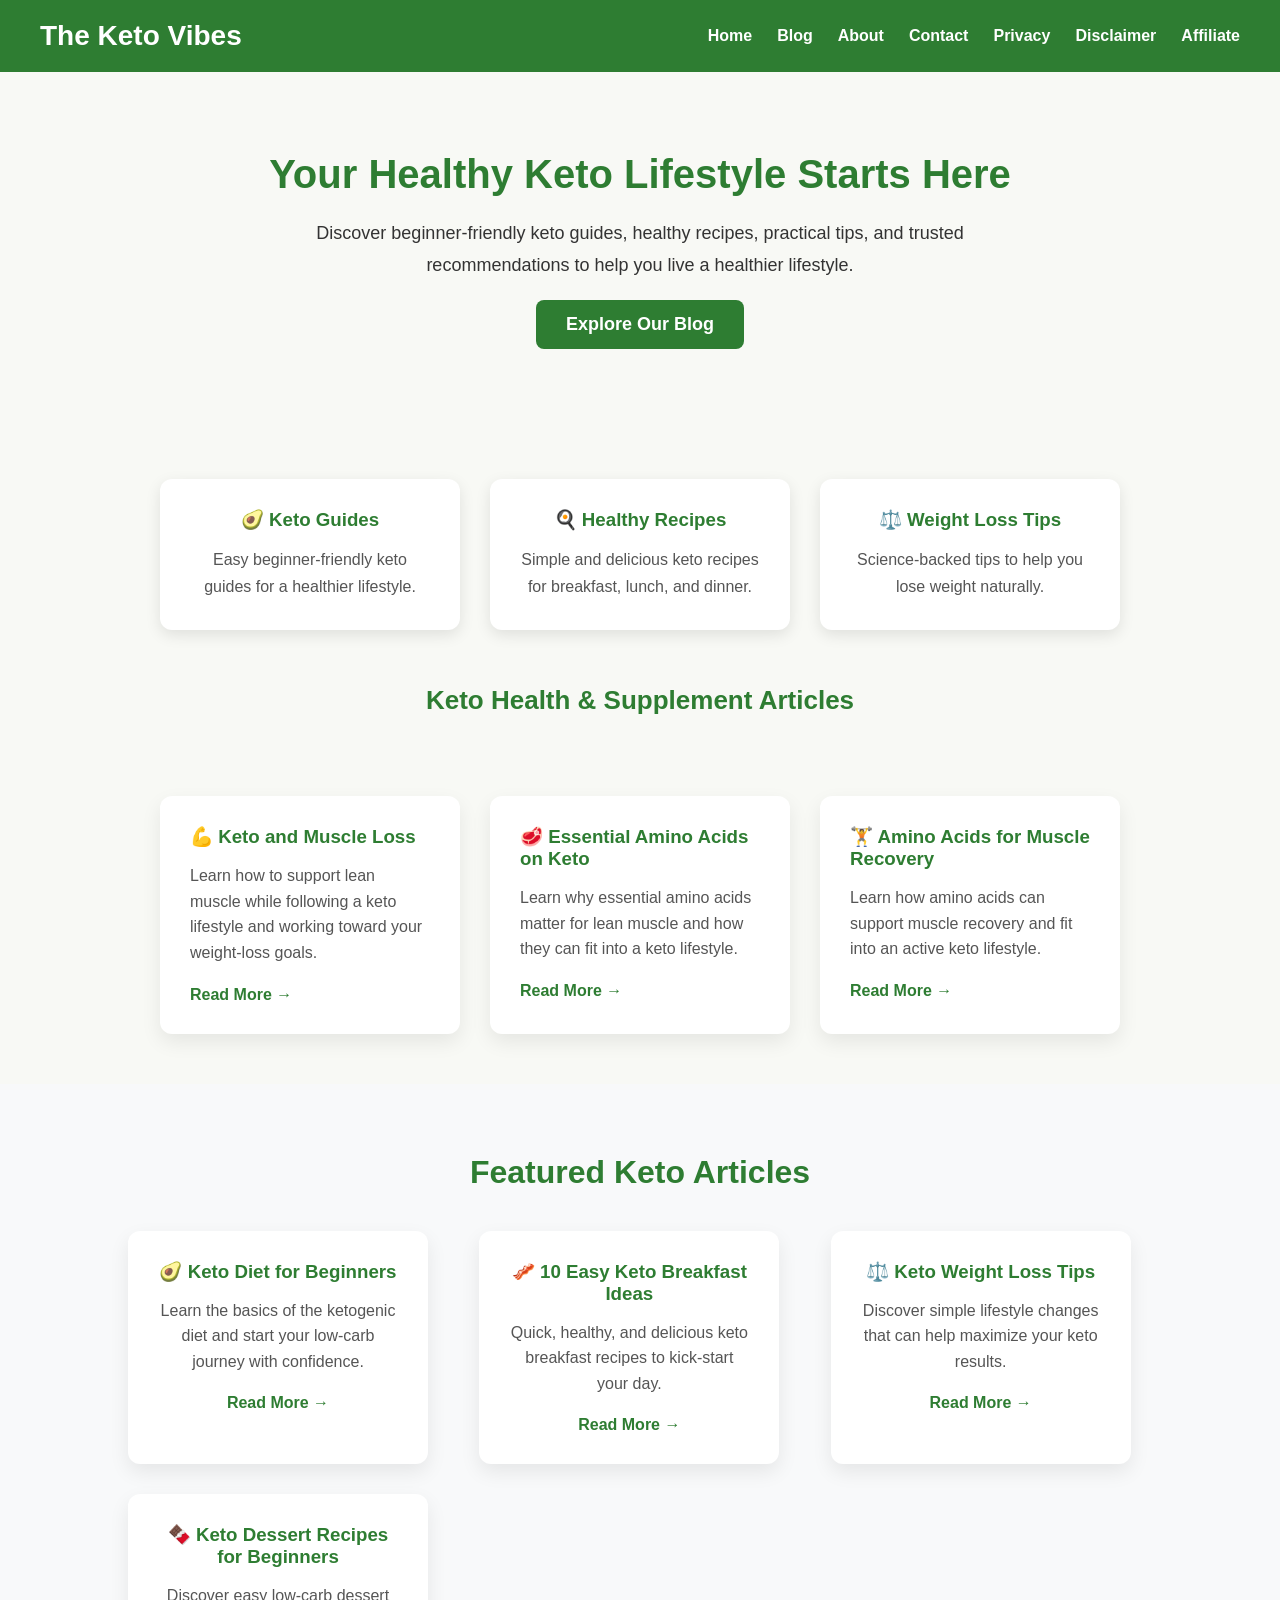
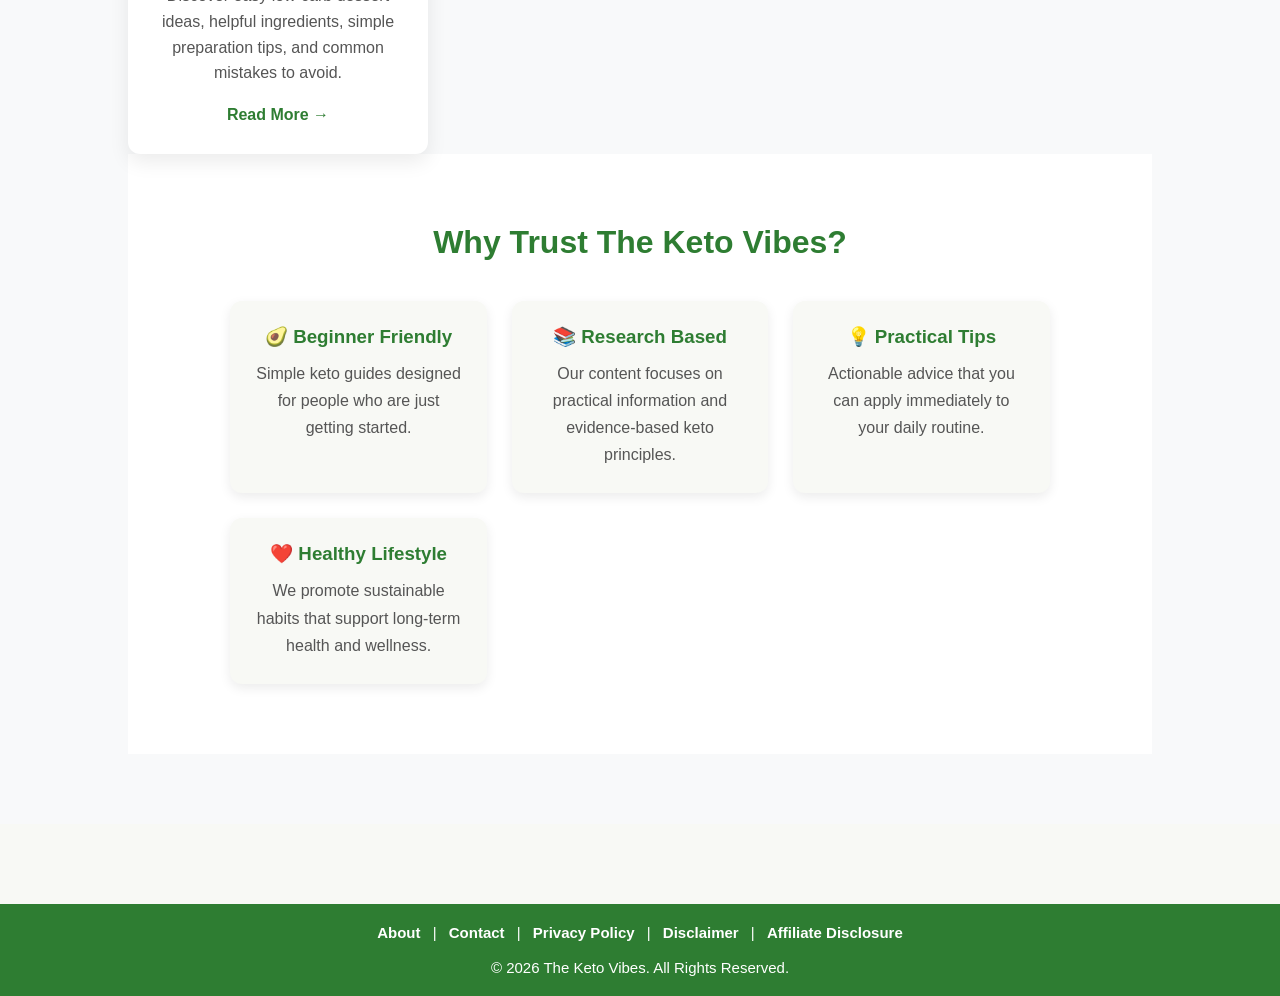
<file: index.html>
<!DOCTYPE html>
<html lang="en">

<head>
    <meta charset="UTF-8">
    <meta name="viewport" content="width=device-width, initial-scale=1.0">
    <title>The Keto Vibes</title>

    <!-- Pinterest Verification Code -->
    <meta name="p:domain_verify" content="71bf4c301d4aaff3ac8f7d37839d0670"/>

    <link rel="stylesheet" href="style.css">
</head>

<body>

    <header>
        <div class="logo">
            <h1>The Keto Vibes</h1>
        </div>

        <nav>
            <ul>
                <li><a href="index.html">Home</a></li>
            <li><a href="blog.html">Blog</a></li>
                <li><a href="about.html">About</a></li>
                <li><a href="contact.html">Contact</a></li>
                <li><a href="privacy-policy.html">Privacy</a></li>
                <li><a href="disclaimer.html">Disclaimer</a></li>
                <li><a href="affiliate-disclosure.html">Affiliate</a></li>
            </ul>
        </nav>
    </header>

    <main>

        <section class="hero">

    <h2>Your Healthy Keto Lifestyle Starts Here</h2>

    <p>
        Discover beginner-friendly keto guides, healthy recipes, practical tips, and trusted recommendations to help you live a healthier lifestyle.
    </p>

    <br>

    <a href="blog.html" class="btn">
        Explore Our Blog
    </a>

</section>
<section class="features">

    <div class="feature-card">
    <h3>🥑 Keto Guides</h3>
    <p>Easy beginner-friendly keto guides for a healthier lifestyle.</p>
</div>

<div class="feature-card">
    <h3>🍳 Healthy Recipes</h3>
    <p>Simple and delicious keto recipes for breakfast, lunch, and dinner.</p>
</div>

<div class="feature-card">
    <h3>⚖️ Weight Loss Tips</h3>
    <p>Science-backed tips to help you lose weight naturally.</p>
</div>

</section>
<h2 class="section-title">Keto Health & Supplement Articles</h2>
<section class="posts">

    <div class="post-card">
        <h3>💪 Keto and Muscle Loss</h3>
        <p>Learn how to support lean muscle while following a keto lifestyle and working toward your weight-loss goals.</p>
        <a href="keto-and-muscle-loss.html">Read More →</a>
    </div>

    <div class="post-card">
        <h3>🥩 Essential Amino Acids on Keto</h3>
        <p>Learn why essential amino acids matter for lean muscle and how they can fit into a keto lifestyle.</p>
        <a href="essential-amino-acids-on-keto.html">Read More →</a>
    </div>

    <div class="post-card">
        <h3>🏋️ Amino Acids for Muscle Recovery</h3>
        <p>Learn how amino acids can support muscle recovery and fit into an active keto lifestyle.</p>
        <a href="amino-acids-for-muscle-recovery.html">Read More →</a>
    </div>

</section>

    </main>
<section class="featured-posts">
    <h2>Featured Keto Articles</h2>

    <div class="posts-grid">

        <div class="post-card">
            <h3>🥑 Keto Diet for Beginners</h3>
            <p>Learn the basics of the ketogenic diet and start your low-carb journey with confidence.</p>
<a href="keto-diet-for-beginners.html">Read More →</a>        </div>

        <div class="post-card">
            <h3>🥓 10 Easy Keto Breakfast Ideas</h3>
            <p>Quick, healthy, and delicious keto breakfast recipes to kick-start your day.</p>
<a href="10-easy-keto-breakfast-ideas.html">Read More →</a>        </div>

        <div class="post-card">
            <h3>⚖️ Keto Weight Loss Tips</h3>
            <p>Discover simple lifestyle changes that can help maximize your keto results.</p>
<a href="keto-weight-loss-tips.html">Read More →</a>        </div>
<div class="post-card">
    <h3>🍫 Keto Dessert Recipes for Beginners</h3>
    <p>Discover easy low-carb dessert ideas, helpful ingredients, simple preparation tips, and common mistakes to avoid.</p>
    <a href="keto-dessert-recipes.html">Read More →</a>
</div>
    </div>
    <section class="trust-section">

<h2>Why Trust The Keto Vibes?</h2>

<div class="trust-grid">

<div class="trust-card">
<h3>🥑 Beginner Friendly</h3>
<p>Simple keto guides designed for people who are just getting started.</p>
</div>

<div class="trust-card">
<h3>📚 Research Based</h3>
<p>Our content focuses on practical information and evidence-based keto principles.</p>
</div>

<div class="trust-card">
<h3>💡 Practical Tips</h3>
<p>Actionable advice that you can apply immediately to your daily routine.</p>
</div>

<div class="trust-card">
<h3>❤️ Healthy Lifestyle</h3>
<p>We promote sustainable habits that support long-term health and wellness.</p>
</div>

</div>

</section>
</section>
    <footer>

    <p>
        <a href="about.html">About</a> |
        <a href="contact.html">Contact</a> |
        <a href="privacy-policy.html">Privacy Policy</a> |
        <a href="disclaimer.html">Disclaimer</a> |
        <a href="affiliate-disclosure.html">Affiliate Disclosure</a>
    </p>

    <br>

    <p>&copy; 2026 The Keto Vibes. All Rights Reserved.</p>

</footer>

</body>

</html>
</file>
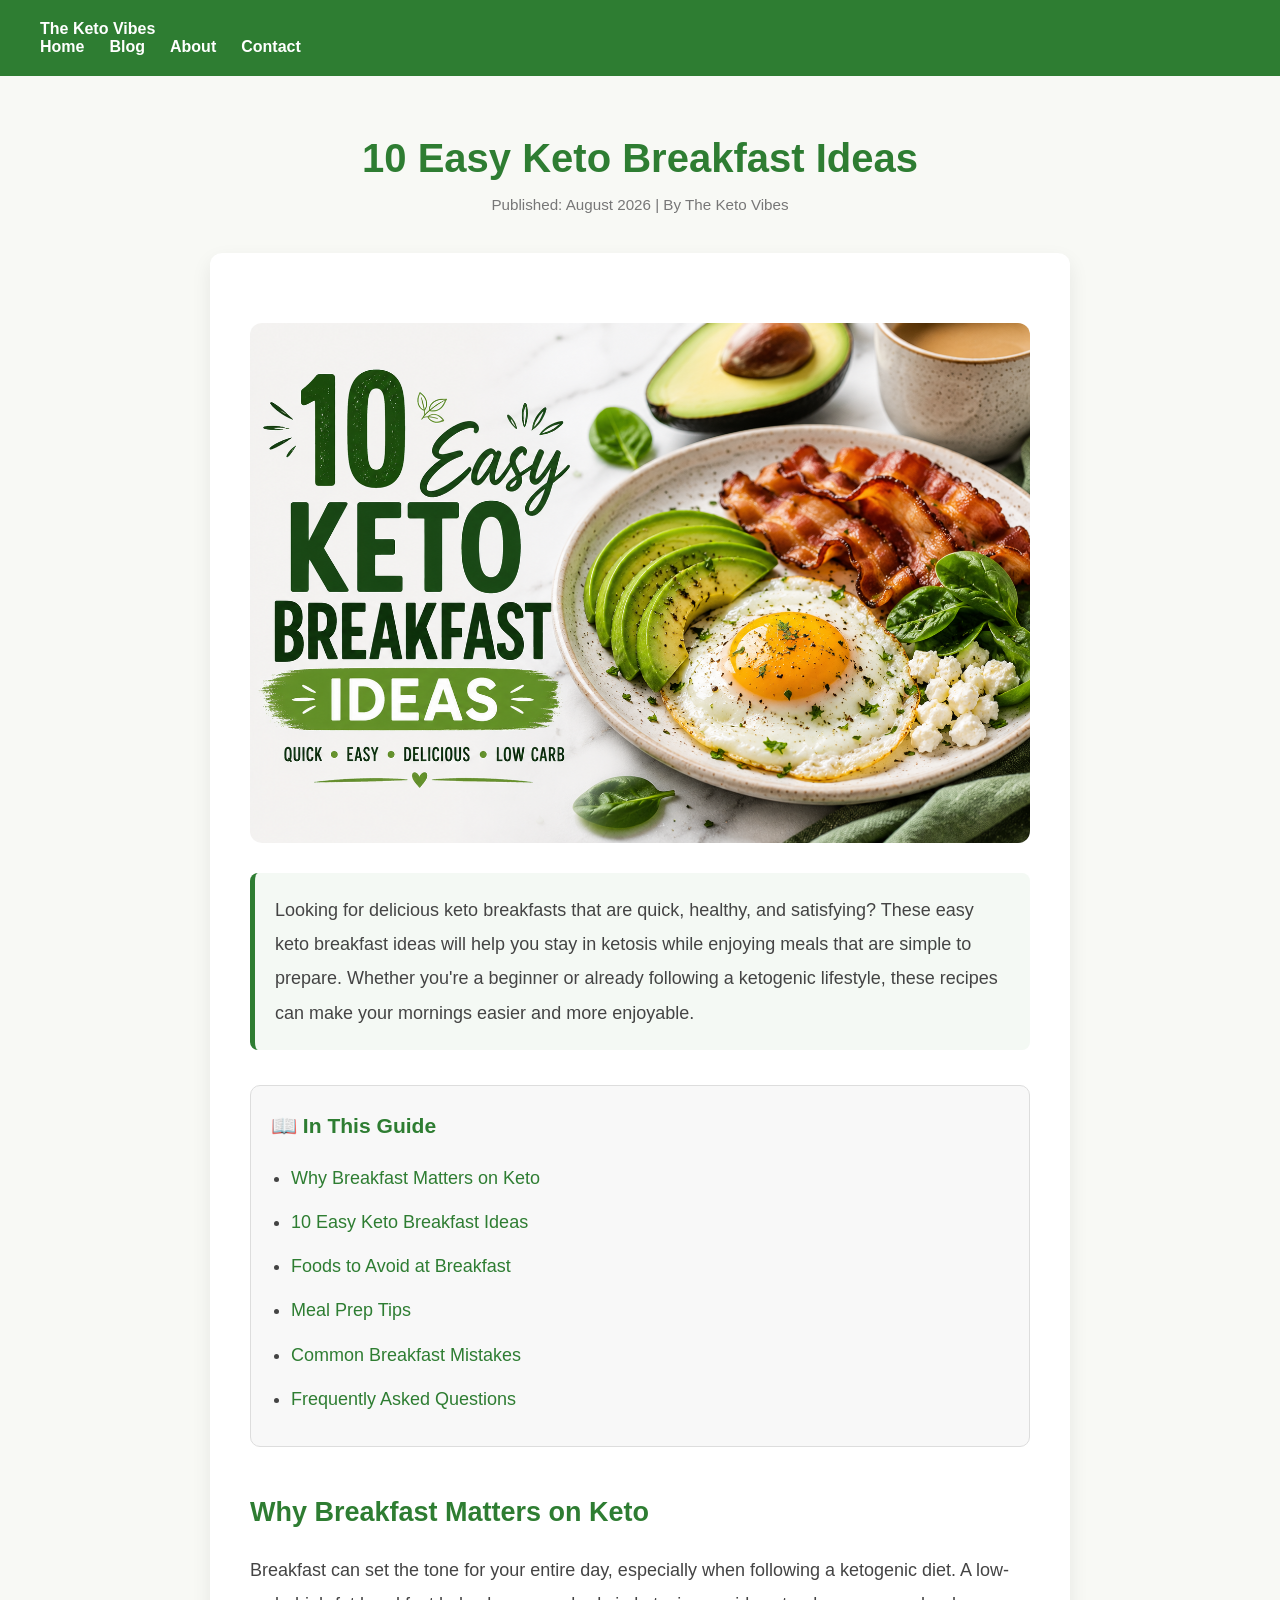
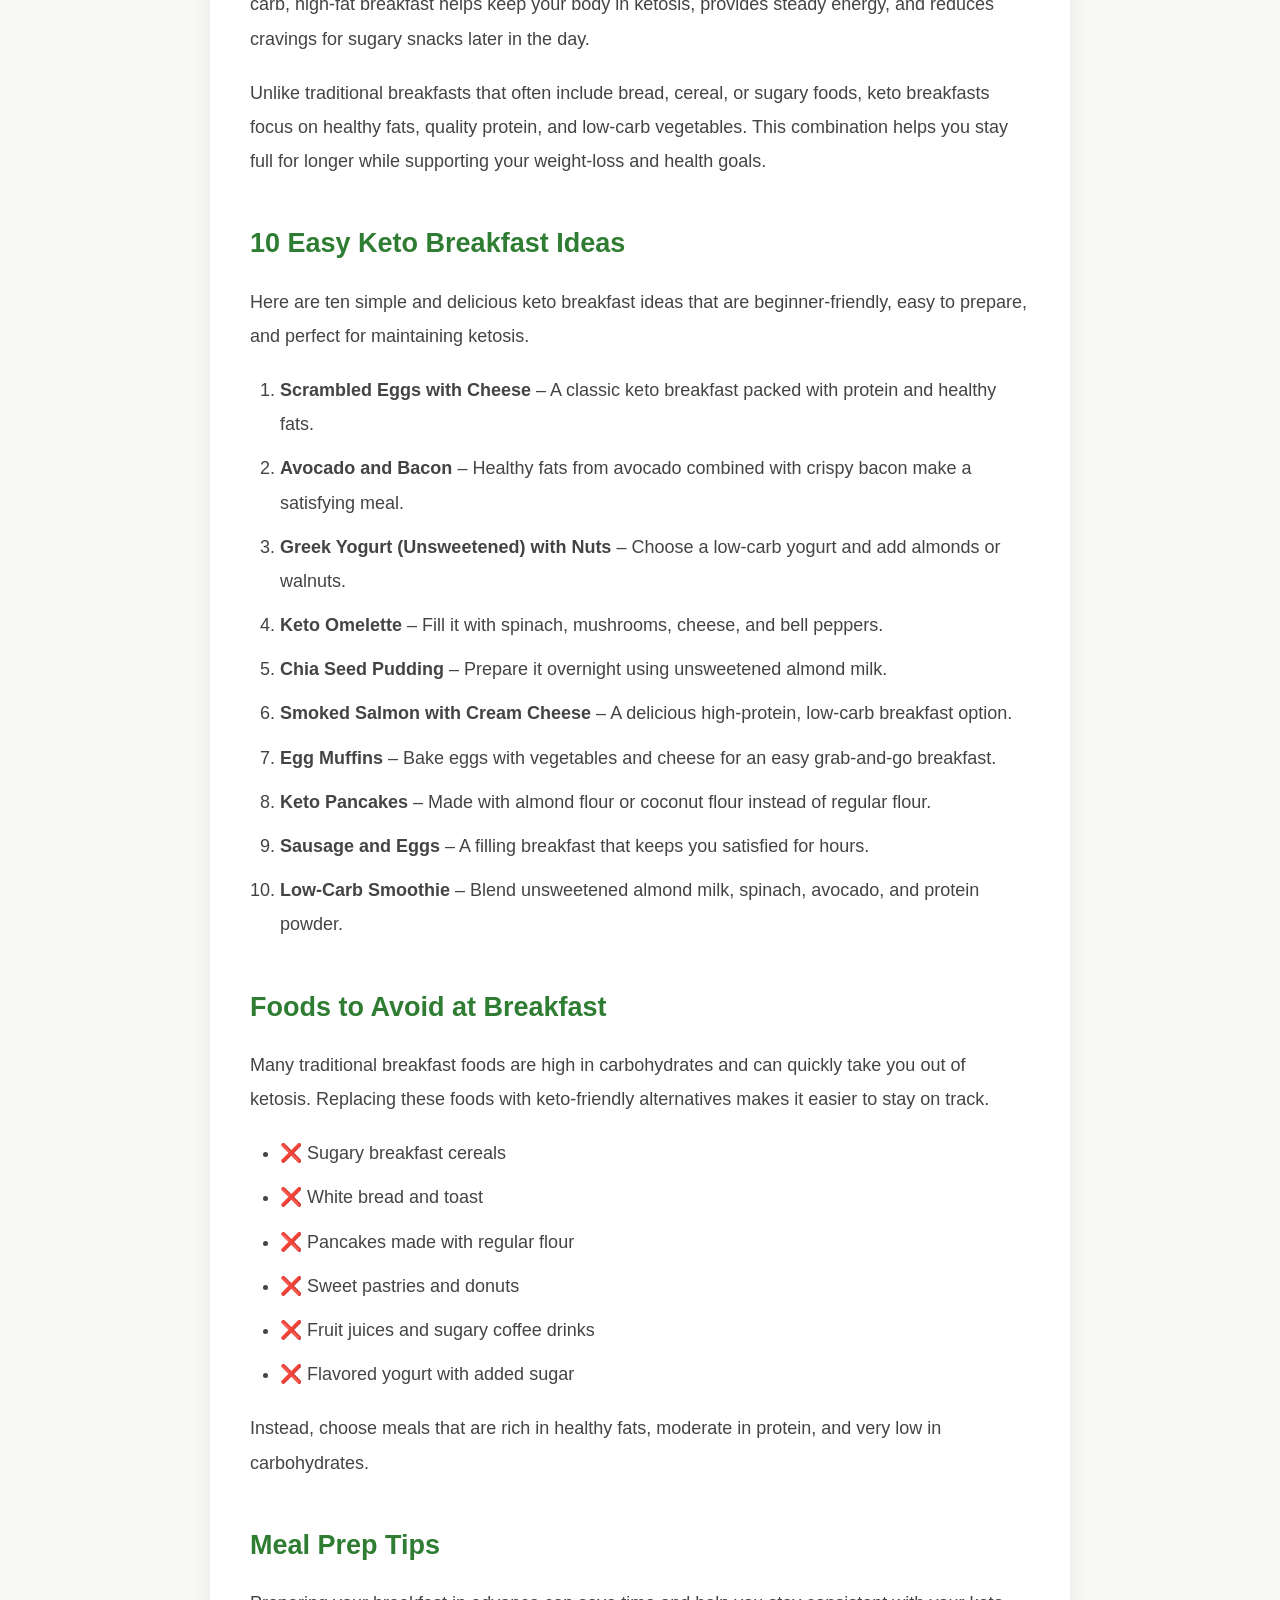
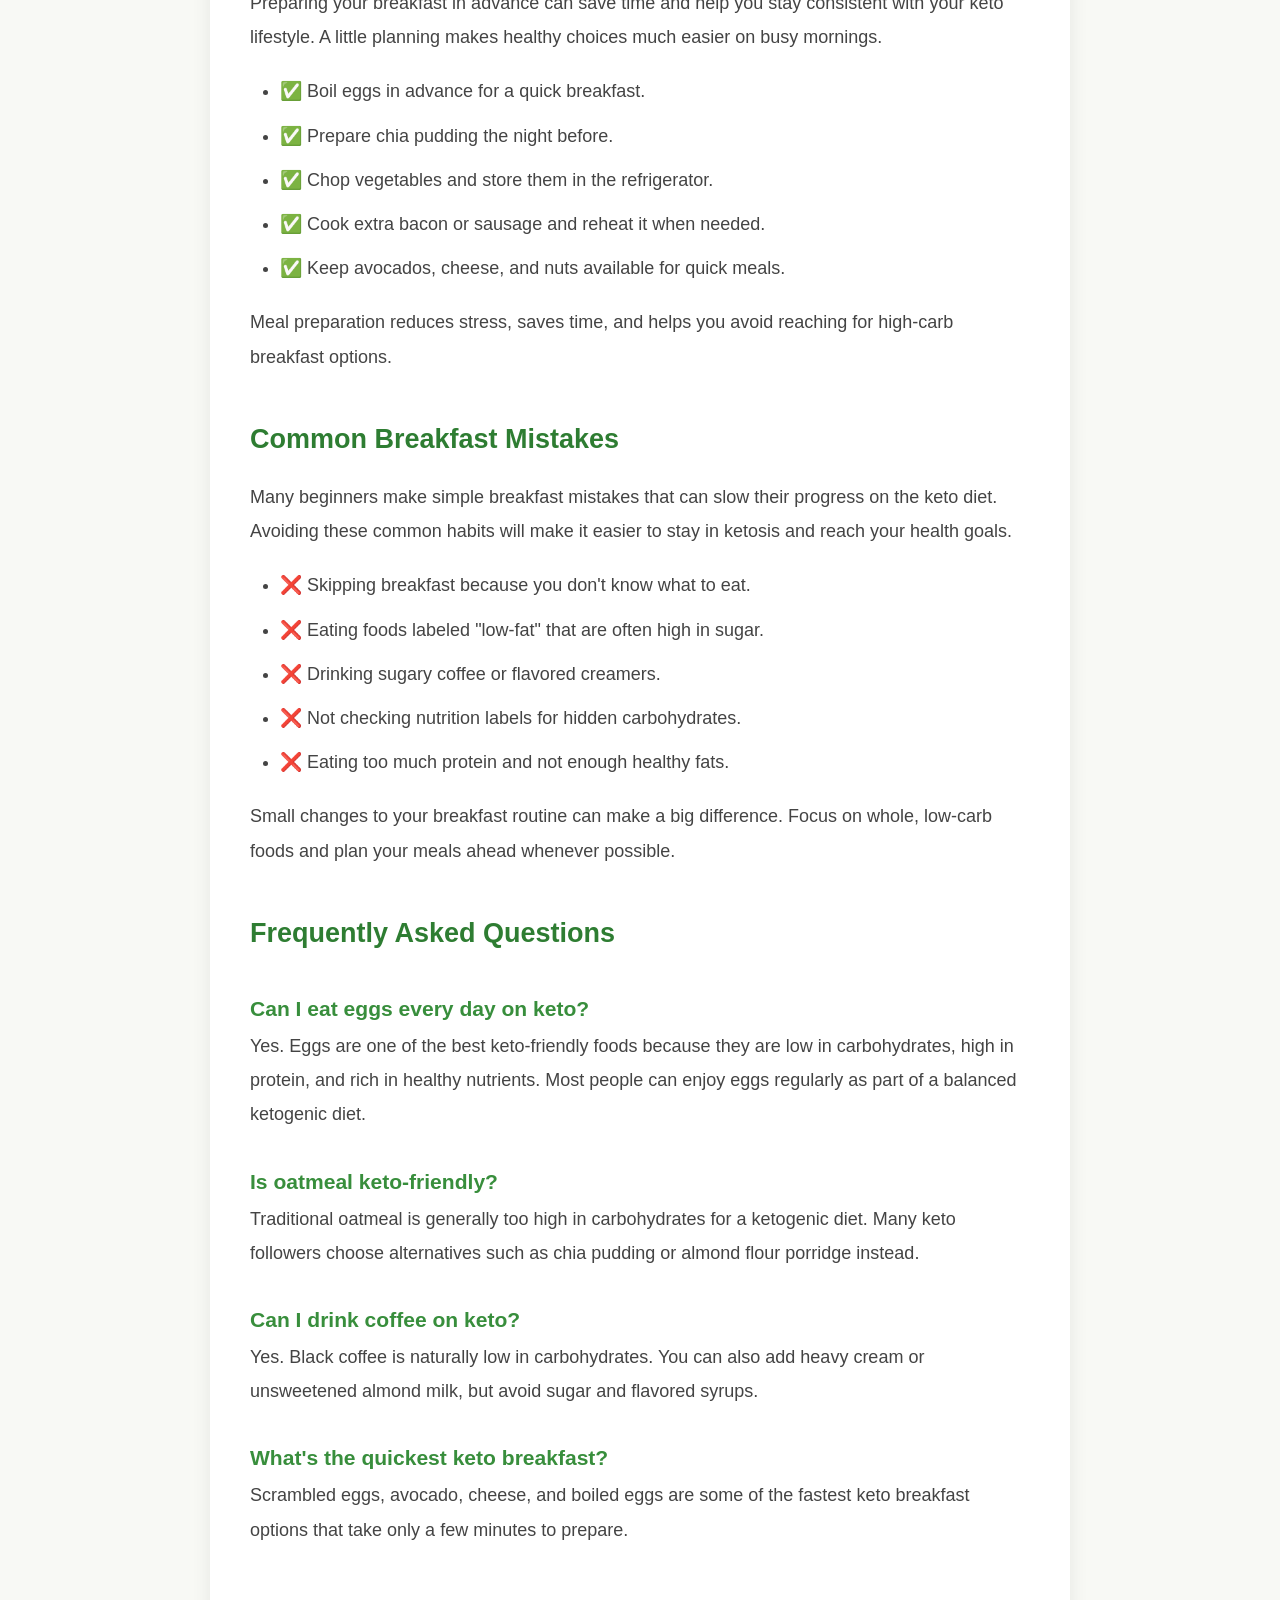
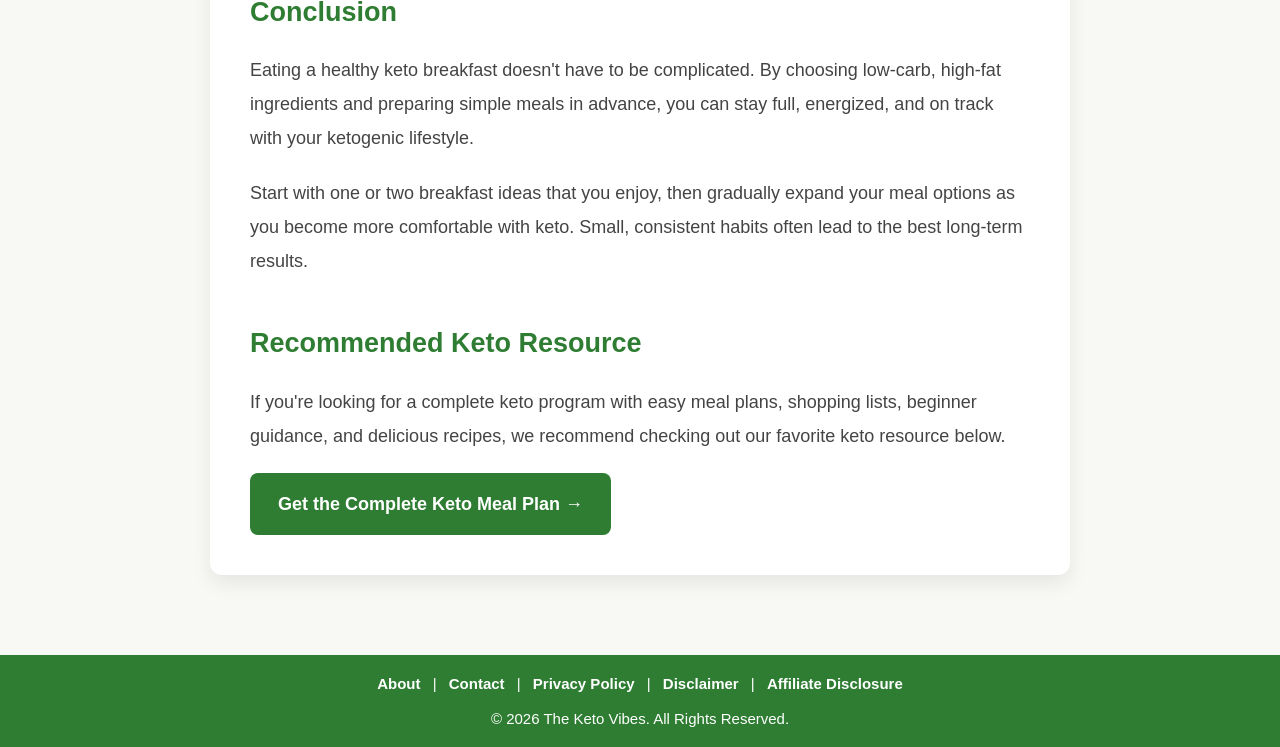
<file: 10-easy-keto-breakfast-ideas.html>
<!DOCTYPE html>
<html lang="en">

<head>

<meta charset="UTF-8">
<meta name="viewport" content="width=device-width, initial-scale=1.0">

<title>10 Easy Keto Breakfast Ideas | The Keto Vibes</title>

<link rel="stylesheet" href="style.css">

</head>

<body>

</body>

</html>
<header>

<nav>

<div class="logo">
<a href="index.html">The Keto Vibes</a>
</div>

<ul class="nav-links">

<li><a href="index.html">Home</a></li>

<li><a href="blog.html">Blog</a></li>

<li><a href="about.html">About</a></li>

<li><a href="contact.html">Contact</a></li>

</ul>

</nav>

</header>
<main class="article-page">

<section class="article-header">

<h1>10 Easy Keto Breakfast Ideas</h1>

<p class="article-meta">
Published: August 2026 | By The Keto Vibes
</p>

</section>

<section class="article-content">
<img src="images/blog/keto-breakfast-ideas.png"
     alt="10 Easy Keto Breakfast Ideas"
     class="featured-image">

<div class="article-intro">

<p>
Looking for delicious keto breakfasts that are quick, healthy, and satisfying? These easy keto breakfast ideas will help you stay in ketosis while enjoying meals that are simple to prepare. Whether you're a beginner or already following a ketogenic lifestyle, these recipes can make your mornings easier and more enjoyable.
</p>

</div>
<div class="table-of-contents">

<h3>📖 In This Guide</h3>

<ul>

<li><a href="#why-breakfast-matters">Why Breakfast Matters on Keto</a></li>

<li><a href="#breakfast-ideas">10 Easy Keto Breakfast Ideas</a></li>

<li><a href="#foods-to-avoid">Foods to Avoid at Breakfast</a></li>

<li><a href="#meal-prep-tips">Meal Prep Tips</a></li>

<li><a href="#common-mistakes">Common Breakfast Mistakes</a></li>

<li><a href="#faq">Frequently Asked Questions</a></li>

</ul>

</div>
<h2 id="why-breakfast-matters">Why Breakfast Matters on Keto</h2>

<p>
Breakfast can set the tone for your entire day, especially when following a ketogenic diet. A low-carb, high-fat breakfast helps keep your body in ketosis, provides steady energy, and reduces cravings for sugary snacks later in the day.
</p>

<p>
Unlike traditional breakfasts that often include bread, cereal, or sugary foods, keto breakfasts focus on healthy fats, quality protein, and low-carb vegetables. This combination helps you stay full for longer while supporting your weight-loss and health goals.
</p>
<h2 id="breakfast-ideas">10 Easy Keto Breakfast Ideas</h2>

<p>
Here are ten simple and delicious keto breakfast ideas that are beginner-friendly, easy to prepare, and perfect for maintaining ketosis.
</p>

<ol>

<li><strong>Scrambled Eggs with Cheese</strong> – A classic keto breakfast packed with protein and healthy fats.</li>

<li><strong>Avocado and Bacon</strong> – Healthy fats from avocado combined with crispy bacon make a satisfying meal.</li>

<li><strong>Greek Yogurt (Unsweetened) with Nuts</strong> – Choose a low-carb yogurt and add almonds or walnuts.</li>

<li><strong>Keto Omelette</strong> – Fill it with spinach, mushrooms, cheese, and bell peppers.</li>

<li><strong>Chia Seed Pudding</strong> – Prepare it overnight using unsweetened almond milk.</li>

<li><strong>Smoked Salmon with Cream Cheese</strong> – A delicious high-protein, low-carb breakfast option.</li>

<li><strong>Egg Muffins</strong> – Bake eggs with vegetables and cheese for an easy grab-and-go breakfast.</li>

<li><strong>Keto Pancakes</strong> – Made with almond flour or coconut flour instead of regular flour.</li>

<li><strong>Sausage and Eggs</strong> – A filling breakfast that keeps you satisfied for hours.</li>

<li><strong>Low-Carb Smoothie</strong> – Blend unsweetened almond milk, spinach, avocado, and protein powder.</li>

</ol>
<h2 id="foods-to-avoid">Foods to Avoid at Breakfast</h2>

<p>
Many traditional breakfast foods are high in carbohydrates and can quickly take you out of ketosis. Replacing these foods with keto-friendly alternatives makes it easier to stay on track.
</p>

<ul>

<li>❌ Sugary breakfast cereals</li>

<li>❌ White bread and toast</li>

<li>❌ Pancakes made with regular flour</li>

<li>❌ Sweet pastries and donuts</li>

<li>❌ Fruit juices and sugary coffee drinks</li>

<li>❌ Flavored yogurt with added sugar</li>

</ul>

<p>
Instead, choose meals that are rich in healthy fats, moderate in protein, and very low in carbohydrates.
</p>
<h2 id="meal-prep-tips">Meal Prep Tips</h2>

<p>
Preparing your breakfast in advance can save time and help you stay consistent with your keto lifestyle. A little planning makes healthy choices much easier on busy mornings.
</p>

<ul>

<li>✅ Boil eggs in advance for a quick breakfast.</li>

<li>✅ Prepare chia pudding the night before.</li>

<li>✅ Chop vegetables and store them in the refrigerator.</li>

<li>✅ Cook extra bacon or sausage and reheat it when needed.</li>

<li>✅ Keep avocados, cheese, and nuts available for quick meals.</li>

</ul>

<p>
Meal preparation reduces stress, saves time, and helps you avoid reaching for high-carb breakfast options.
</p>
<h2 id="common-mistakes">Common Breakfast Mistakes</h2>

<p>
Many beginners make simple breakfast mistakes that can slow their progress on the keto diet. Avoiding these common habits will make it easier to stay in ketosis and reach your health goals.
</p>

<ul>

<li>❌ Skipping breakfast because you don't know what to eat.</li>

<li>❌ Eating foods labeled "low-fat" that are often high in sugar.</li>

<li>❌ Drinking sugary coffee or flavored creamers.</li>

<li>❌ Not checking nutrition labels for hidden carbohydrates.</li>

<li>❌ Eating too much protein and not enough healthy fats.</li>

</ul>

<p>
Small changes to your breakfast routine can make a big difference. Focus on whole, low-carb foods and plan your meals ahead whenever possible.
</p>
<h2 id="faq">Frequently Asked Questions</h2>

<h3>Can I eat eggs every day on keto?</h3>

<p>
Yes. Eggs are one of the best keto-friendly foods because they are low in carbohydrates, high in protein, and rich in healthy nutrients. Most people can enjoy eggs regularly as part of a balanced ketogenic diet.
</p>

<h3>Is oatmeal keto-friendly?</h3>

<p>
Traditional oatmeal is generally too high in carbohydrates for a ketogenic diet. Many keto followers choose alternatives such as chia pudding or almond flour porridge instead.
</p>

<h3>Can I drink coffee on keto?</h3>

<p>
Yes. Black coffee is naturally low in carbohydrates. You can also add heavy cream or unsweetened almond milk, but avoid sugar and flavored syrups.
</p>

<h3>What's the quickest keto breakfast?</h3>

<p>
Scrambled eggs, avocado, cheese, and boiled eggs are some of the fastest keto breakfast options that take only a few minutes to prepare.
</p>
<h2>Conclusion</h2>

<p>
Eating a healthy keto breakfast doesn't have to be complicated. By choosing low-carb, high-fat ingredients and preparing simple meals in advance, you can stay full, energized, and on track with your ketogenic lifestyle.
</p>

<p>
Start with one or two breakfast ideas that you enjoy, then gradually expand your meal options as you become more comfortable with keto. Small, consistent habits often lead to the best long-term results.
</p>
<div class="article-recommendation">

<h2>Recommended Keto Resource</h2>

<p>
If you're looking for a complete keto program with easy meal plans, shopping lists, beginner guidance, and delicious recipes, we recommend checking out our favorite keto resource below.
</p>

<a href="https://www.claudiacaldwell.com/oto-uf61a?el=splittest-1214-bradflow-control&aff=ketovibesonli53b1"
target="_blank"
class="recommend-btn">

Get the Complete Keto Meal Plan →

</a>

</div>
</section>

</main>
<footer>

<p>

<a href="about.html">About</a> |

<a href="contact.html">Contact</a> |

<a href="privacy-policy.html">Privacy Policy</a> |

<a href="disclaimer.html">Disclaimer</a> |

<a href="affiliate-disclosure.html">Affiliate Disclosure</a>

</p>

<br>

<p>

© 2026 The Keto Vibes. All Rights Reserved.

</p>

</footer>
</file>
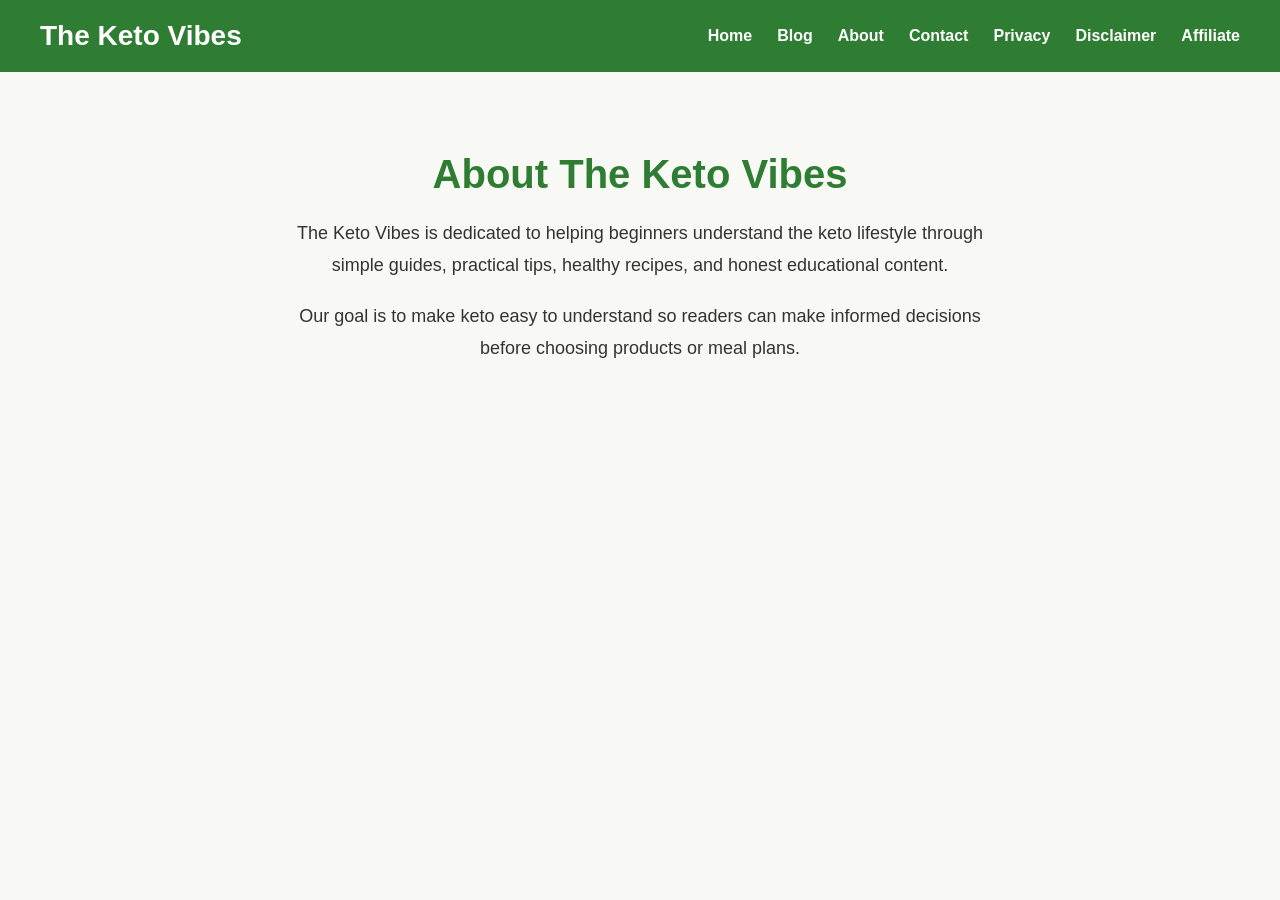
<file: about.html>
<!DOCTYPE html>
<html lang="en">

<head>
    <meta charset="UTF-8">
    <meta name="viewport" content="width=device-width, initial-scale=1.0">
    <title>About - The Keto Vibes</title>

    <link rel="stylesheet" href="style.css">
</head>

<body>

    <header>
        <div class="logo">
            <h1>The Keto Vibes</h1>
        </div>

        <nav>
            <ul>
                <li><a href="index.html">Home</a></li>
                <li><a href="#">Blog</a></li>
                <li><a href="about.html">About</a></li>
                <li><a href="contact.html">Contact</a></li>
                <li><a href="privacy-policy.html">Privacy</a></li>
                <li><a href="disclaimer.html">Disclaimer</a></li>
                <li><a href="affiliate-disclosure.html">Affiliate</a></li>
            </ul>
        </nav>
    </header>

    <main>

        <section class="hero">

            <h2>About The Keto Vibes</h2>

            <p>
                The Keto Vibes is dedicated to helping beginners understand
                the keto lifestyle through simple guides, practical tips,
                healthy recipes, and honest educational content.
            </p>

            <br>

            <p>
                Our goal is to make keto easy to understand so readers can
                make informed decisions before choosing products or meal plans.
            </p>

        </section>

    </main>

</body>

</html>
</file>
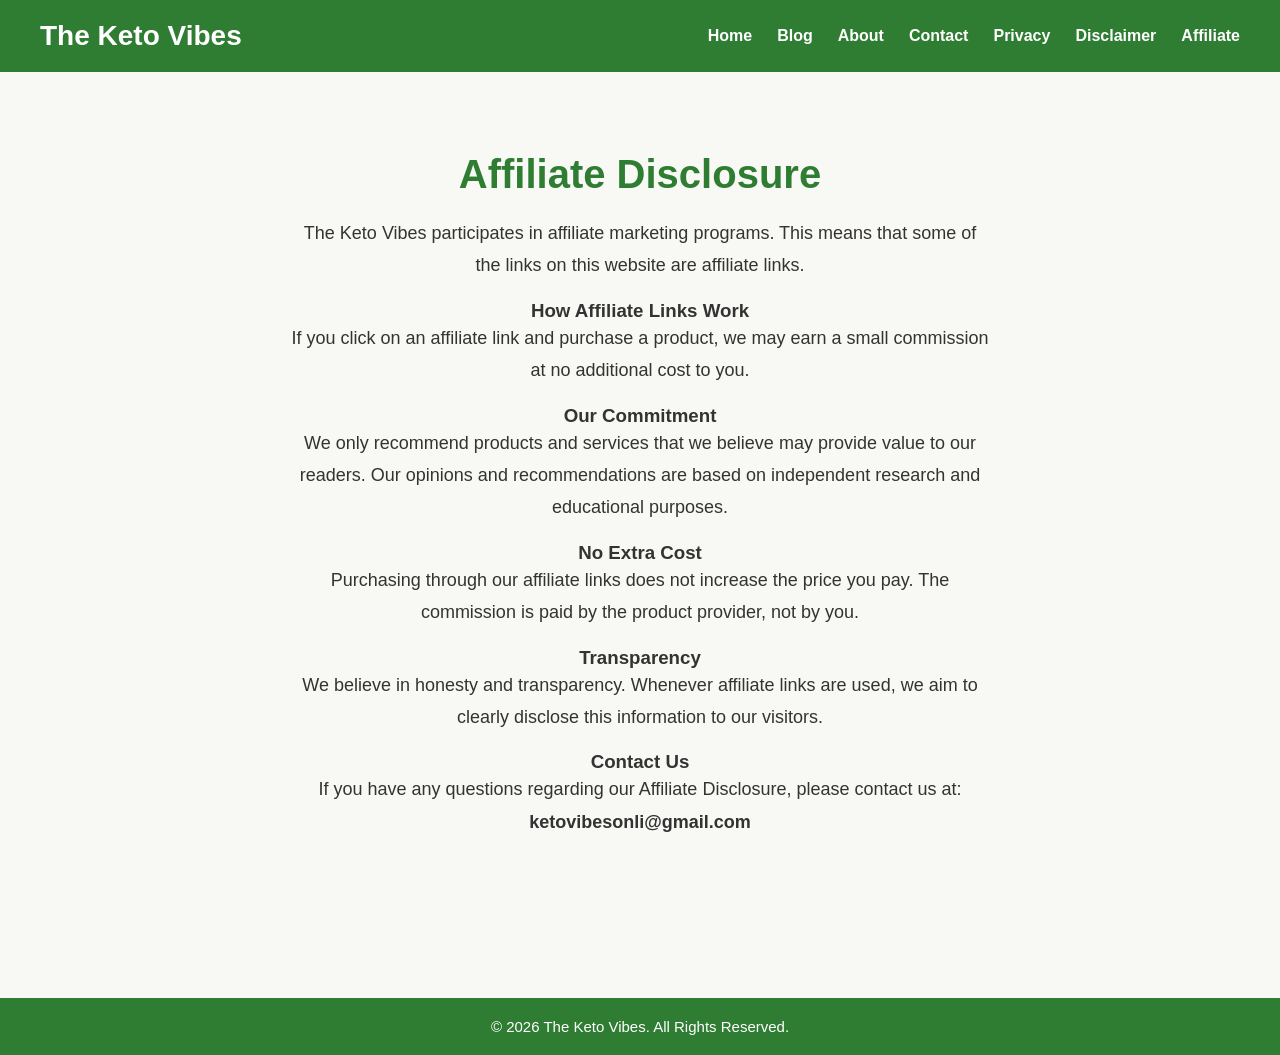
<file: affiliate-disclosure.html>
<!DOCTYPE html>
<html lang="en">

<head>
    <meta charset="UTF-8">
    <meta name="viewport" content="width=device-width, initial-scale=1.0">
    <title>Affiliate Disclosure - The Keto Vibes</title>

    <link rel="stylesheet" href="style.css">
</head>

<body>

    <header>
        <div class="logo">
            <h1>The Keto Vibes</h1>
        </div>

        <nav>
            <ul>
                <li><a href="index.html">Home</a></li>
                <li><a href="blog.html">Blog</a></li>
                <li><a href="about.html">About</a></li>
                <li><a href="contact.html">Contact</a></li>
                <li><a href="privacy-policy.html">Privacy</a></li>
                <li><a href="disclaimer.html">Disclaimer</a></li>
                <li><a href="affiliate-disclosure.html">Affiliate</a></li>
            </ul>
        </nav>
    </header>

    <main>

        <section class="hero">

            <h2>Affiliate Disclosure</h2>

            <p>
                The Keto Vibes participates in affiliate marketing programs.
                This means that some of the links on this website are affiliate
                links.
            </p>

            <br>

            <h3>How Affiliate Links Work</h3>

            <p>
                If you click on an affiliate link and purchase a product,
                we may earn a small commission at no additional cost to you.
            </p>

            <br>

            <h3>Our Commitment</h3>

            <p>
                We only recommend products and services that we believe may
                provide value to our readers. Our opinions and recommendations
                are based on independent research and educational purposes.
            </p>

            <br>

            <h3>No Extra Cost</h3>

            <p>
                Purchasing through our affiliate links does not increase the
                price you pay. The commission is paid by the product provider,
                not by you.
            </p>

            <br>

            <h3>Transparency</h3>

            <p>
                We believe in honesty and transparency. Whenever affiliate
                links are used, we aim to clearly disclose this information
                to our visitors.
            </p>

            <br>

            <h3>Contact Us</h3>

            <p>
                If you have any questions regarding our Affiliate Disclosure,
                please contact us at:
            </p>

            <p><strong>ketovibesonli@gmail.com</strong></p>

        </section>

    </main>

    <footer>
        <p>&copy; 2026 The Keto Vibes. All Rights Reserved.</p>
    </footer>

</body>

</html>
</file>
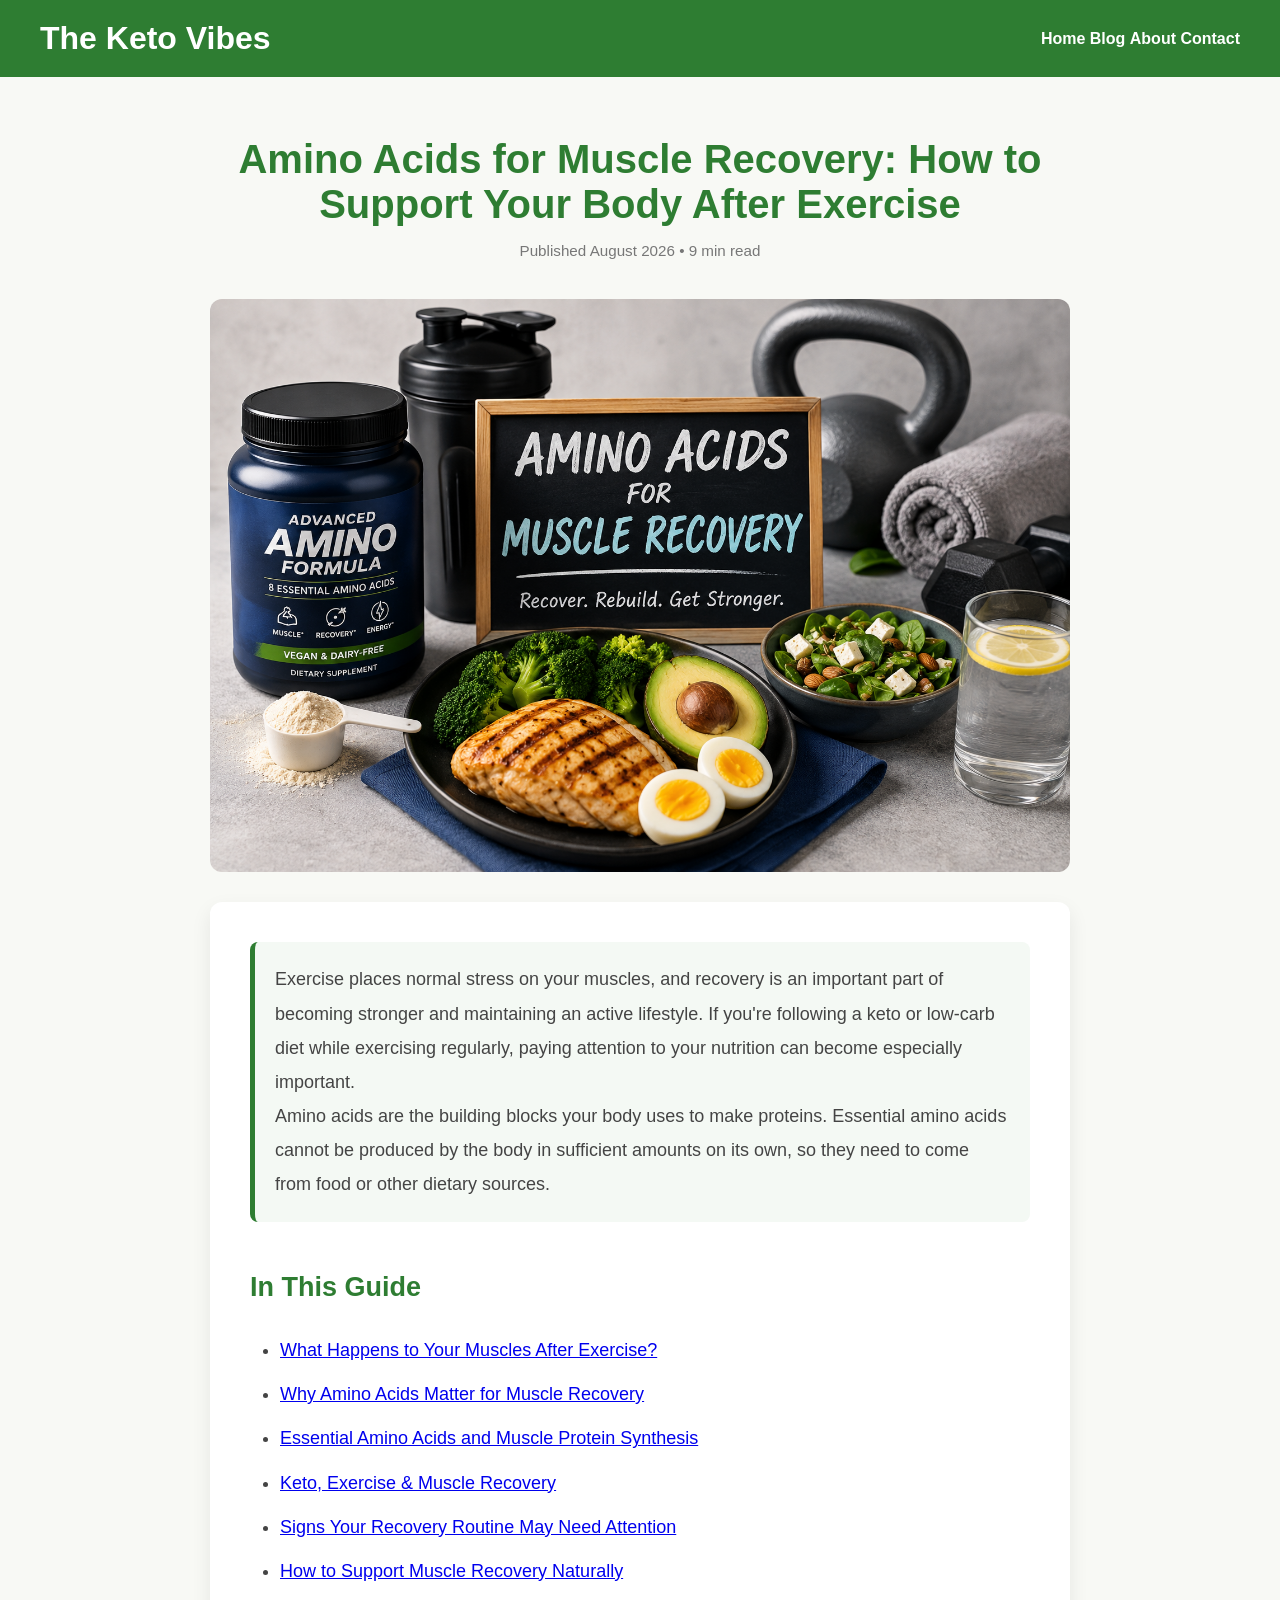
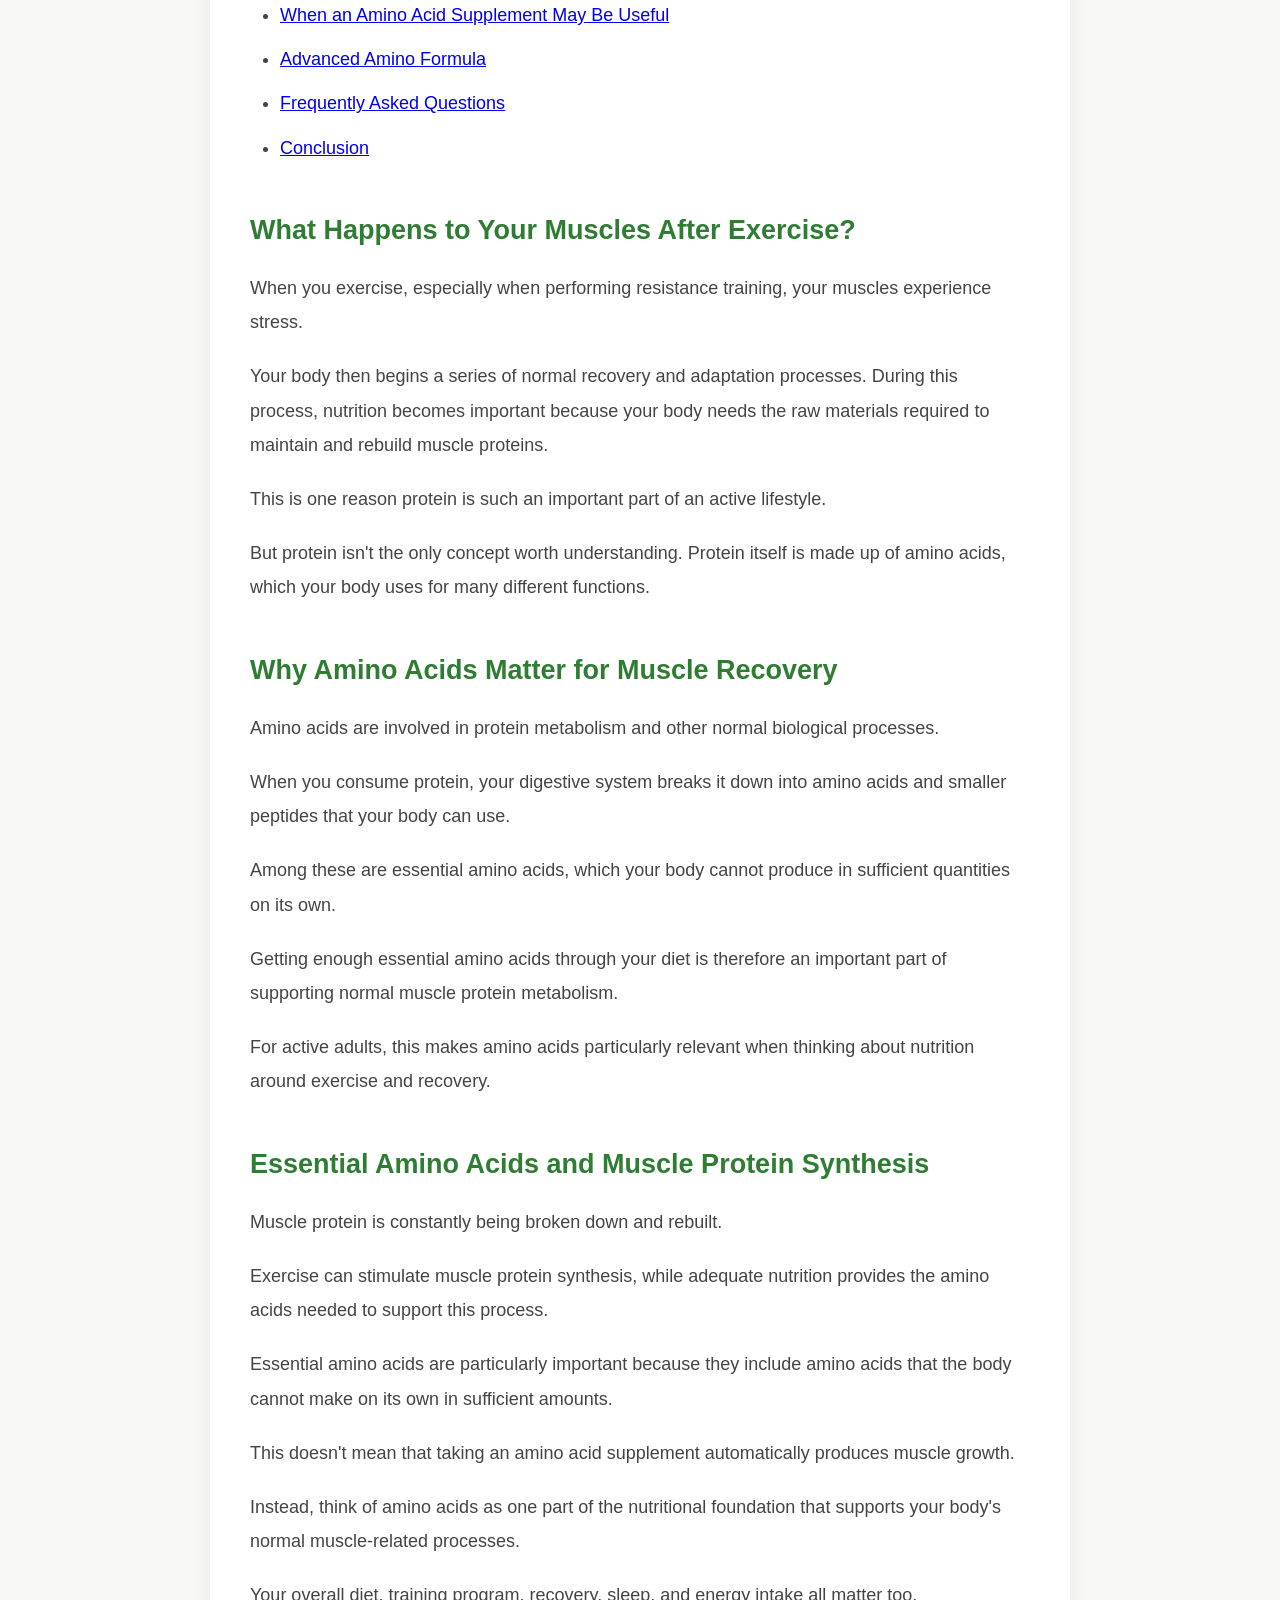
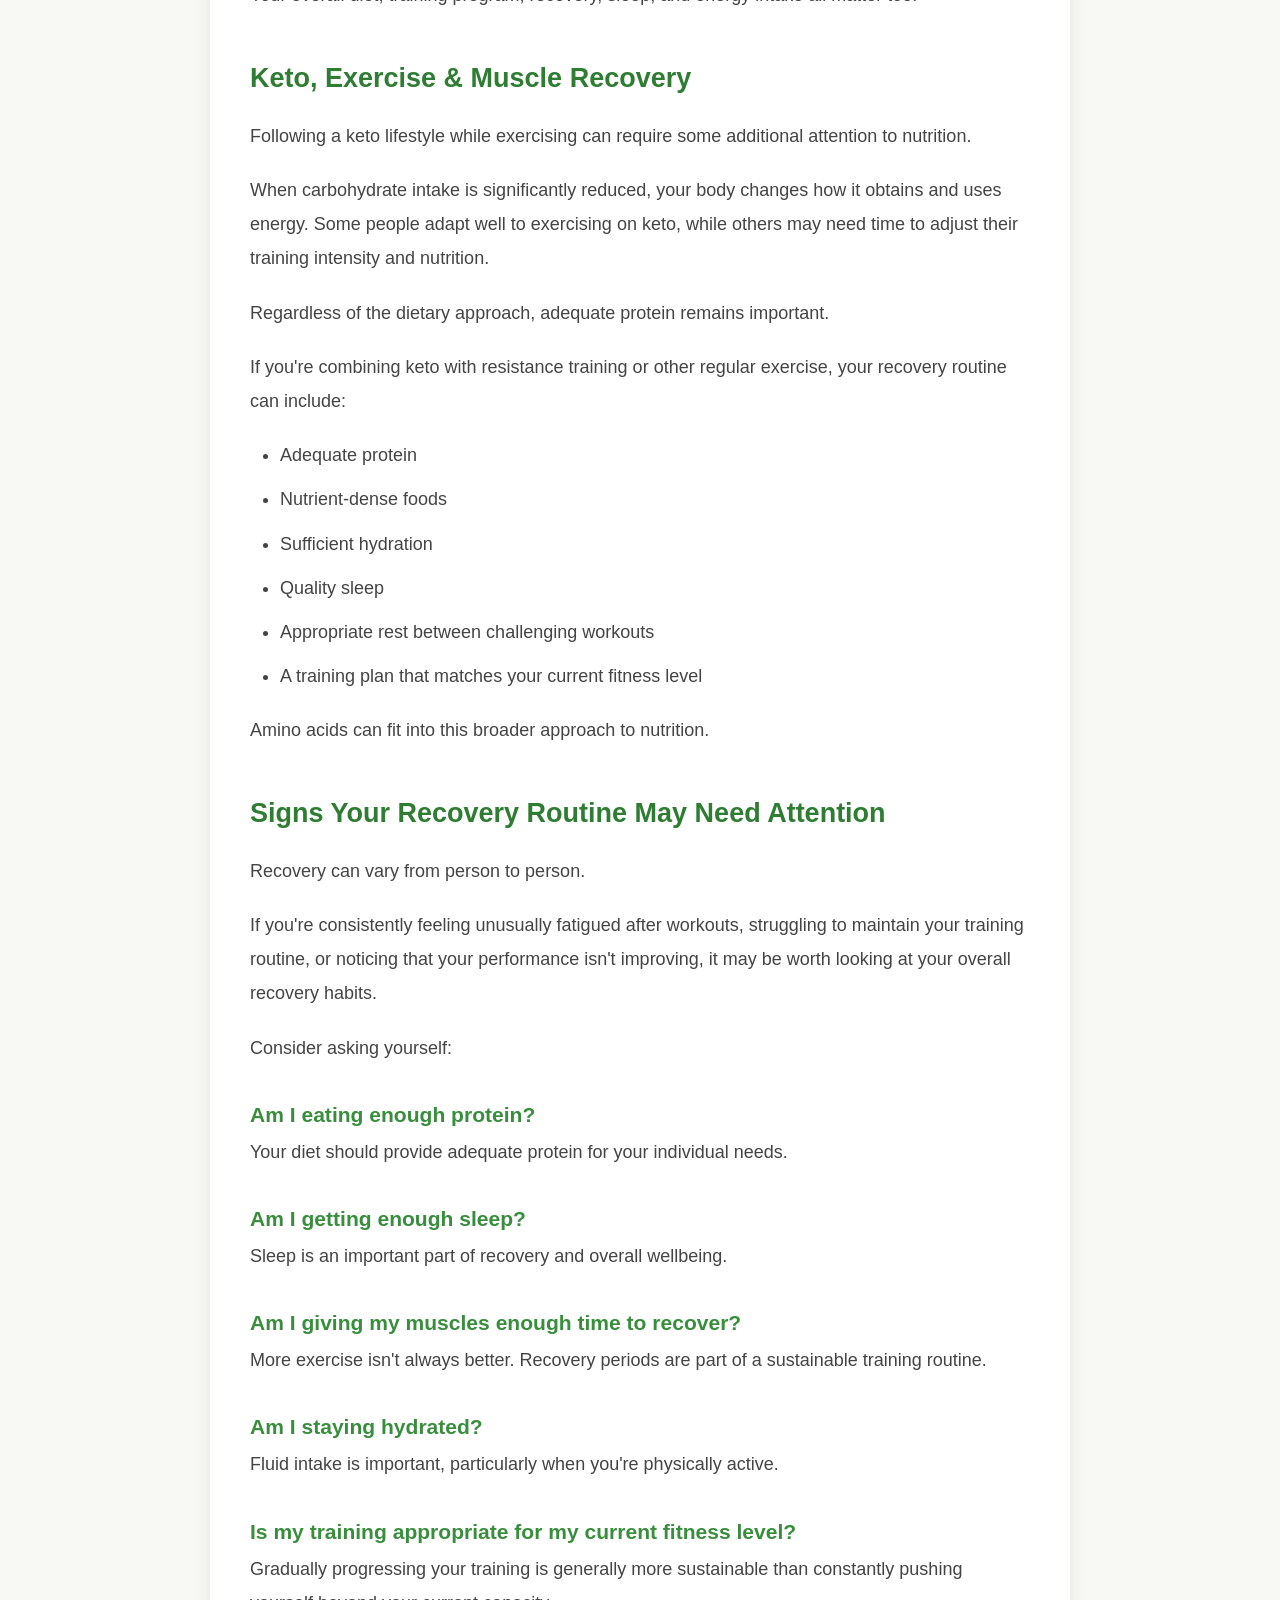
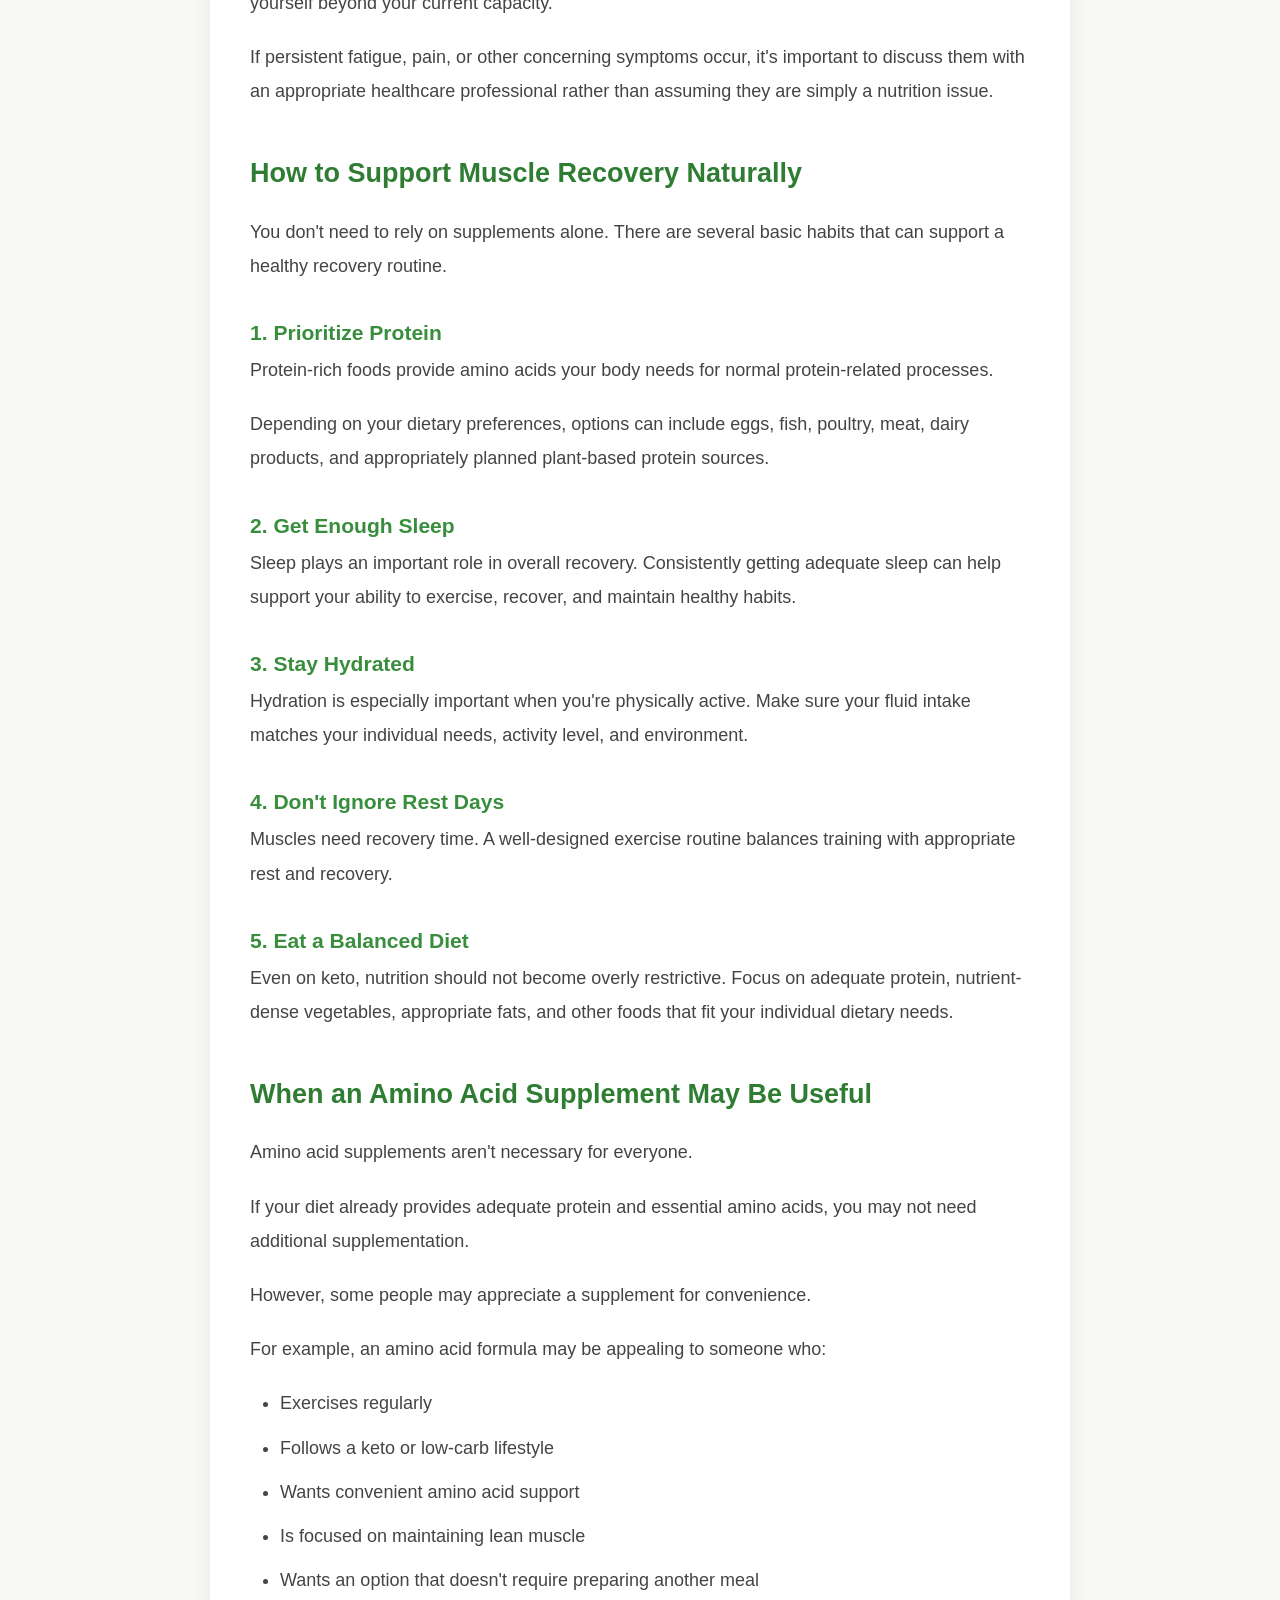
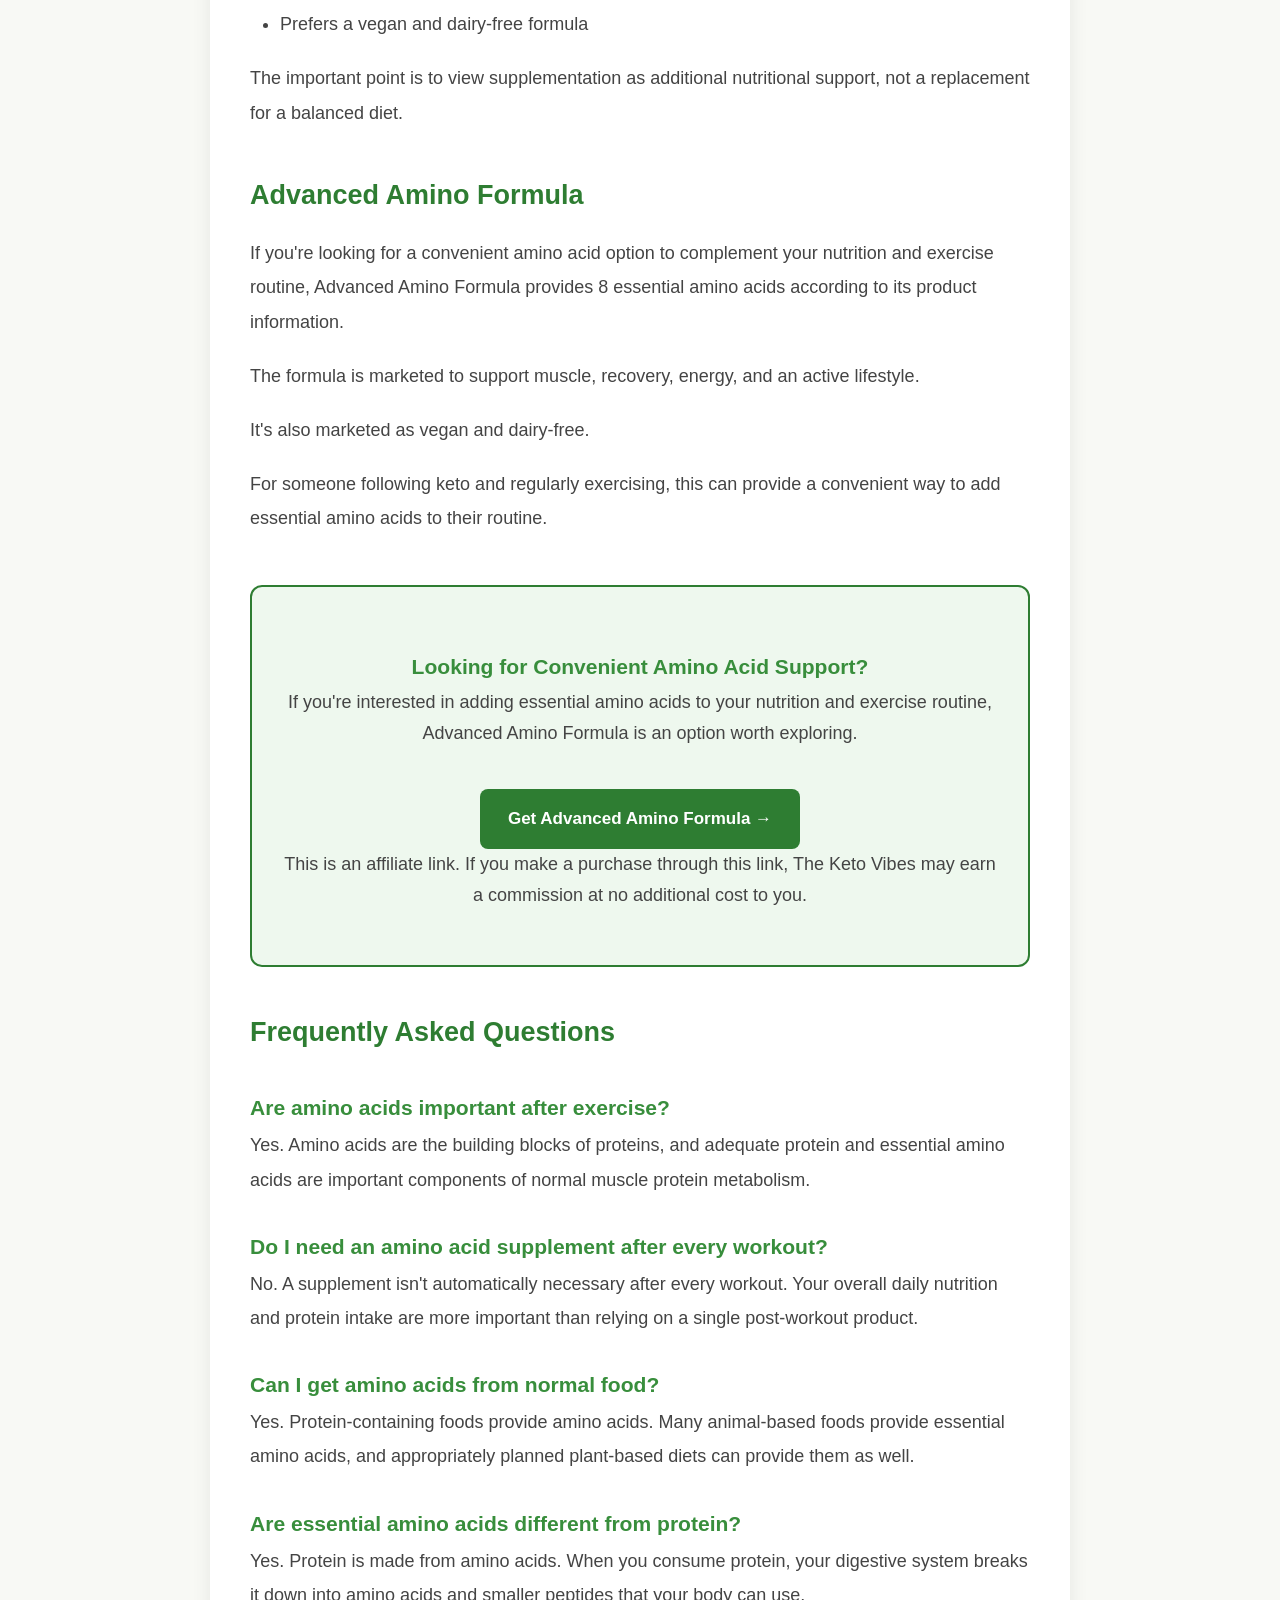
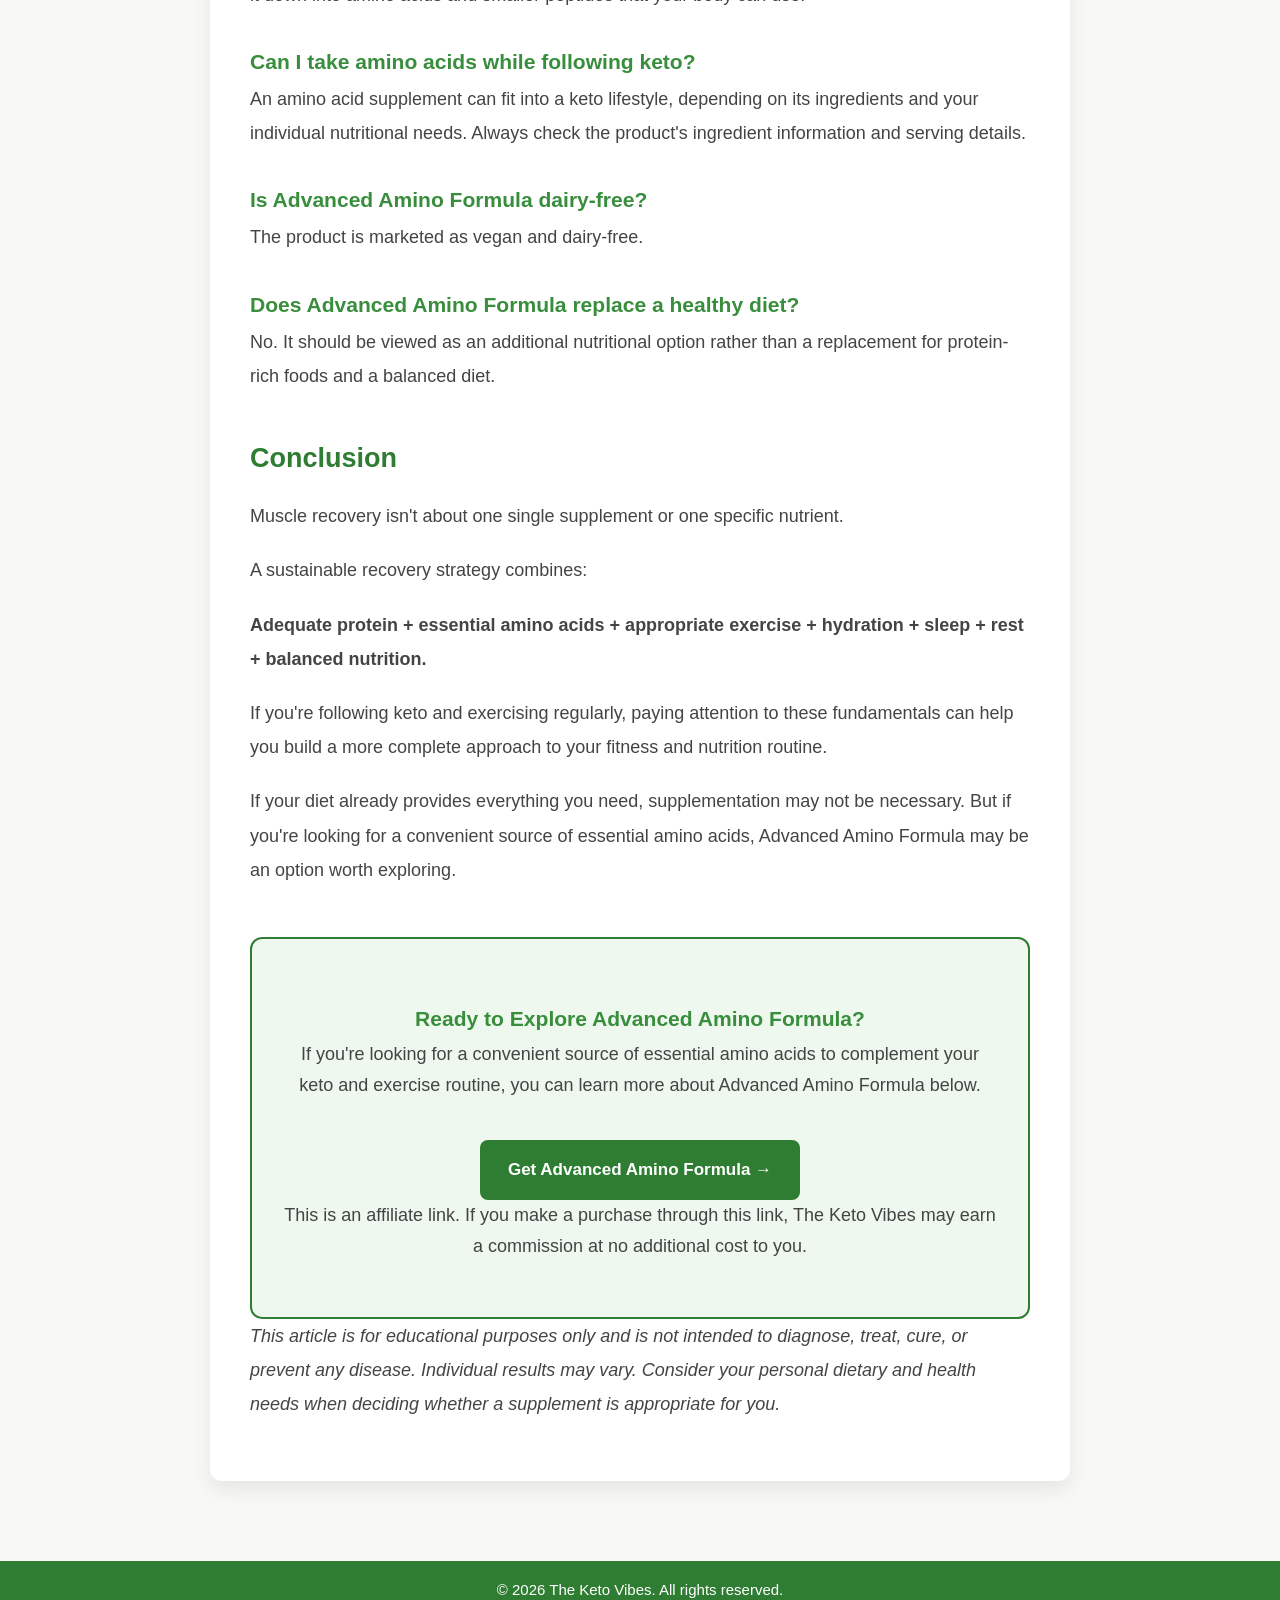
<file: amino-acids-for-muscle-recovery.html>
<!DOCTYPE html>
<html lang="en">

<head>
    <meta charset="UTF-8">
    <meta name="viewport" content="width=device-width, initial-scale=1.0">

    <title>Amino Acids for Muscle Recovery: How to Support Your Body After Exercise | The Keto Vibes</title>

    <meta name="description"
        content="Learn how amino acids support normal muscle protein metabolism and discover practical ways to support muscle recovery while following a keto lifestyle.">

    <link rel="stylesheet" href="style.css">
</head>

<body>

<header>
    <h1>The Keto Vibes</h1>

    <nav>
        <a href="index.html">Home</a>
        <a href="blog.html">Blog</a>
        <a href="about.html">About</a>
        <a href="contact.html">Contact</a>
    </nav>
</header>


<main class="article-page">

    <article>

        <div class="article-header">

            <h1>Amino Acids for Muscle Recovery: How to Support Your Body After Exercise</h1>

            <p class="article-meta">
                Published August 2026 • 9 min read
            </p>

        </div>


        <img
    src="images/blog/amino-acids-for-muscle-recovery.png"
    alt="Amino acids for muscle recovery"
    class="featured-image"
>


        <div class="article-content">

            <div class="article-intro">

                <p>
                    Exercise places normal stress on your muscles, and recovery is an
                    important part of becoming stronger and maintaining an active lifestyle.
                    If you're following a keto or low-carb diet while exercising regularly,
                    paying attention to your nutrition can become especially important.
                </p>

                <p>
                    Amino acids are the building blocks your body uses to make proteins.
                    Essential amino acids cannot be produced by the body in sufficient
                    amounts on its own, so they need to come from food or other dietary
                    sources.
                </p>

            </div>


            <div class="article-box">

                <h2>In This Guide</h2>

                <ul>
                    <li><a href="#muscles">What Happens to Your Muscles After Exercise?</a></li>
                    <li><a href="#amino-recovery">Why Amino Acids Matter for Muscle Recovery</a></li>
                    <li><a href="#protein-synthesis">Essential Amino Acids and Muscle Protein Synthesis</a></li>
                    <li><a href="#keto-exercise">Keto, Exercise &amp; Muscle Recovery</a></li>
                    <li><a href="#recovery-signs">Signs Your Recovery Routine May Need Attention</a></li>
                    <li><a href="#natural-recovery">How to Support Muscle Recovery Naturally</a></li>
                    <li><a href="#supplement">When an Amino Acid Supplement May Be Useful</a></li>
                    <li><a href="#advanced-amino">Advanced Amino Formula</a></li>
                    <li><a href="#faq">Frequently Asked Questions</a></li>
                    <li><a href="#conclusion">Conclusion</a></li>
                </ul>

            </div>


            <h2 id="muscles">
                What Happens to Your Muscles After Exercise?
            </h2>

            <p>
                When you exercise, especially when performing resistance training,
                your muscles experience stress.
            </p>

            <p>
                Your body then begins a series of normal recovery and adaptation
                processes. During this process, nutrition becomes important because
                your body needs the raw materials required to maintain and rebuild
                muscle proteins.
            </p>

            <p>
                This is one reason protein is such an important part of an active
                lifestyle.
            </p>

            <p>
                But protein isn't the only concept worth understanding. Protein itself
                is made up of amino acids, which your body uses for many different
                functions.
            </p>


            <h2 id="amino-recovery">
                Why Amino Acids Matter for Muscle Recovery
            </h2>

            <p>
                Amino acids are involved in protein metabolism and other normal
                biological processes.
            </p>

            <p>
                When you consume protein, your digestive system breaks it down into
                amino acids and smaller peptides that your body can use.
            </p>

            <p>
                Among these are essential amino acids, which your body cannot produce
                in sufficient quantities on its own.
            </p>

            <p>
                Getting enough essential amino acids through your diet is therefore
                an important part of supporting normal muscle protein metabolism.
            </p>

            <p>
                For active adults, this makes amino acids particularly relevant when
                thinking about nutrition around exercise and recovery.
            </p>


            <h2 id="protein-synthesis">
                Essential Amino Acids and Muscle Protein Synthesis
            </h2>

            <p>
                Muscle protein is constantly being broken down and rebuilt.
            </p>

            <p>
                Exercise can stimulate muscle protein synthesis, while adequate
                nutrition provides the amino acids needed to support this process.
            </p>

            <p>
                Essential amino acids are particularly important because they include
                amino acids that the body cannot make on its own in sufficient amounts.
            </p>

            <p>
                This doesn't mean that taking an amino acid supplement automatically
                produces muscle growth.
            </p>

            <p>
                Instead, think of amino acids as one part of the nutritional foundation
                that supports your body's normal muscle-related processes.
            </p>

            <p>
                Your overall diet, training program, recovery, sleep, and energy intake
                all matter too.
            </p>


            <h2 id="keto-exercise">
                Keto, Exercise &amp; Muscle Recovery
            </h2>

            <p>
                Following a keto lifestyle while exercising can require some additional
                attention to nutrition.
            </p>

            <p>
                When carbohydrate intake is significantly reduced, your body changes
                how it obtains and uses energy. Some people adapt well to exercising
                on keto, while others may need time to adjust their training intensity
                and nutrition.
            </p>

            <p>
                Regardless of the dietary approach, adequate protein remains important.
            </p>

            <p>
                If you're combining keto with resistance training or other regular
                exercise, your recovery routine can include:
            </p>

            <ul>
                <li>Adequate protein</li>
                <li>Nutrient-dense foods</li>
                <li>Sufficient hydration</li>
                <li>Quality sleep</li>
                <li>Appropriate rest between challenging workouts</li>
                <li>A training plan that matches your current fitness level</li>
            </ul>

            <p>
                Amino acids can fit into this broader approach to nutrition.
            </p>


            <h2 id="recovery-signs">
                Signs Your Recovery Routine May Need Attention
            </h2>

            <p>
                Recovery can vary from person to person.
            </p>

            <p>
                If you're consistently feeling unusually fatigued after workouts,
                struggling to maintain your training routine, or noticing that your
                performance isn't improving, it may be worth looking at your overall
                recovery habits.
            </p>

            <p>Consider asking yourself:</p>

            <h3>Am I eating enough protein?</h3>

            <p>
                Your diet should provide adequate protein for your individual needs.
            </p>

            <h3>Am I getting enough sleep?</h3>

            <p>
                Sleep is an important part of recovery and overall wellbeing.
            </p>

            <h3>Am I giving my muscles enough time to recover?</h3>

            <p>
                More exercise isn't always better. Recovery periods are part of a
                sustainable training routine.
            </p>

            <h3>Am I staying hydrated?</h3>

            <p>
                Fluid intake is important, particularly when you're physically active.
            </p>

            <h3>Is my training appropriate for my current fitness level?</h3>

            <p>
                Gradually progressing your training is generally more sustainable
                than constantly pushing yourself beyond your current capacity.
            </p>

            <p>
                If persistent fatigue, pain, or other concerning symptoms occur,
                it's important to discuss them with an appropriate healthcare
                professional rather than assuming they are simply a nutrition issue.
            </p>


            <h2 id="natural-recovery">
                How to Support Muscle Recovery Naturally
            </h2>

            <p>
                You don't need to rely on supplements alone. There are several basic
                habits that can support a healthy recovery routine.
            </p>

            <h3>1. Prioritize Protein</h3>

            <p>
                Protein-rich foods provide amino acids your body needs for normal
                protein-related processes.
            </p>

            <p>
                Depending on your dietary preferences, options can include eggs,
                fish, poultry, meat, dairy products, and appropriately planned
                plant-based protein sources.
            </p>

            <h3>2. Get Enough Sleep</h3>

            <p>
                Sleep plays an important role in overall recovery. Consistently
                getting adequate sleep can help support your ability to exercise,
                recover, and maintain healthy habits.
            </p>

            <h3>3. Stay Hydrated</h3>

            <p>
                Hydration is especially important when you're physically active.
                Make sure your fluid intake matches your individual needs,
                activity level, and environment.
            </p>

            <h3>4. Don't Ignore Rest Days</h3>

            <p>
                Muscles need recovery time. A well-designed exercise routine balances
                training with appropriate rest and recovery.
            </p>

            <h3>5. Eat a Balanced Diet</h3>

            <p>
                Even on keto, nutrition should not become overly restrictive.
                Focus on adequate protein, nutrient-dense vegetables, appropriate
                fats, and other foods that fit your individual dietary needs.
            </p>


            <h2 id="supplement">
                When an Amino Acid Supplement May Be Useful
            </h2>

            <p>
                Amino acid supplements aren't necessary for everyone.
            </p>

            <p>
                If your diet already provides adequate protein and essential amino
                acids, you may not need additional supplementation.
            </p>

            <p>
                However, some people may appreciate a supplement for convenience.
            </p>

            <p>
                For example, an amino acid formula may be appealing to someone who:
            </p>

            <ul>
                <li>Exercises regularly</li>
                <li>Follows a keto or low-carb lifestyle</li>
                <li>Wants convenient amino acid support</li>
                <li>Is focused on maintaining lean muscle</li>
                <li>Wants an option that doesn't require preparing another meal</li>
                <li>Prefers a vegan and dairy-free formula</li>
            </ul>

            <p>
                The important point is to view supplementation as additional
                nutritional support, not a replacement for a balanced diet.
            </p>


            <h2 id="advanced-amino">
                Advanced Amino Formula
            </h2>

            <p>
                If you're looking for a convenient amino acid option to complement
                your nutrition and exercise routine, Advanced Amino Formula provides
                8 essential amino acids according to its product information.
            </p>

            <p>
                The formula is marketed to support muscle, recovery, energy, and
                an active lifestyle.
            </p>

            <p>
                It's also marketed as vegan and dairy-free.
            </p>

            <p>
                For someone following keto and regularly exercising, this can provide
                a convenient way to add essential amino acids to their routine.
            </p>


            <div class="recommended-box">

                <h3>Looking for Convenient Amino Acid Support?</h3>

                <p>
                    If you're interested in adding essential amino acids to your
                    nutrition and exercise routine, Advanced Amino Formula is an
                    option worth exploring.
                </p>

                <a
                    href="https://www.advancedbionutritionals.com/DS24/Advanced-Amino/Muscle-Mass-Loss/HD.htm#aff=ketovibesonli53b1"
                    target="_blank"
                    rel="nofollow sponsored noopener"
                    class="cta-button"
                >
                    Get Advanced Amino Formula →
                </a>

                <p class="affiliate-note">
                    This is an affiliate link. If you make a purchase through this link,
                    The Keto Vibes may earn a commission at no additional cost to you.
                </p>

            </div>


            <h2 id="faq">
                Frequently Asked Questions
            </h2>

            <h3>
                Are amino acids important after exercise?
            </h3>

            <p>
                Yes. Amino acids are the building blocks of proteins, and adequate
                protein and essential amino acids are important components of normal
                muscle protein metabolism.
            </p>


            <h3>
                Do I need an amino acid supplement after every workout?
            </h3>

            <p>
                No. A supplement isn't automatically necessary after every workout.
                Your overall daily nutrition and protein intake are more important
                than relying on a single post-workout product.
            </p>


            <h3>
                Can I get amino acids from normal food?
            </h3>

            <p>
                Yes. Protein-containing foods provide amino acids. Many animal-based
                foods provide essential amino acids, and appropriately planned
                plant-based diets can provide them as well.
            </p>


            <h3>
                Are essential amino acids different from protein?
            </h3>

            <p>
                Yes. Protein is made from amino acids. When you consume protein,
                your digestive system breaks it down into amino acids and smaller
                peptides that your body can use.
            </p>


            <h3>
                Can I take amino acids while following keto?
            </h3>

            <p>
                An amino acid supplement can fit into a keto lifestyle, depending
                on its ingredients and your individual nutritional needs.
                Always check the product's ingredient information and serving details.
            </p>


            <h3>
                Is Advanced Amino Formula dairy-free?
            </h3>

            <p>
                The product is marketed as vegan and dairy-free.
            </p>


            <h3>
                Does Advanced Amino Formula replace a healthy diet?
            </h3>

            <p>
                No. It should be viewed as an additional nutritional option rather
                than a replacement for protein-rich foods and a balanced diet.
            </p>


            <h2 id="conclusion">
                Conclusion
            </h2>

            <p>
                Muscle recovery isn't about one single supplement or one specific
                nutrient.
            </p>

            <p>
                A sustainable recovery strategy combines:
            </p>

            <p>
                <strong>
                    Adequate protein + essential amino acids + appropriate exercise
                    + hydration + sleep + rest + balanced nutrition.
                </strong>
            </p>

            <p>
                If you're following keto and exercising regularly, paying attention
                to these fundamentals can help you build a more complete approach
                to your fitness and nutrition routine.
            </p>

            <p>
                If your diet already provides everything you need, supplementation
                may not be necessary. But if you're looking for a convenient source
                of essential amino acids, Advanced Amino Formula may be an option
                worth exploring.
            </p>


            <div class="recommended-box">

                <h3>Ready to Explore Advanced Amino Formula?</h3>

                <p>
                    If you're looking for a convenient source of essential amino acids
                    to complement your keto and exercise routine, you can learn more
                    about Advanced Amino Formula below.
                </p>

                <a
                    href="https://www.advancedbionutritionals.com/DS24/Advanced-Amino/Muscle-Mass-Loss/HD.htm#aff=ketovibesonli53b1"
                    class="cta-button"
                    target="_blank"
                    rel="nofollow sponsored noopener"
                >
                    Get Advanced Amino Formula →
                </a>

                <p class="affiliate-note">
                    This is an affiliate link. If you make a purchase through this link,
                    The Keto Vibes may earn a commission at no additional cost to you.
                </p>

            </div>


            <p>
                <em>
                    This article is for educational purposes only and is not intended
                    to diagnose, treat, cure, or prevent any disease. Individual results
                    may vary. Consider your personal dietary and health needs when
                    deciding whether a supplement is appropriate for you.
                </em>
            </p>


        </div>

    </article>

</main>


<footer>
    <p>
        © 2026 The Keto Vibes. All rights reserved.
    </p>
</footer>


</body>

</html>
</file>
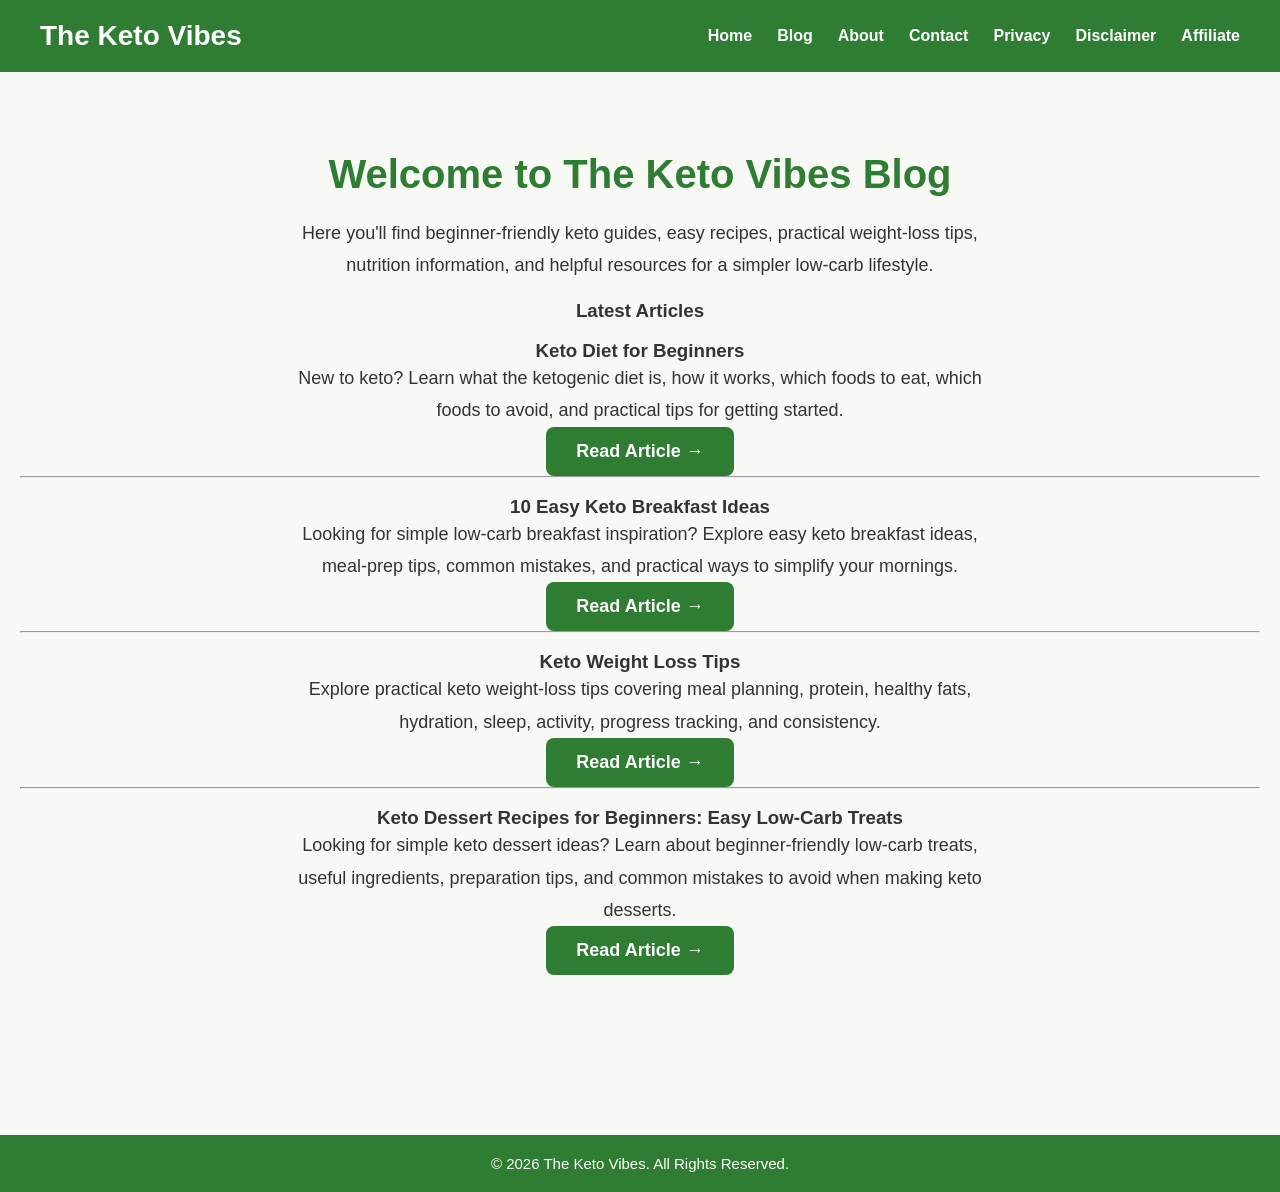
<file: blog.html>
<!DOCTYPE html>
<html lang="en">

<head>
    <meta charset="UTF-8">
    <meta name="viewport" content="width=device-width, initial-scale=1.0">

    <title>Blog - The Keto Vibes</title>

    <link rel="stylesheet" href="style.css">
</head>

<body>

    <header>
        <div class="logo">
            <h1>The Keto Vibes</h1>
        </div>

        <nav>
            <ul>
                <li><a href="index.html">Home</a></li>
                <li><a href="blog.html">Blog</a></li>
                <li><a href="about.html">About</a></li>
                <li><a href="contact.html">Contact</a></li>
                <li><a href="privacy-policy.html">Privacy</a></li>
                <li><a href="disclaimer.html">Disclaimer</a></li>
                <li><a href="affiliate-disclosure.html">Affiliate</a></li>
            </ul>
        </nav>
    </header>

    <main>

        <section class="hero">

            <h2>Welcome to The Keto Vibes Blog</h2>

            <p>
                Here you'll find beginner-friendly keto guides,
                easy recipes, practical weight-loss tips,
                nutrition information, and helpful resources
                for a simpler low-carb lifestyle.
            </p>

            <br>

            <h3>Latest Articles</h3>

            <br>

            <h3>Keto Diet for Beginners</h3>

            <p>
                New to keto? Learn what the ketogenic diet is,
                how it works, which foods to eat, which foods to avoid,
                and practical tips for getting started.
            </p>

            <a href="keto-diet-for-beginners.html" class="btn">
                Read Article →
            </a>

            <hr>
            <br>

            <h3>10 Easy Keto Breakfast Ideas</h3>

            <p>
                Looking for simple low-carb breakfast inspiration?
                Explore easy keto breakfast ideas, meal-prep tips,
                common mistakes, and practical ways to simplify your mornings.
            </p>

            <a href="10-easy-keto-breakfast-ideas.html" class="btn">
                Read Article →
            </a>

            <hr>
            <br>

            <h3>Keto Weight Loss Tips</h3>

            <p>
                Explore practical keto weight-loss tips covering
                meal planning, protein, healthy fats, hydration,
                sleep, activity, progress tracking, and consistency.
            </p>

            <a href="keto-weight-loss-tips.html" class="btn">
                Read Article →
            </a>

            <hr>
            <br>

            <h3>Keto Dessert Recipes for Beginners: Easy Low-Carb Treats</h3>

            <p>
                Looking for simple keto dessert ideas?
                Learn about beginner-friendly low-carb treats,
                useful ingredients, preparation tips, and common
                mistakes to avoid when making keto desserts.
            </p>

            <a href="keto-dessert-recipes.html" class="btn">
                Read Article →
            </a>

        </section>

    </main>

    <footer>
        <p>&copy; 2026 The Keto Vibes. All Rights Reserved.</p>
    </footer>

</body>

</html>
</file>
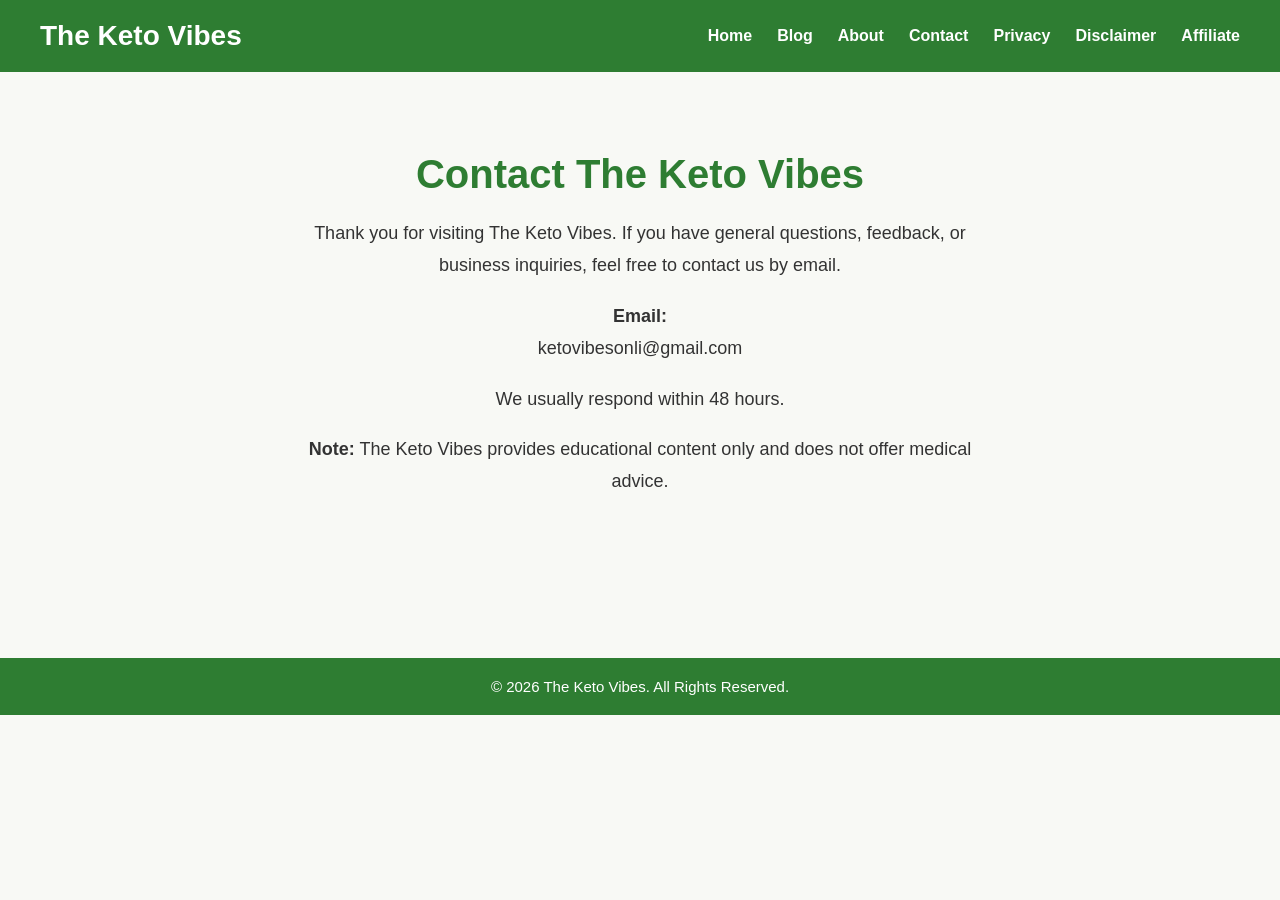
<file: contact.html>
<!DOCTYPE html>
<html lang="en">

<head>
    <meta charset="UTF-8">
    <meta name="viewport" content="width=device-width, initial-scale=1.0">
    <title>Contact - The Keto Vibes</title>

    <link rel="stylesheet" href="style.css">
</head>

<body>

    <header>
        <div class="logo">
            <h1>The Keto Vibes</h1>
        </div>

        <nav>
            <ul>
                <li><a href="index.html">Home</a></li>
                <li><a href="blog.html">Blog</a></li>
                <li><a href="about.html">About</a></li>
                <li><a href="contact.html">Contact</a></li>
                <li><a href="privacy-policy.html">Privacy</a></li>
                <li><a href="disclaimer.html">Disclaimer</a></li>
                <li><a href="affiliate-disclosure.html">Affiliate</a></li>
            </ul>
        </nav>
    </header>

    <main>

        <section class="hero">

            <h2>Contact The Keto Vibes</h2>

            <p>
                Thank you for visiting The Keto Vibes.
                If you have general questions, feedback, or business inquiries,
                feel free to contact us by email.
            </p>

            <br>

            <p>
                <strong>Email:</strong><br>
                ketovibesonli@gmail.com
            </p>

            <br>

            <p>
                We usually respond within 48 hours.
            </p>

            <br>

            <p>
                <strong>Note:</strong> The Keto Vibes provides educational content only and does not offer medical advice.
            </p>

        </section>

    </main>

    <footer>
        <p>&copy; 2026 The Keto Vibes. All Rights Reserved.</p>
    </footer>

</body>

</html>
</file>
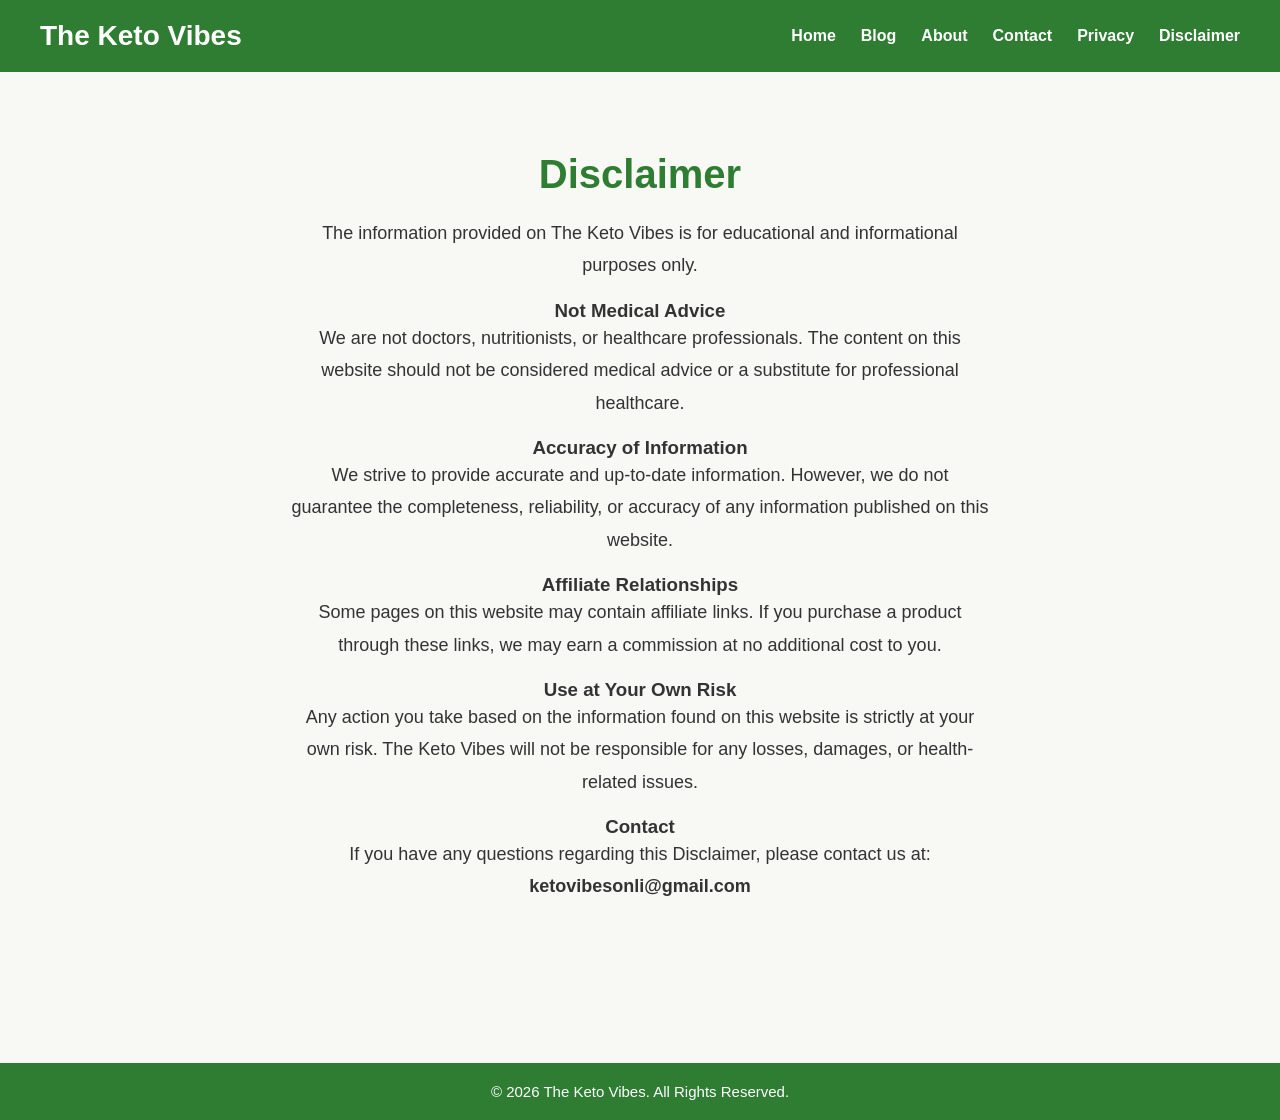
<file: disclaimer.html>
<!DOCTYPE html>
<html lang="en">

<head>
    <meta charset="UTF-8">
    <meta name="viewport" content="width=device-width, initial-scale=1.0">
    <title>Disclaimer - The Keto Vibes</title>

    <link rel="stylesheet" href="style.css">
</head>

<body>

    <header>
        <div class="logo">
            <h1>The Keto Vibes</h1>
        </div>

        <nav>
            <ul>
                <li><a href="index.html">Home</a></li>
                <li><a href="blog.html">Blog</a></li>
                <li><a href="about.html">About</a></li>
                <li><a href="contact.html">Contact</a></li>
                <li><a href="privacy-policy.html">Privacy</a></li>
                <li><a href="disclaimer.html">Disclaimer</a></li>
            </ul>
        </nav>
    </header>

    <main>

        <section class="hero">

            <h2>Disclaimer</h2>

            <p>
                The information provided on The Keto Vibes is for educational
                and informational purposes only.
            </p>

            <br>

            <h3>Not Medical Advice</h3>

            <p>
                We are not doctors, nutritionists, or healthcare professionals.
                The content on this website should not be considered medical
                advice or a substitute for professional healthcare.
            </p>

            <br>

            <h3>Accuracy of Information</h3>

            <p>
                We strive to provide accurate and up-to-date information.
                However, we do not guarantee the completeness, reliability,
                or accuracy of any information published on this website.
            </p>

            <br>

            <h3>Affiliate Relationships</h3>

            <p>
                Some pages on this website may contain affiliate links.
                If you purchase a product through these links, we may earn
                a commission at no additional cost to you.
            </p>

            <br>

            <h3>Use at Your Own Risk</h3>

            <p>
                Any action you take based on the information found on this
                website is strictly at your own risk. The Keto Vibes will not
                be responsible for any losses, damages, or health-related issues.
            </p>

            <br>

            <h3>Contact</h3>

            <p>
                If you have any questions regarding this Disclaimer,
                please contact us at:
            </p>

            <p><strong>ketovibesonli@gmail.com</strong></p>

        </section>

    </main>

    <footer>
        <p>&copy; 2026 The Keto Vibes. All Rights Reserved.</p>
    </footer>

</body>

</html>
</file>
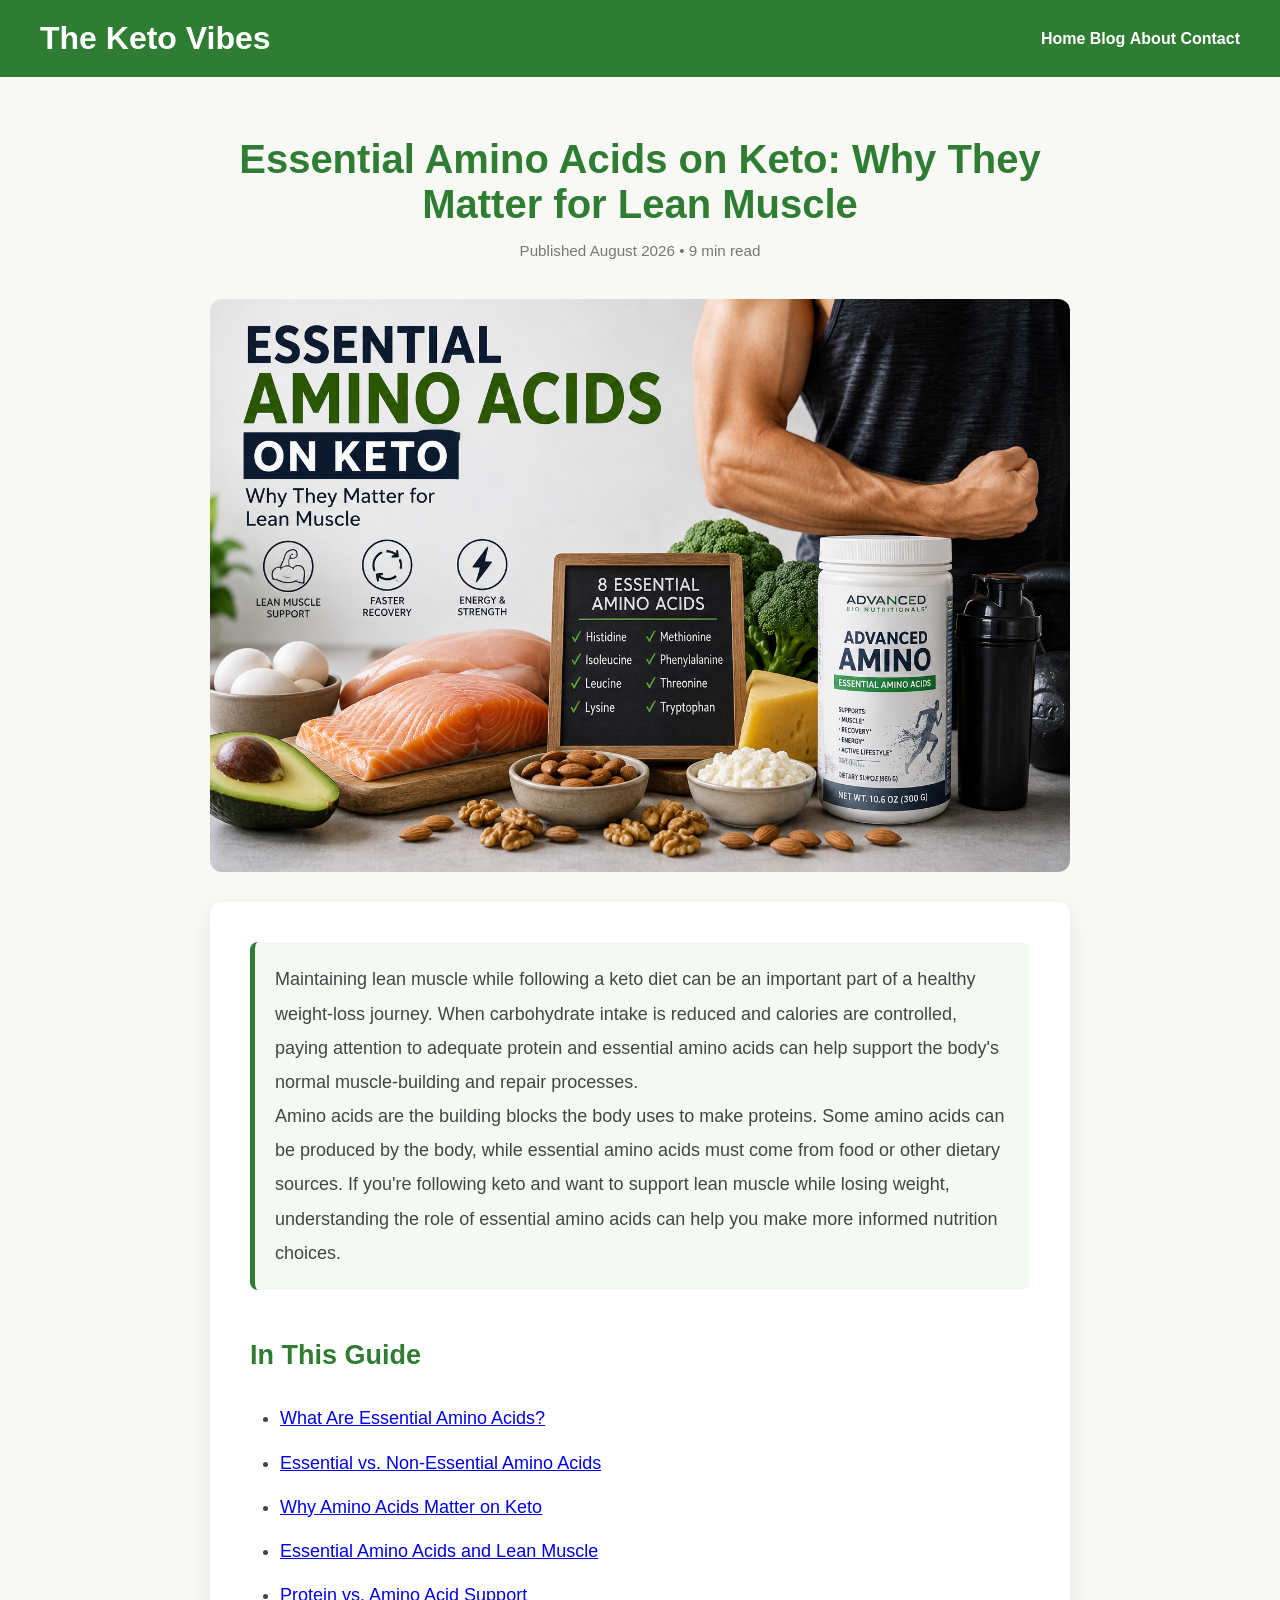
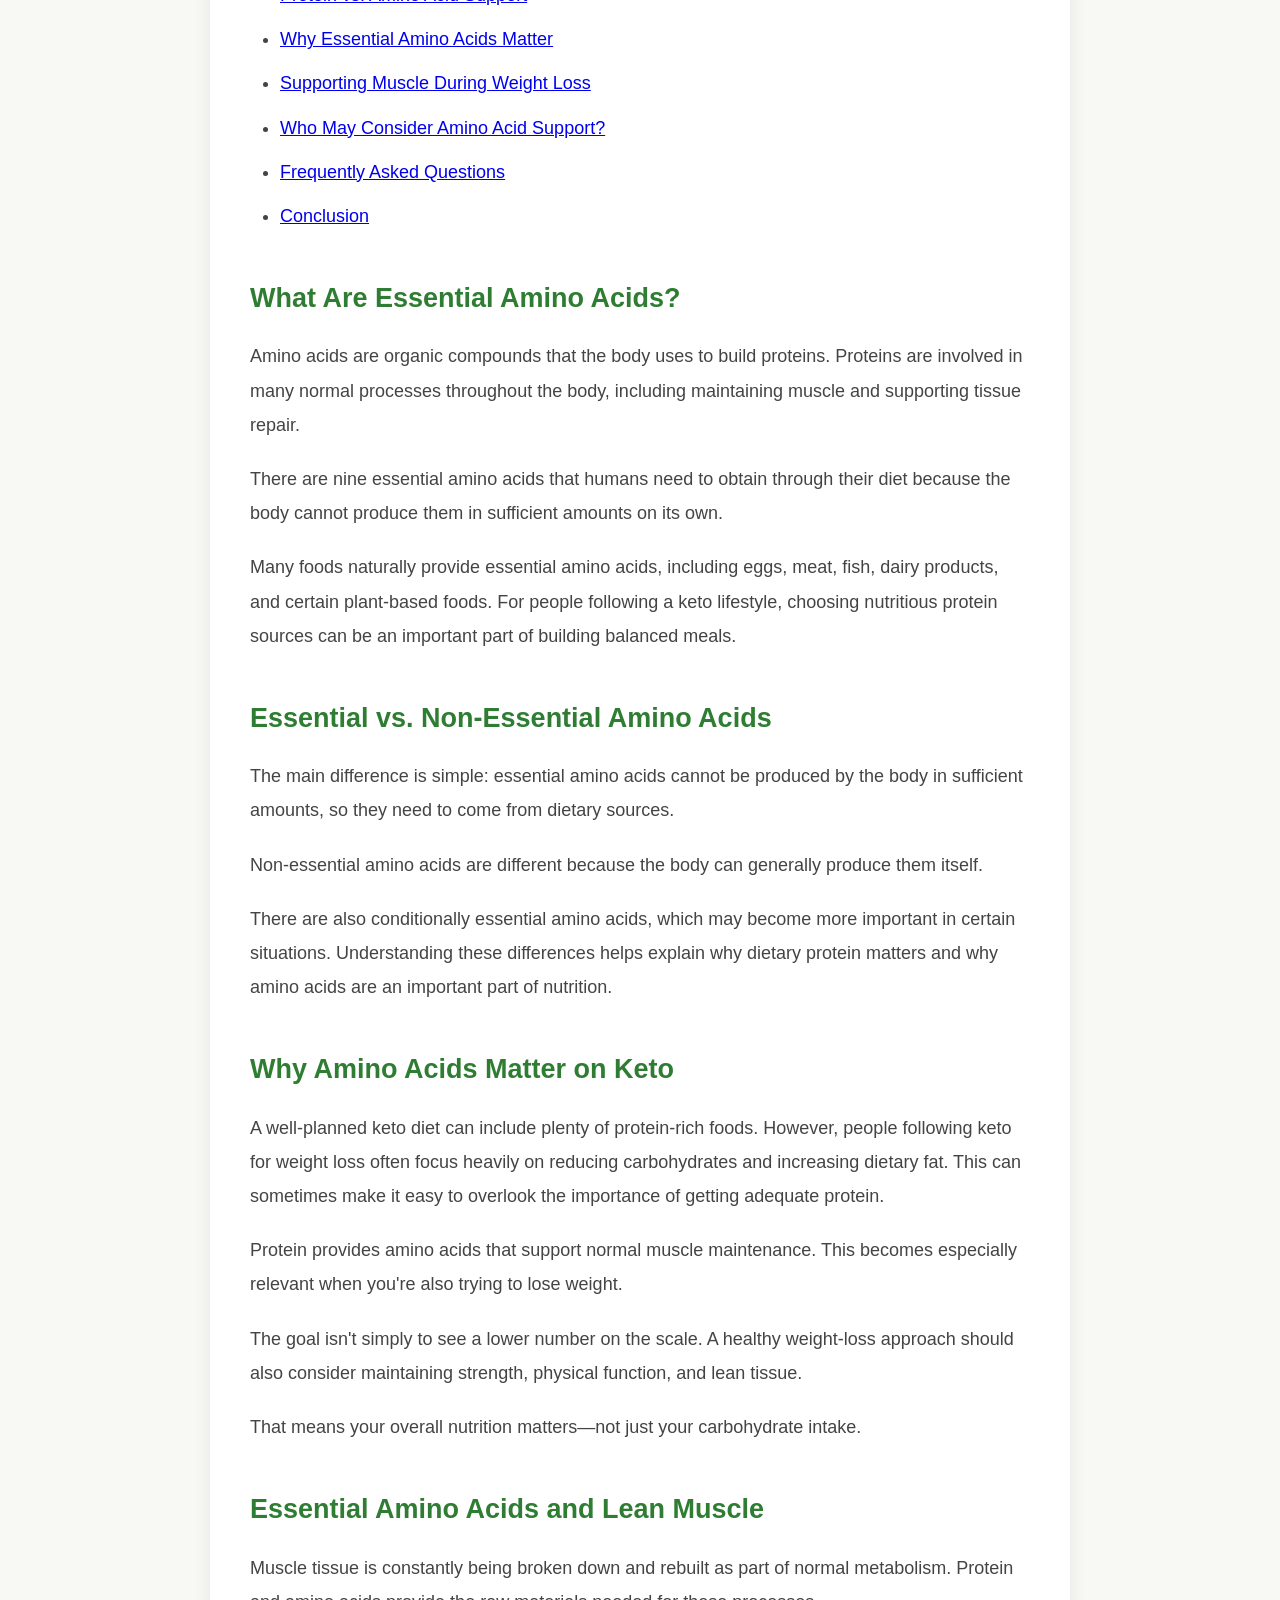
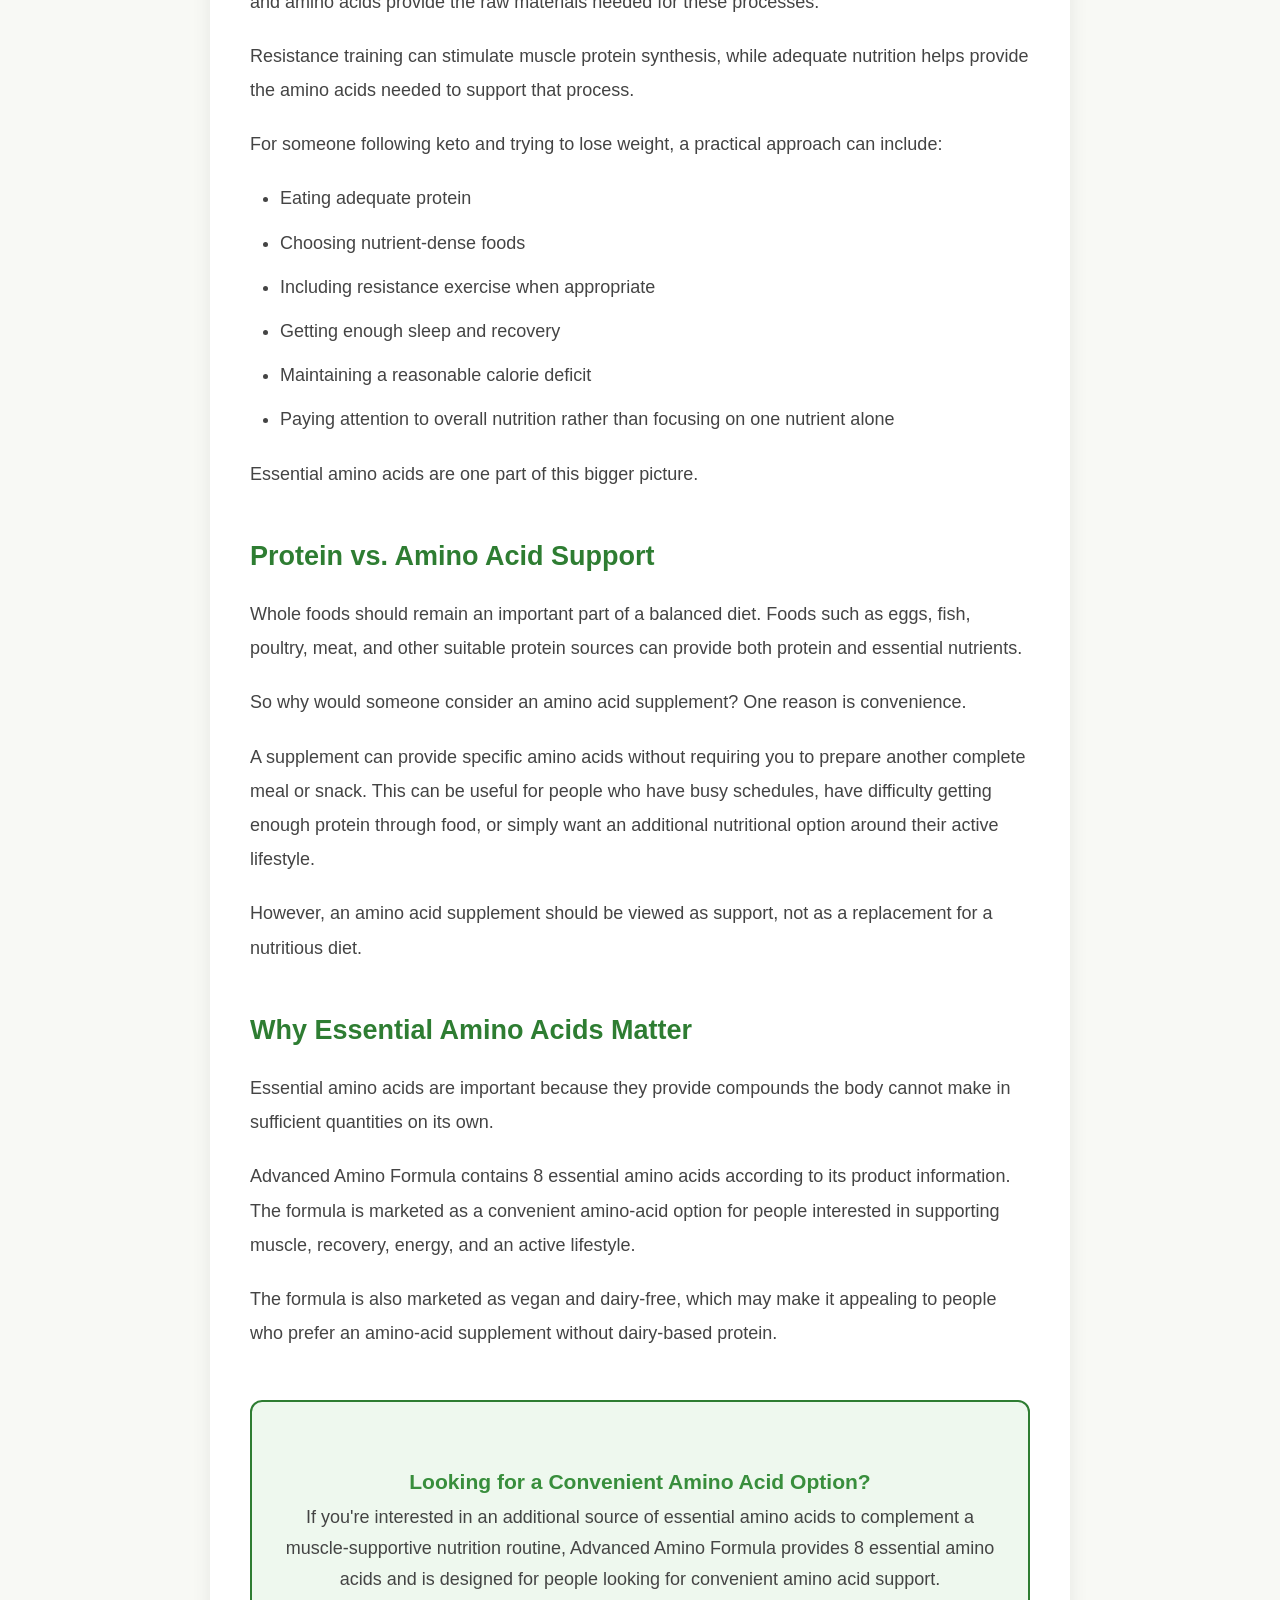
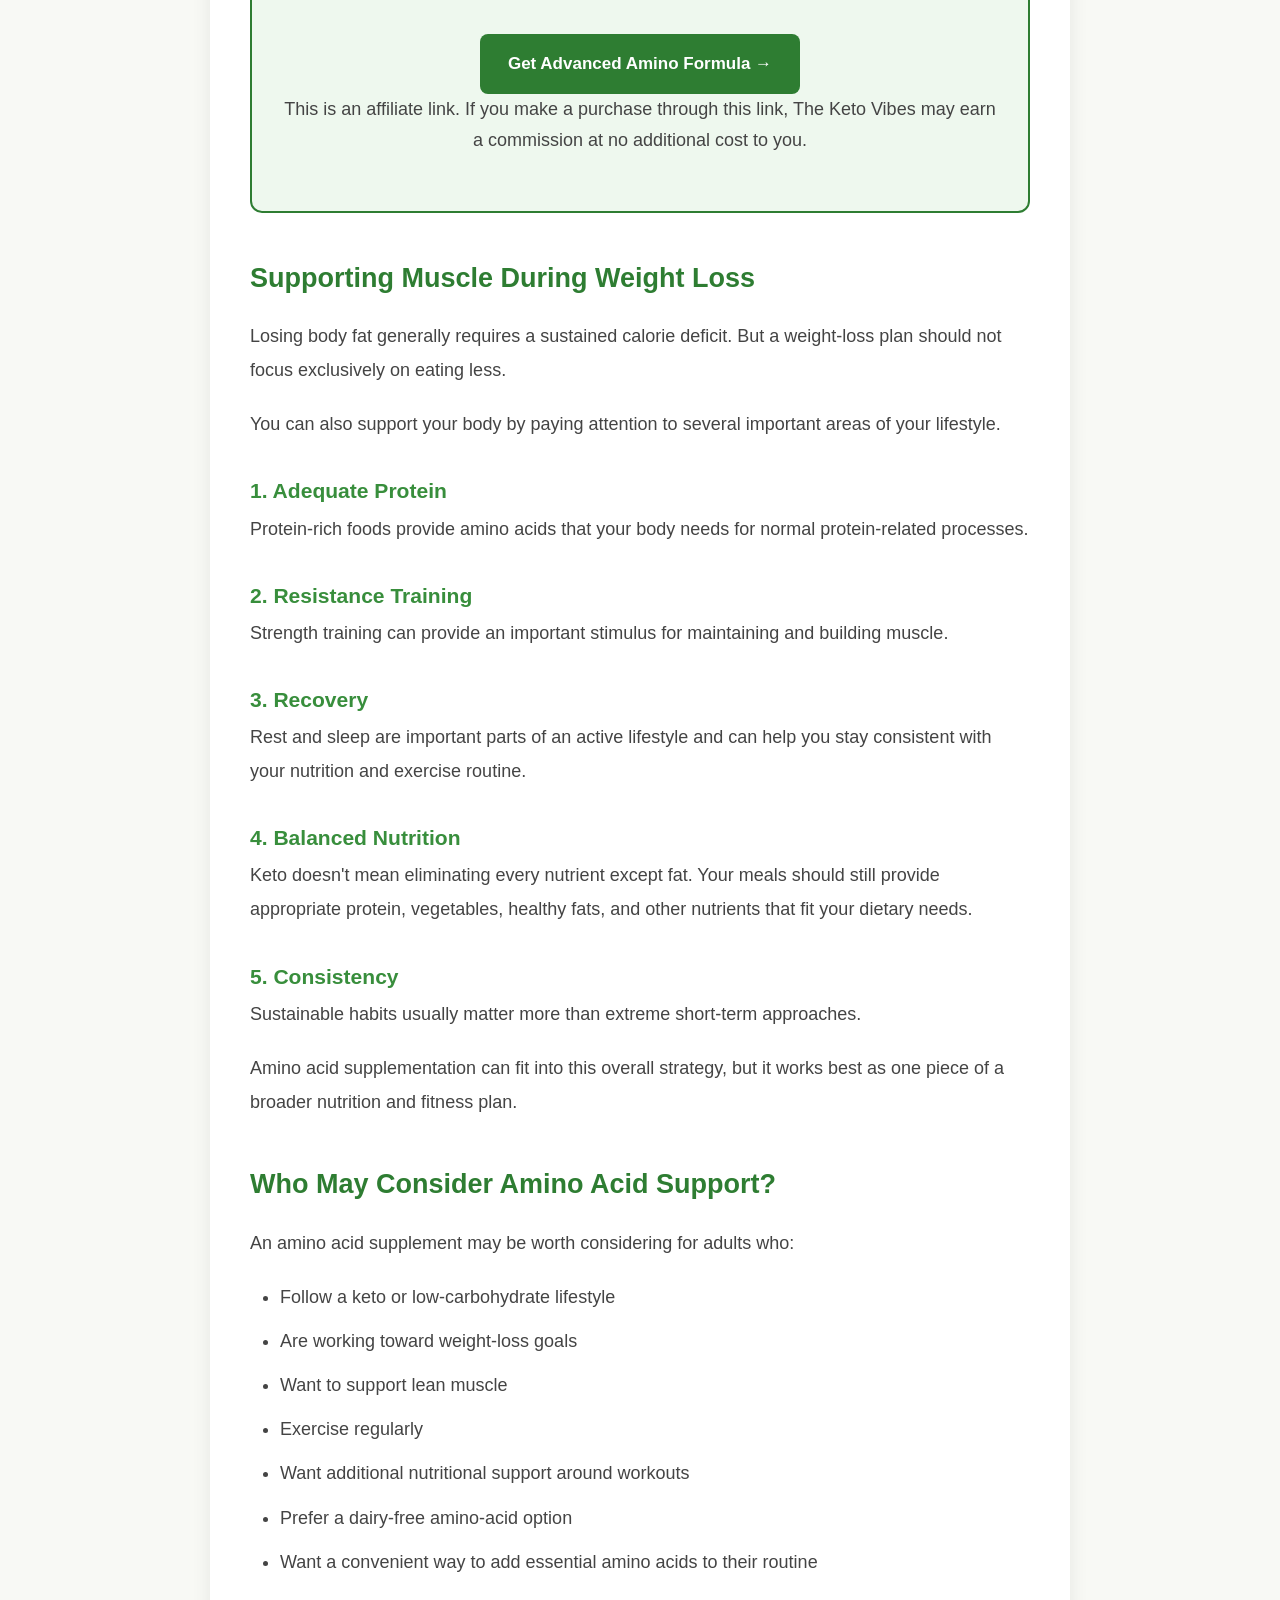
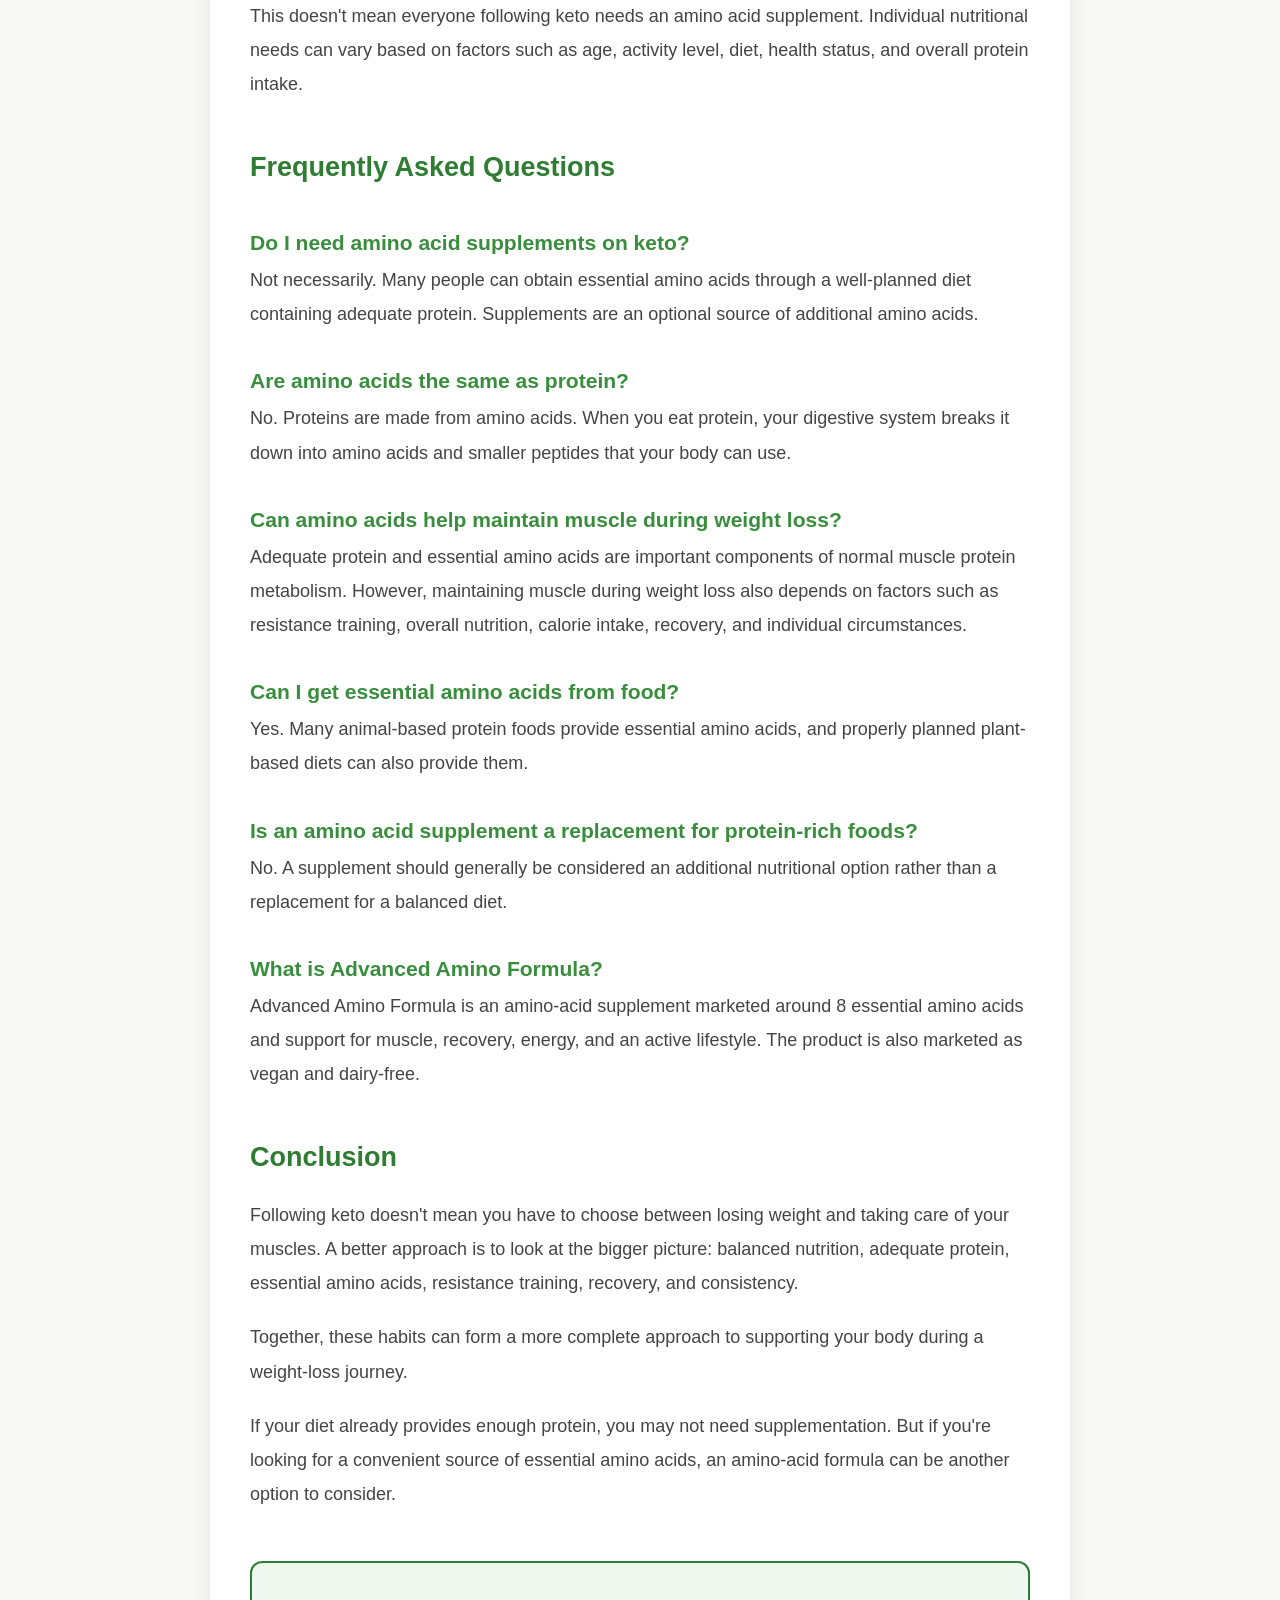
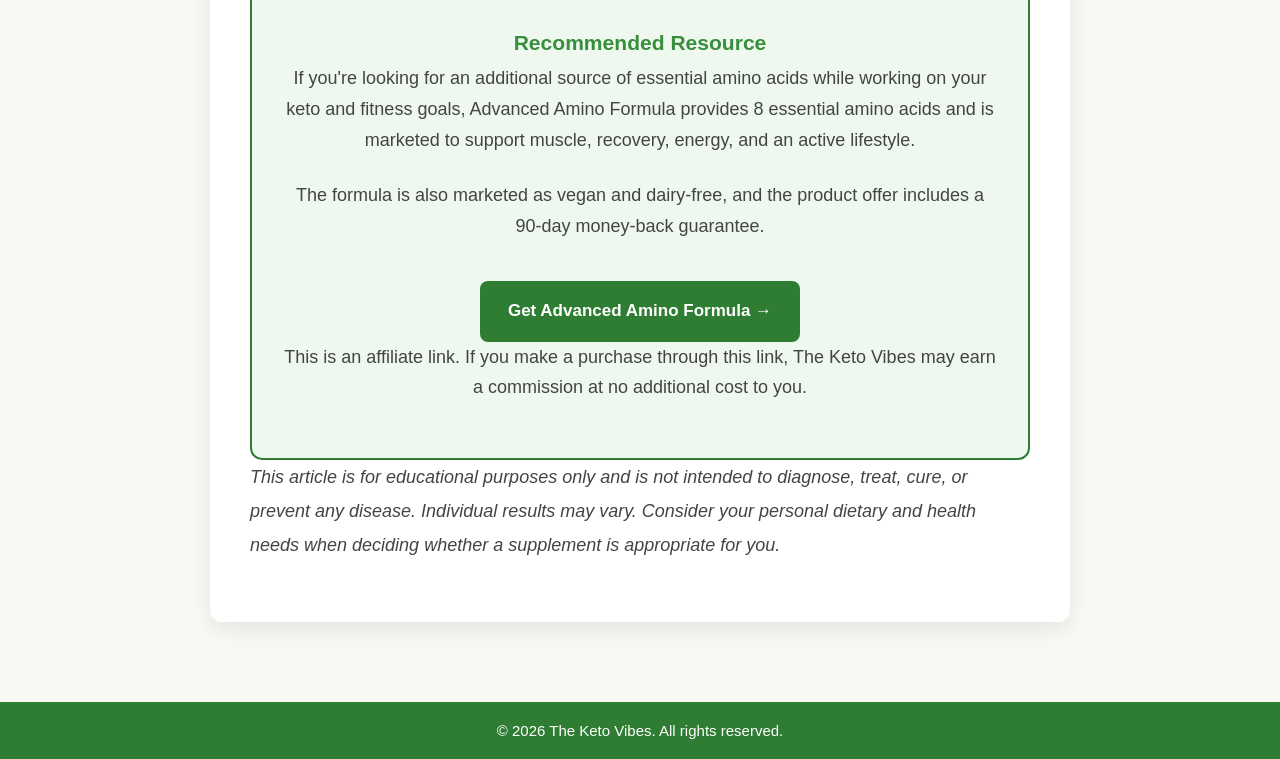
<file: essential-amino-acids-on-keto.html>
<!DOCTYPE html>
<html lang="en">

<head>
    <meta charset="UTF-8">
    <meta name="viewport" content="width=device-width, initial-scale=1.0">

    <title>Essential Amino Acids on Keto: Why They Matter for Lean Muscle | The Keto Vibes</title>

    <meta name="description"
        content="Learn what essential amino acids are, why they matter during a keto lifestyle, and how they can fit into a nutrition plan focused on supporting lean muscle and recovery.">

    <link rel="stylesheet" href="style.css">
</head>

<body>

<header>
    <h1>The Keto Vibes</h1>

    <nav>
        <a href="index.html">Home</a>
        <a href="blog.html">Blog</a>
        <a href="about.html">About</a>
        <a href="contact.html">Contact</a>
    </nav>
</header>


<main class="article-page">

    <article>

        <div class="article-header">

            <h1>Essential Amino Acids on Keto: Why They Matter for Lean Muscle</h1>

            <p class="article-meta">
                Published August 2026 • 9 min read
            </p>

        </div>


        <img
    src="images/blog/essential-amino-acids-on-keto.png"
    alt="Essential amino acids on keto"
    class="featured-image"
>


        <div class="article-content">

            <div class="article-intro">

                <p>
                    Maintaining lean muscle while following a keto diet can be an important
                    part of a healthy weight-loss journey. When carbohydrate intake is reduced
                    and calories are controlled, paying attention to adequate protein and
                    essential amino acids can help support the body's normal muscle-building
                    and repair processes.
                </p>

                <p>
                    Amino acids are the building blocks the body uses to make proteins. Some
                    amino acids can be produced by the body, while essential amino acids
                    must come from food or other dietary sources. If you're following keto
                    and want to support lean muscle while losing weight, understanding the
                    role of essential amino acids can help you make more informed nutrition
                    choices.
                </p>

            </div>


            <div class="article-box">

                <h2>In This Guide</h2>

                <ul>
                    <li><a href="#what-are-amino-acids">What Are Essential Amino Acids?</a></li>
                    <li><a href="#essential-vs-nonessential">Essential vs. Non-Essential Amino Acids</a></li>
                    <li><a href="#keto">Why Amino Acids Matter on Keto</a></li>
                    <li><a href="#lean-muscle">Essential Amino Acids and Lean Muscle</a></li>
                    <li><a href="#protein-vs-amino">Protein vs. Amino Acid Support</a></li>
                    <li><a href="#eight-eaas">Why Essential Amino Acids Matter</a></li>
                    <li><a href="#weight-loss">Supporting Muscle During Weight Loss</a></li>
                    <li><a href="#who-may-benefit">Who May Consider Amino Acid Support?</a></li>
                    <li><a href="#faq">Frequently Asked Questions</a></li>
                    <li><a href="#conclusion">Conclusion</a></li>
                </ul>

            </div>


            <h2 id="what-are-amino-acids">
                What Are Essential Amino Acids?
            </h2>

            <p>
                Amino acids are organic compounds that the body uses to build proteins.
                Proteins are involved in many normal processes throughout the body,
                including maintaining muscle and supporting tissue repair.
            </p>

            <p>
                There are nine essential amino acids that humans need to obtain through
                their diet because the body cannot produce them in sufficient amounts
                on its own.
            </p>

            <p>
                Many foods naturally provide essential amino acids, including eggs,
                meat, fish, dairy products, and certain plant-based foods. For people
                following a keto lifestyle, choosing nutritious protein sources can be
                an important part of building balanced meals.
            </p>


            <h2 id="essential-vs-nonessential">
                Essential vs. Non-Essential Amino Acids
            </h2>

            <p>
                The main difference is simple: essential amino acids cannot be produced
                by the body in sufficient amounts, so they need to come from dietary
                sources.
            </p>

            <p>
                Non-essential amino acids are different because the body can generally
                produce them itself.
            </p>

            <p>
                There are also conditionally essential amino acids, which may become
                more important in certain situations. Understanding these differences
                helps explain why dietary protein matters and why amino acids are an
                important part of nutrition.
            </p>


            <h2 id="keto">
                Why Amino Acids Matter on Keto
            </h2>

            <p>
                A well-planned keto diet can include plenty of protein-rich foods.
                However, people following keto for weight loss often focus heavily on
                reducing carbohydrates and increasing dietary fat. This can sometimes
                make it easy to overlook the importance of getting adequate protein.
            </p>

            <p>
                Protein provides amino acids that support normal muscle maintenance.
                This becomes especially relevant when you're also trying to lose weight.
            </p>

            <p>
                The goal isn't simply to see a lower number on the scale. A healthy
                weight-loss approach should also consider maintaining strength, physical
                function, and lean tissue.
            </p>

            <p>
                That means your overall nutrition matters—not just your carbohydrate intake.
            </p>


            <h2 id="lean-muscle">
                Essential Amino Acids and Lean Muscle
            </h2>

            <p>
                Muscle tissue is constantly being broken down and rebuilt as part of
                normal metabolism. Protein and amino acids provide the raw materials
                needed for these processes.
            </p>

            <p>
                Resistance training can stimulate muscle protein synthesis, while
                adequate nutrition helps provide the amino acids needed to support
                that process.
            </p>

            <p>
                For someone following keto and trying to lose weight, a practical
                approach can include:
            </p>

            <ul>
                <li>Eating adequate protein</li>
                <li>Choosing nutrient-dense foods</li>
                <li>Including resistance exercise when appropriate</li>
                <li>Getting enough sleep and recovery</li>
                <li>Maintaining a reasonable calorie deficit</li>
                <li>Paying attention to overall nutrition rather than focusing on one nutrient alone</li>
            </ul>

            <p>
                Essential amino acids are one part of this bigger picture.
            </p>


            <h2 id="protein-vs-amino">
                Protein vs. Amino Acid Support
            </h2>

            <p>
                Whole foods should remain an important part of a balanced diet.
                Foods such as eggs, fish, poultry, meat, and other suitable protein
                sources can provide both protein and essential nutrients.
            </p>

            <p>
                So why would someone consider an amino acid supplement?
                One reason is convenience.
            </p>

            <p>
                A supplement can provide specific amino acids without requiring you
                to prepare another complete meal or snack. This can be useful for
                people who have busy schedules, have difficulty getting enough protein
                through food, or simply want an additional nutritional option around
                their active lifestyle.
            </p>

            <p>
                However, an amino acid supplement should be viewed as support,
                not as a replacement for a nutritious diet.
            </p>


            <h2 id="eight-eaas">
                Why Essential Amino Acids Matter
            </h2>

            <p>
                Essential amino acids are important because they provide compounds
                the body cannot make in sufficient quantities on its own.
            </p>

            <p>
                Advanced Amino Formula contains 8 essential amino acids according
                to its product information. The formula is marketed as a convenient
                amino-acid option for people interested in supporting muscle,
                recovery, energy, and an active lifestyle.
            </p>

            <p>
                The formula is also marketed as vegan and dairy-free, which may make
                it appealing to people who prefer an amino-acid supplement without
                dairy-based protein.
            </p>


            <div class="recommended-box">

                <h3>Looking for a Convenient Amino Acid Option?</h3>

                <p>
                    If you're interested in an additional source of essential amino
                    acids to complement a muscle-supportive nutrition routine,
                    Advanced Amino Formula provides 8 essential amino acids and is
                    designed for people looking for convenient amino acid support.
                </p>

                <a
                    href="https://www.advancedbionutritionals.com/DS24/Advanced-Amino/Muscle-Mass-Loss/HD.htm#aff=ketovibesonli53b1"
                    target="_blank"
                    rel="nofollow sponsored noopener"
                    class="cta-button"
                >
                    Get Advanced Amino Formula →
                </a>

                <p class="affiliate-note">
                    This is an affiliate link. If you make a purchase through this link,
                    The Keto Vibes may earn a commission at no additional cost to you.
                </p>

            </div>


            <h2 id="weight-loss">
                Supporting Muscle During Weight Loss
            </h2>

            <p>
                Losing body fat generally requires a sustained calorie deficit.
                But a weight-loss plan should not focus exclusively on eating less.
            </p>

            <p>
                You can also support your body by paying attention to several important
                areas of your lifestyle.
            </p>

            <h3>1. Adequate Protein</h3>

            <p>
                Protein-rich foods provide amino acids that your body needs for normal
                protein-related processes.
            </p>

            <h3>2. Resistance Training</h3>

            <p>
                Strength training can provide an important stimulus for maintaining
                and building muscle.
            </p>

            <h3>3. Recovery</h3>

            <p>
                Rest and sleep are important parts of an active lifestyle and can
                help you stay consistent with your nutrition and exercise routine.
            </p>

            <h3>4. Balanced Nutrition</h3>

            <p>
                Keto doesn't mean eliminating every nutrient except fat. Your meals
                should still provide appropriate protein, vegetables, healthy fats,
                and other nutrients that fit your dietary needs.
            </p>

            <h3>5. Consistency</h3>

            <p>
                Sustainable habits usually matter more than extreme short-term approaches.
            </p>

            <p>
                Amino acid supplementation can fit into this overall strategy,
                but it works best as one piece of a broader nutrition and fitness plan.
            </p>


            <h2 id="who-may-benefit">
                Who May Consider Amino Acid Support?
            </h2>

            <p>
                An amino acid supplement may be worth considering for adults who:
            </p>

            <ul>
                <li>Follow a keto or low-carbohydrate lifestyle</li>
                <li>Are working toward weight-loss goals</li>
                <li>Want to support lean muscle</li>
                <li>Exercise regularly</li>
                <li>Want additional nutritional support around workouts</li>
                <li>Prefer a dairy-free amino-acid option</li>
                <li>Want a convenient way to add essential amino acids to their routine</li>
            </ul>

            <p>
                This doesn't mean everyone following keto needs an amino acid supplement.
                Individual nutritional needs can vary based on factors such as age,
                activity level, diet, health status, and overall protein intake.
            </p>


            <h2 id="faq">
                Frequently Asked Questions
            </h2>


            <h3>
                Do I need amino acid supplements on keto?
            </h3>

            <p>
                Not necessarily. Many people can obtain essential amino acids through
                a well-planned diet containing adequate protein. Supplements are an
                optional source of additional amino acids.
            </p>


            <h3>
                Are amino acids the same as protein?
            </h3>

            <p>
                No. Proteins are made from amino acids. When you eat protein, your
                digestive system breaks it down into amino acids and smaller peptides
                that your body can use.
            </p>


            <h3>
                Can amino acids help maintain muscle during weight loss?
            </h3>

            <p>
                Adequate protein and essential amino acids are important components
                of normal muscle protein metabolism. However, maintaining muscle
                during weight loss also depends on factors such as resistance training,
                overall nutrition, calorie intake, recovery, and individual circumstances.
            </p>


            <h3>
                Can I get essential amino acids from food?
            </h3>

            <p>
                Yes. Many animal-based protein foods provide essential amino acids,
                and properly planned plant-based diets can also provide them.
            </p>


            <h3>
                Is an amino acid supplement a replacement for protein-rich foods?
            </h3>

            <p>
                No. A supplement should generally be considered an additional
                nutritional option rather than a replacement for a balanced diet.
            </p>


            <h3>
                What is Advanced Amino Formula?
            </h3>

            <p>
                Advanced Amino Formula is an amino-acid supplement marketed around
                8 essential amino acids and support for muscle, recovery, energy,
                and an active lifestyle. The product is also marketed as vegan
                and dairy-free.
            </p>


            <h2 id="conclusion">
                Conclusion
            </h2>

            <p>
                Following keto doesn't mean you have to choose between losing weight
                and taking care of your muscles. A better approach is to look at the
                bigger picture: balanced nutrition, adequate protein, essential amino
                acids, resistance training, recovery, and consistency.
            </p>

            <p>
                Together, these habits can form a more complete approach to supporting
                your body during a weight-loss journey.
            </p>

            <p>
                If your diet already provides enough protein, you may not need
                supplementation. But if you're looking for a convenient source of
                essential amino acids, an amino-acid formula can be another option
                to consider.
            </p>


            <div class="recommended-box">

                <h3>Recommended Resource</h3>

                <p>
                    If you're looking for an additional source of essential amino acids
                    while working on your keto and fitness goals, Advanced Amino Formula
                    provides 8 essential amino acids and is marketed to support muscle,
                    recovery, energy, and an active lifestyle.
                </p>

                <p>
                    The formula is also marketed as vegan and dairy-free, and the product
                    offer includes a 90-day money-back guarantee.
                </p>

                <a
                    href="https://www.advancedbionutritionals.com/DS24/Advanced-Amino/Muscle-Mass-Loss/HD.htm#aff=ketovibesonli53b1"
                    class="cta-button"
                    target="_blank"
                    rel="nofollow sponsored noopener"
                >
                    Get Advanced Amino Formula →
                </a>

                <p class="affiliate-note">
                    This is an affiliate link. If you make a purchase through this link,
                    The Keto Vibes may earn a commission at no additional cost to you.
                </p>

            </div>

            <p>
                <em>
                    This article is for educational purposes only and is not intended
                    to diagnose, treat, cure, or prevent any disease. Individual results
                    may vary. Consider your personal dietary and health needs when
                    deciding whether a supplement is appropriate for you.
                </em>
            </p>


        </div>

    </article>

</main>


<footer>
    <p>
        © 2026 The Keto Vibes. All rights reserved.
    </p>
</footer>


</body>

</html>
</file>
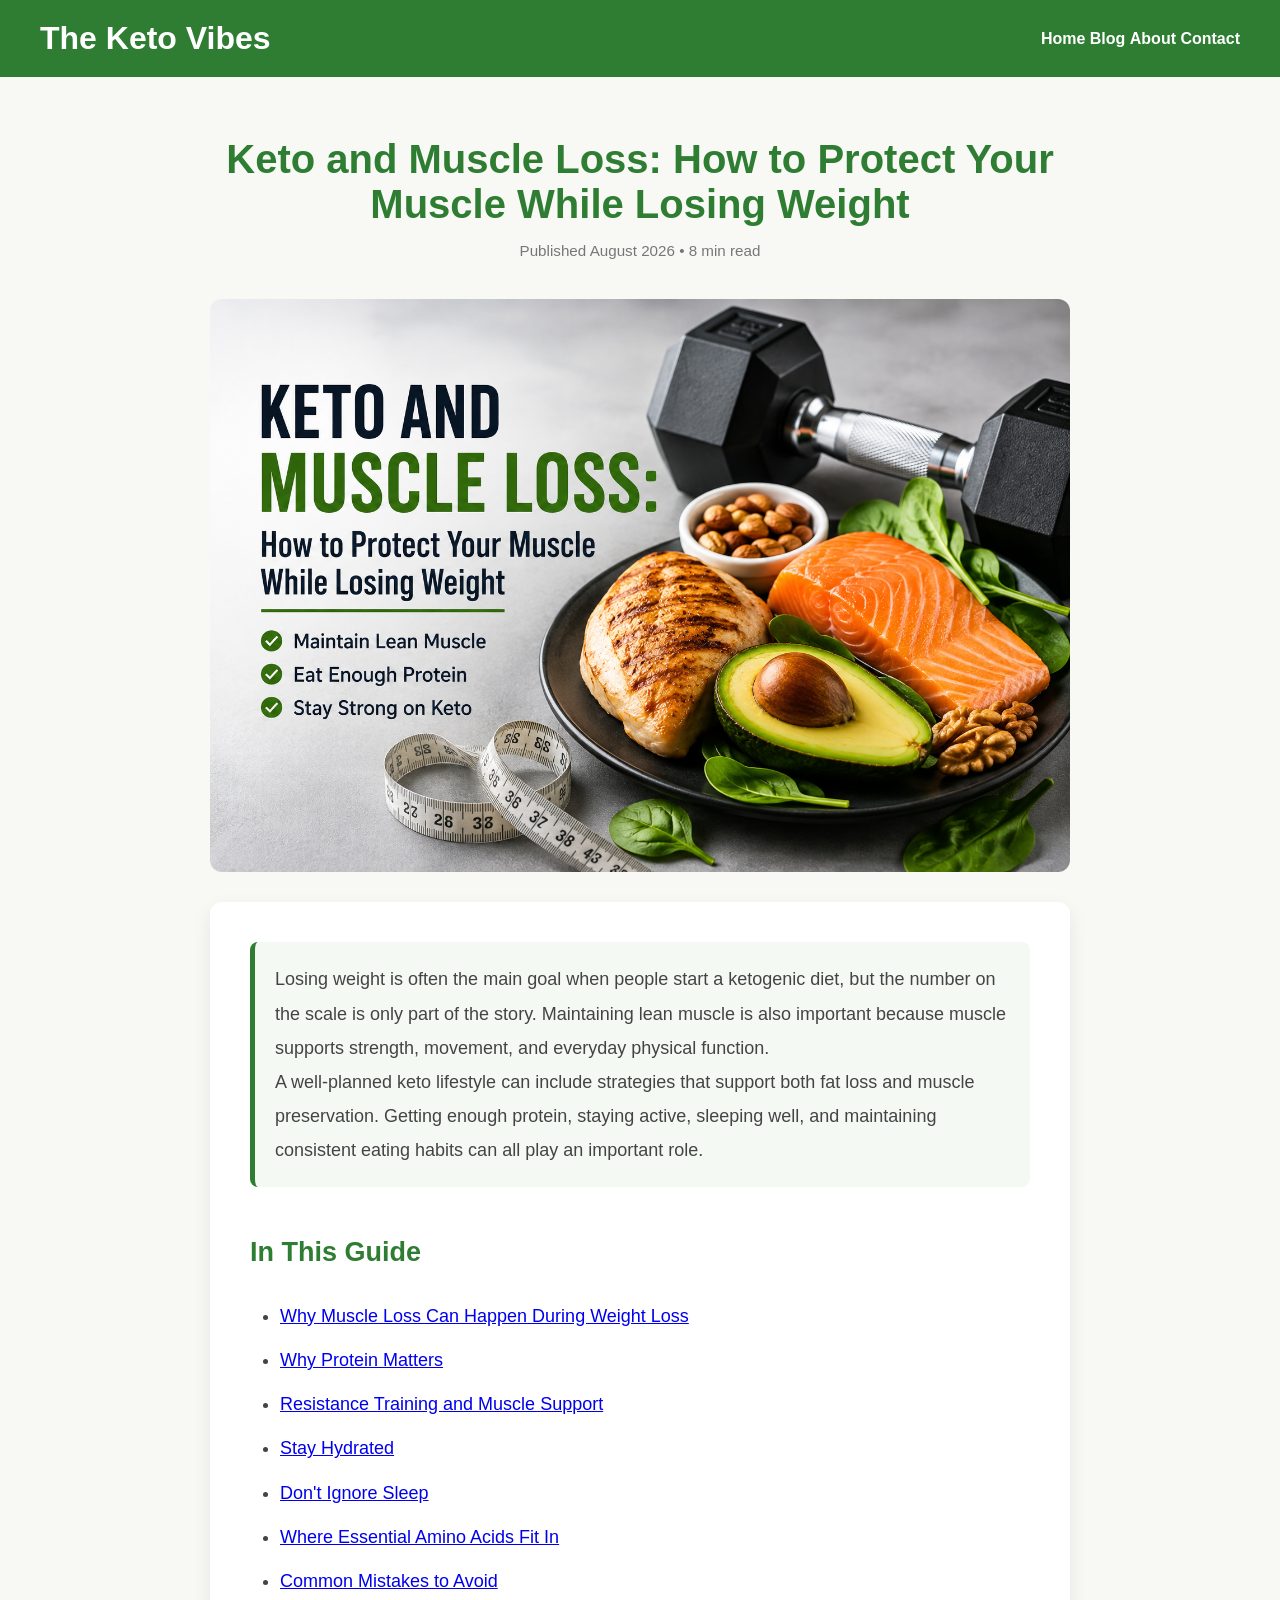
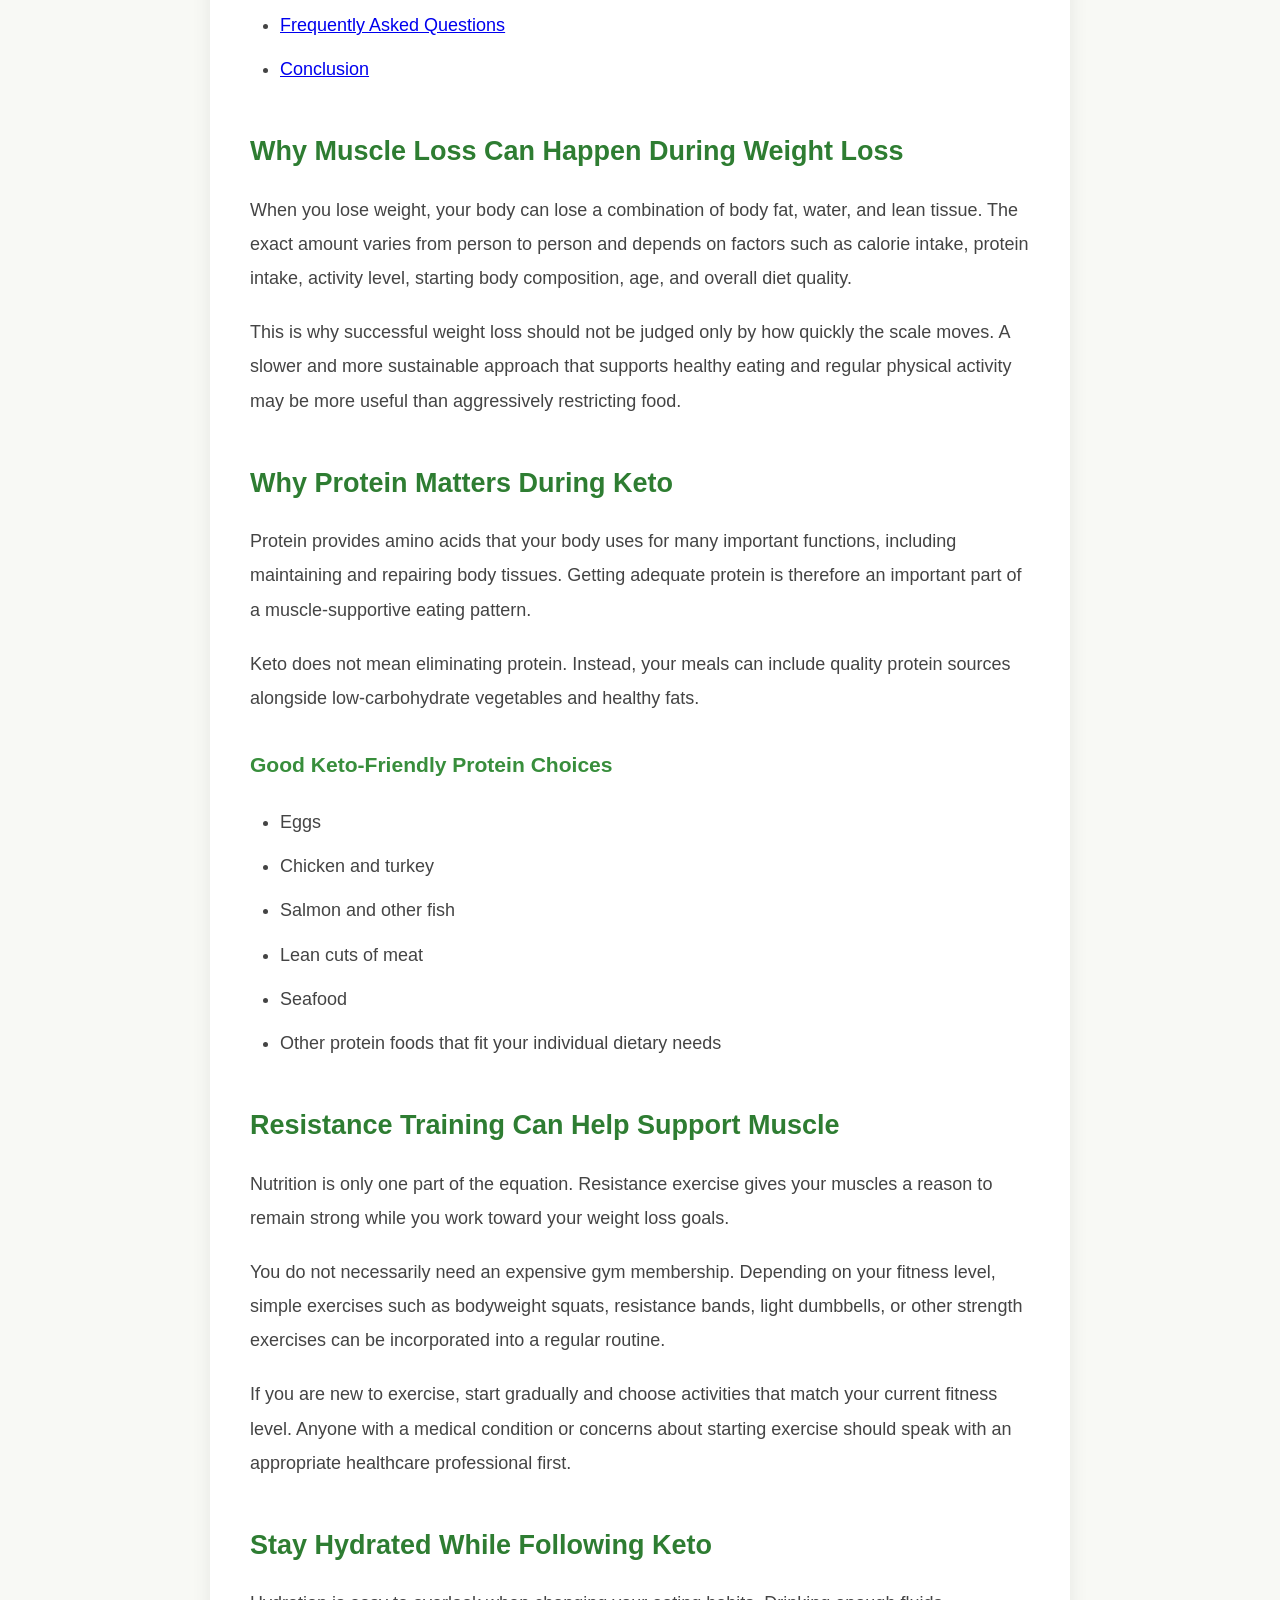
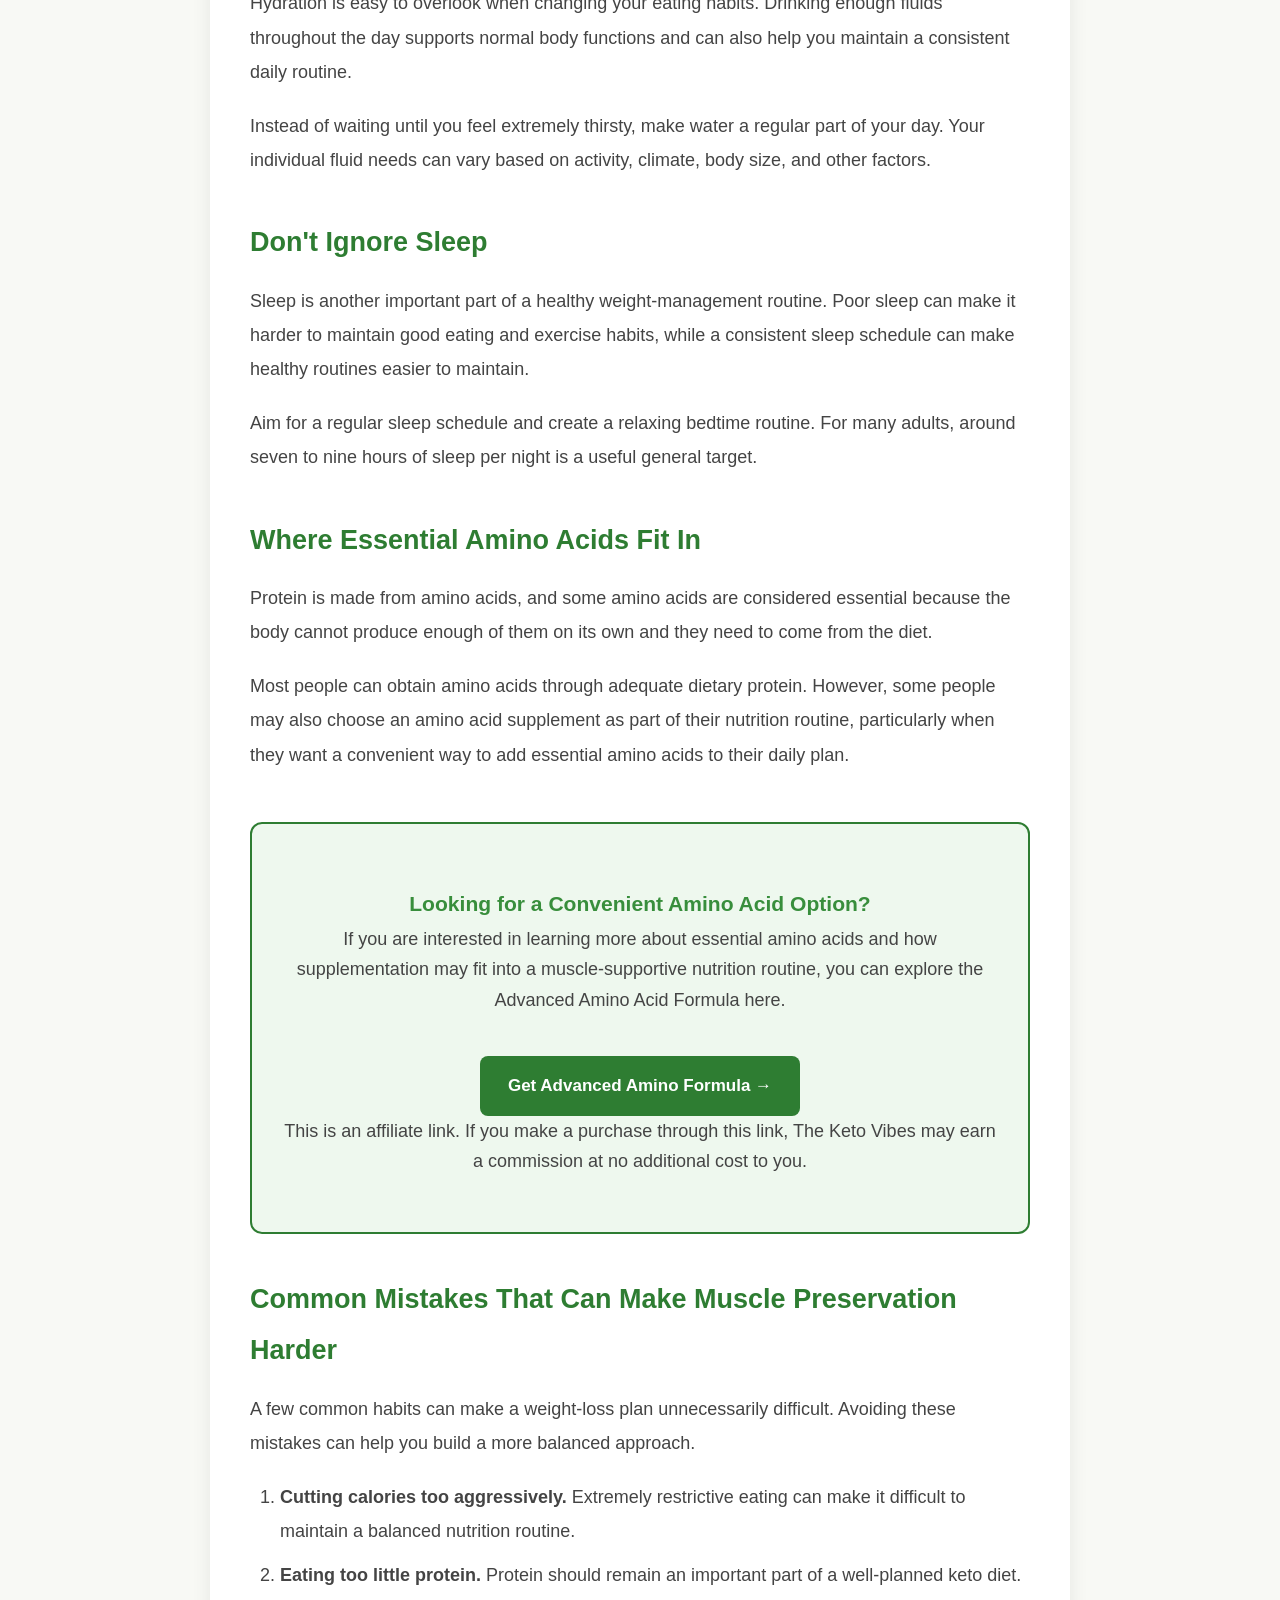
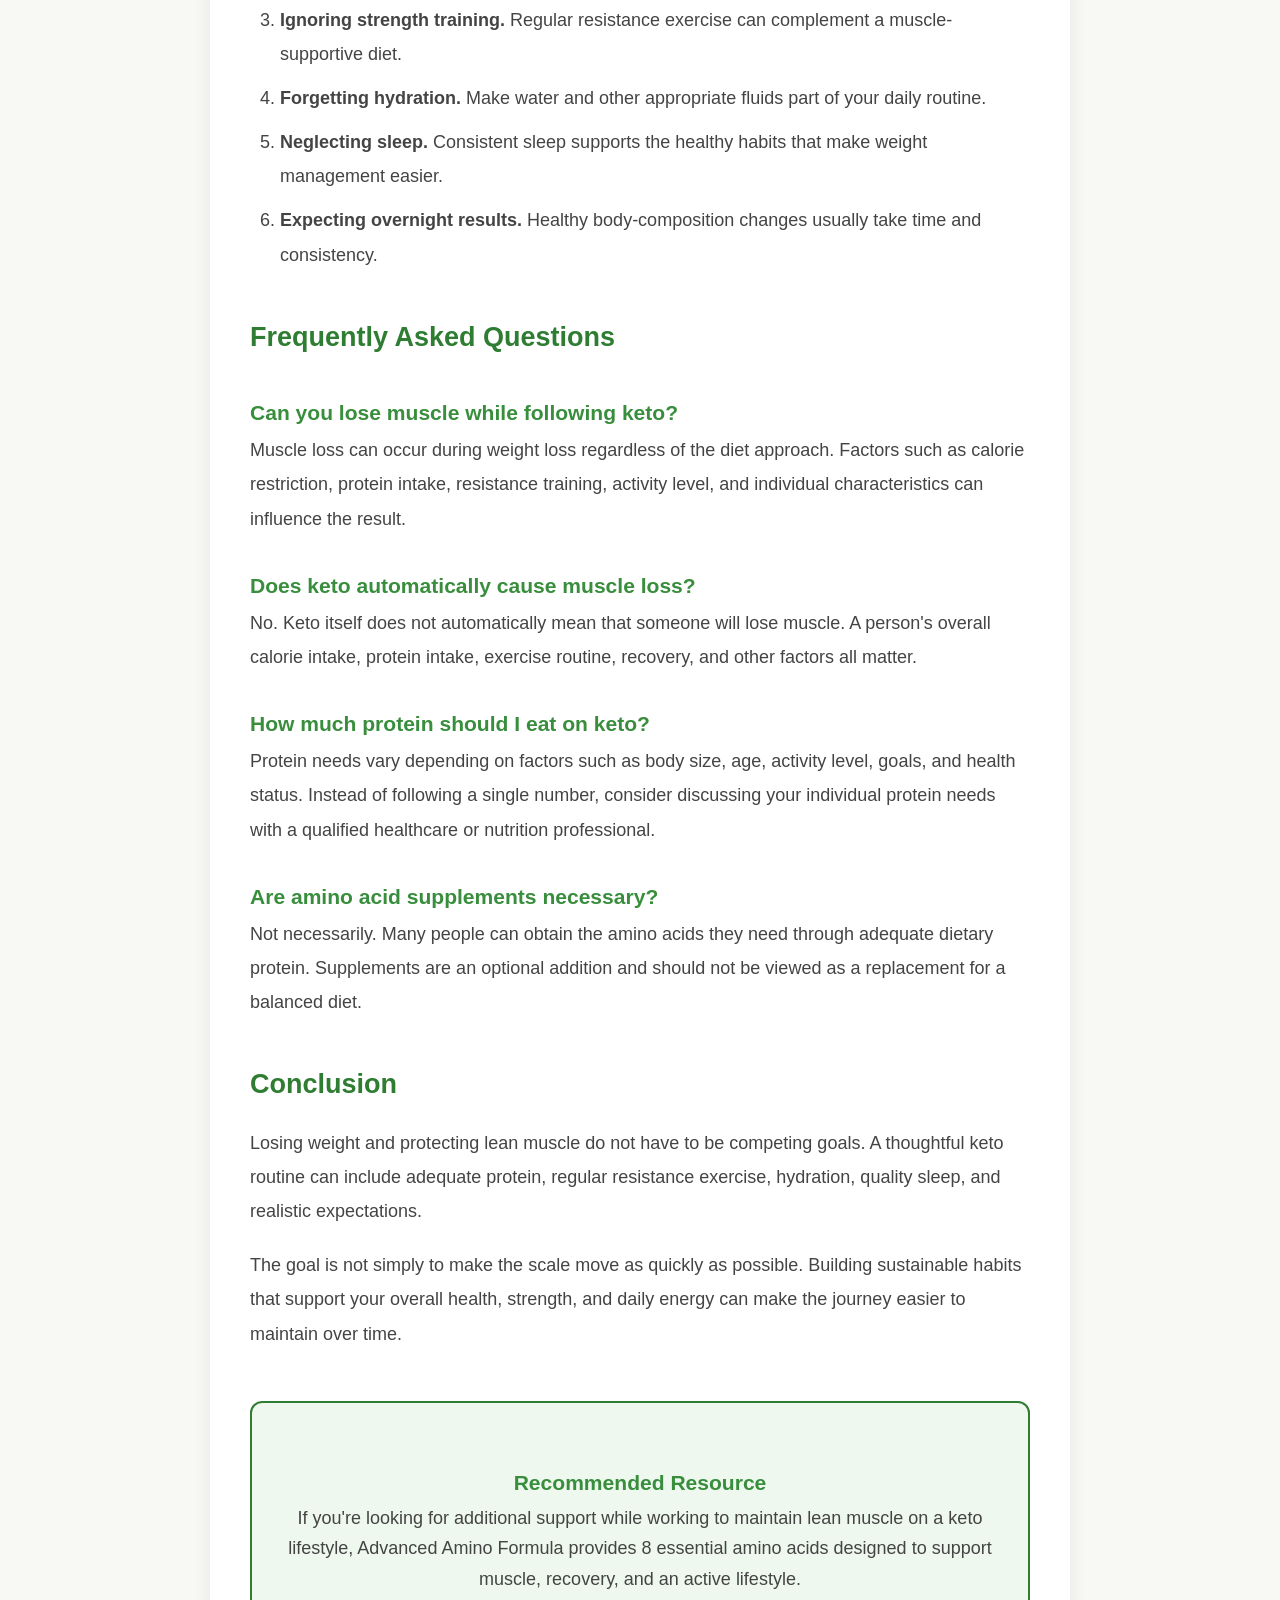
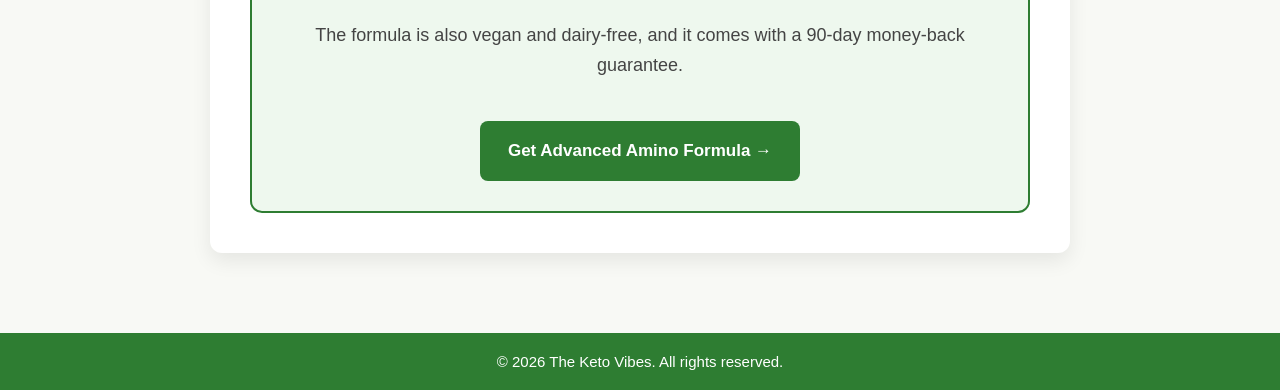
<file: keto-and-muscle-loss.html>
<!DOCTYPE html>
<html lang="en">

<head>
    <meta charset="UTF-8">
    <meta name="viewport" content="width=device-width, initial-scale=1.0">

    <title>Keto and Muscle Loss: How to Protect Lean Muscle While Losing Weight | The Keto Vibes</title>

    <meta name="description"
        content="Learn why muscle preservation matters during keto weight loss and discover practical ways to support lean muscle with protein, resistance training, hydration, sleep, and consistency.">

    <link rel="stylesheet" href="style.css">
</head>

<body>

<header>
    <h1>The Keto Vibes</h1>

    <nav>
        <a href="index.html">Home</a>
        <a href="blog.html">Blog</a>
        <a href="about.html">About</a>
        <a href="contact.html">Contact</a>
    </nav>
</header>


<main class="article-page">

    <article>

        <div class="article-header">

            <h1>Keto and Muscle Loss: How to Protect Your Muscle While Losing Weight</h1>

            <p class="article-meta">
                Published August 2026 • 8 min read
            </p>

        </div>


        <img
            src="images/blog/keto-and-muscle-loss.png"
            alt="Keto foods, healthy protein sources, vegetables, and dumbbells representing muscle preservation during weight loss"
            class="featured-image"
        >


        <div class="article-content">

            <div class="article-intro">

                <p>
                    Losing weight is often the main goal when people start a ketogenic diet,
                    but the number on the scale is only part of the story. Maintaining lean
                    muscle is also important because muscle supports strength, movement,
                    and everyday physical function.
                </p>

                <p>
                    A well-planned keto lifestyle can include strategies that support both
                    fat loss and muscle preservation. Getting enough protein, staying active,
                    sleeping well, and maintaining consistent eating habits can all play an
                    important role.
                </p>

            </div>


            <div class="article-box">

                <h2>In This Guide</h2>

                <ul>
                    <li><a href="#muscle-loss">Why Muscle Loss Can Happen During Weight Loss</a></li>
                    <li><a href="#protein">Why Protein Matters</a></li>
                    <li><a href="#resistance-training">Resistance Training and Muscle Support</a></li>
                    <li><a href="#hydration">Stay Hydrated</a></li>
                    <li><a href="#sleep">Don't Ignore Sleep</a></li>
                    <li><a href="#amino-acids">Where Essential Amino Acids Fit In</a></li>
                    <li><a href="#mistakes">Common Mistakes to Avoid</a></li>
                    <li><a href="#faq">Frequently Asked Questions</a></li>
                    <li><a href="#conclusion">Conclusion</a></li>
                </ul>

            </div>


            <h2 id="muscle-loss">
                Why Muscle Loss Can Happen During Weight Loss
            </h2>

            <p>
                When you lose weight, your body can lose a combination of body fat,
                water, and lean tissue. The exact amount varies from person to person
                and depends on factors such as calorie intake, protein intake, activity
                level, starting body composition, age, and overall diet quality.
            </p>

            <p>
                This is why successful weight loss should not be judged only by how quickly
                the scale moves. A slower and more sustainable approach that supports
                healthy eating and regular physical activity may be more useful than
                aggressively restricting food.
            </p>


            <h2 id="protein">
                Why Protein Matters During Keto
            </h2>

            <p>
                Protein provides amino acids that your body uses for many important
                functions, including maintaining and repairing body tissues. Getting
                adequate protein is therefore an important part of a muscle-supportive
                eating pattern.
            </p>

            <p>
                Keto does not mean eliminating protein. Instead, your meals can include
                quality protein sources alongside low-carbohydrate vegetables and healthy
                fats.
            </p>

            <h3>Good Keto-Friendly Protein Choices</h3>

            <ul>
                <li>Eggs</li>
                <li>Chicken and turkey</li>
                <li>Salmon and other fish</li>
                <li>Lean cuts of meat</li>
                <li>Seafood</li>
                <li>Other protein foods that fit your individual dietary needs</li>
            </ul>


            <h2 id="resistance-training">
                Resistance Training Can Help Support Muscle
            </h2>

            <p>
                Nutrition is only one part of the equation. Resistance exercise gives
                your muscles a reason to remain strong while you work toward your weight
                loss goals.
            </p>

            <p>
                You do not necessarily need an expensive gym membership. Depending on
                your fitness level, simple exercises such as bodyweight squats, resistance
                bands, light dumbbells, or other strength exercises can be incorporated
                into a regular routine.
            </p>

            <p>
                If you are new to exercise, start gradually and choose activities that
                match your current fitness level. Anyone with a medical condition or
                concerns about starting exercise should speak with an appropriate
                healthcare professional first.
            </p>


            <h2 id="hydration">
                Stay Hydrated While Following Keto
            </h2>

            <p>
                Hydration is easy to overlook when changing your eating habits. Drinking
                enough fluids throughout the day supports normal body functions and can
                also help you maintain a consistent daily routine.
            </p>

            <p>
                Instead of waiting until you feel extremely thirsty, make water a regular
                part of your day. Your individual fluid needs can vary based on activity,
                climate, body size, and other factors.
            </p>


            <h2 id="sleep">
                Don't Ignore Sleep
            </h2>

            <p>
                Sleep is another important part of a healthy weight-management routine.
                Poor sleep can make it harder to maintain good eating and exercise habits,
                while a consistent sleep schedule can make healthy routines easier to
                maintain.
            </p>

            <p>
                Aim for a regular sleep schedule and create a relaxing bedtime routine.
                For many adults, around seven to nine hours of sleep per night is a useful
                general target.
            </p>


            <h2 id="amino-acids">
                Where Essential Amino Acids Fit In
            </h2>

            <p>
                Protein is made from amino acids, and some amino acids are considered
                essential because the body cannot produce enough of them on its own and
                they need to come from the diet.
            </p>

            <p>
                Most people can obtain amino acids through adequate dietary protein.
                However, some people may also choose an amino acid supplement as part of
                their nutrition routine, particularly when they want a convenient way to
                add essential amino acids to their daily plan.
            </p>


            <div class="recommended-box">

                <h3>Looking for a Convenient Amino Acid Option?</h3>

                <p>
                    If you are interested in learning more about essential amino acids
                    and how supplementation may fit into a muscle-supportive nutrition
                    routine, you can explore the Advanced Amino Acid Formula here.
                </p>

                <a
                    href="https://www.advancedbionutritionals.com/DS24/Advanced-Amino/Muscle-Mass-Loss/HD.htm#aff=ketovibesonli53b1"
                    target="_blank"
                    rel="nofollow sponsored noopener"
                    class="cta-button"
                >
                    Get Advanced Amino Formula →
                </a>

                <p class="affiliate-note">
                    This is an affiliate link. If you make a purchase through this link,
                    The Keto Vibes may earn a commission at no additional cost to you.
                </p>

            </div>


            <h2 id="mistakes">
                Common Mistakes That Can Make Muscle Preservation Harder
            </h2>

            <p>
                A few common habits can make a weight-loss plan unnecessarily difficult.
                Avoiding these mistakes can help you build a more balanced approach.
            </p>

            <ol>

                <li>
                    <strong>Cutting calories too aggressively.</strong>
                    Extremely restrictive eating can make it difficult to maintain a
                    balanced nutrition routine.
                </li>

                <li>
                    <strong>Eating too little protein.</strong>
                    Protein should remain an important part of a well-planned keto diet.
                </li>

                <li>
                    <strong>Ignoring strength training.</strong>
                    Regular resistance exercise can complement a muscle-supportive diet.
                </li>

                <li>
                    <strong>Forgetting hydration.</strong>
                    Make water and other appropriate fluids part of your daily routine.
                </li>

                <li>
                    <strong>Neglecting sleep.</strong>
                    Consistent sleep supports the healthy habits that make weight
                    management easier.
                </li>

                <li>
                    <strong>Expecting overnight results.</strong>
                    Healthy body-composition changes usually take time and consistency.
                </li>

            </ol>


            <h2 id="faq">
                Frequently Asked Questions
            </h2>


            <h3>
                Can you lose muscle while following keto?
            </h3>

            <p>
                Muscle loss can occur during weight loss regardless of the diet approach.
                Factors such as calorie restriction, protein intake, resistance training,
                activity level, and individual characteristics can influence the result.
            </p>


            <h3>
                Does keto automatically cause muscle loss?
            </h3>

            <p>
                No. Keto itself does not automatically mean that someone will lose muscle.
                A person's overall calorie intake, protein intake, exercise routine,
                recovery, and other factors all matter.
            </p>


            <h3>
                How much protein should I eat on keto?
            </h3>

            <p>
                Protein needs vary depending on factors such as body size, age, activity
                level, goals, and health status. Instead of following a single number,
                consider discussing your individual protein needs with a qualified
                healthcare or nutrition professional.
            </p>


            <h3>
                Are amino acid supplements necessary?
            </h3>

            <p>
                Not necessarily. Many people can obtain the amino acids they need through
                adequate dietary protein. Supplements are an optional addition and should
                not be viewed as a replacement for a balanced diet.
            </p>


            <h2 id="conclusion">
                Conclusion
            </h2>

            <p>
                Losing weight and protecting lean muscle do not have to be competing
                goals. A thoughtful keto routine can include adequate protein, regular
                resistance exercise, hydration, quality sleep, and realistic expectations.
            </p>

            <p>
                The goal is not simply to make the scale move as quickly as possible.
                Building sustainable habits that support your overall health, strength,
                and daily energy can make the journey easier to maintain over time.
            </p>


            <div class="recommended-box">
    <h3>Recommended Resource</h3>

    <p>
    If you're looking for additional support while working to maintain
    lean muscle on a keto lifestyle, Advanced Amino Formula provides
    8 essential amino acids designed to support muscle, recovery, and
    an active lifestyle.
</p>

<p>
    The formula is also vegan and dairy-free, and it comes with a
    90-day money-back guarantee.
</p>

<a href="https://www.advancedbionutritionals.com/DS24/Advanced-Amino/Muscle-Mass-Loss/HD.htm#aff=ketovibesonli53b1"
   class="cta-button"
   target="_blank"
   rel="nofollow sponsored noopener">
    Get Advanced Amino Formula →
</a>
</div>

        </div>

    </article>

</main>


<footer>
    <p>
        © 2026 The Keto Vibes. All rights reserved.
    </p>
</footer>

</body>

</html>
</file>
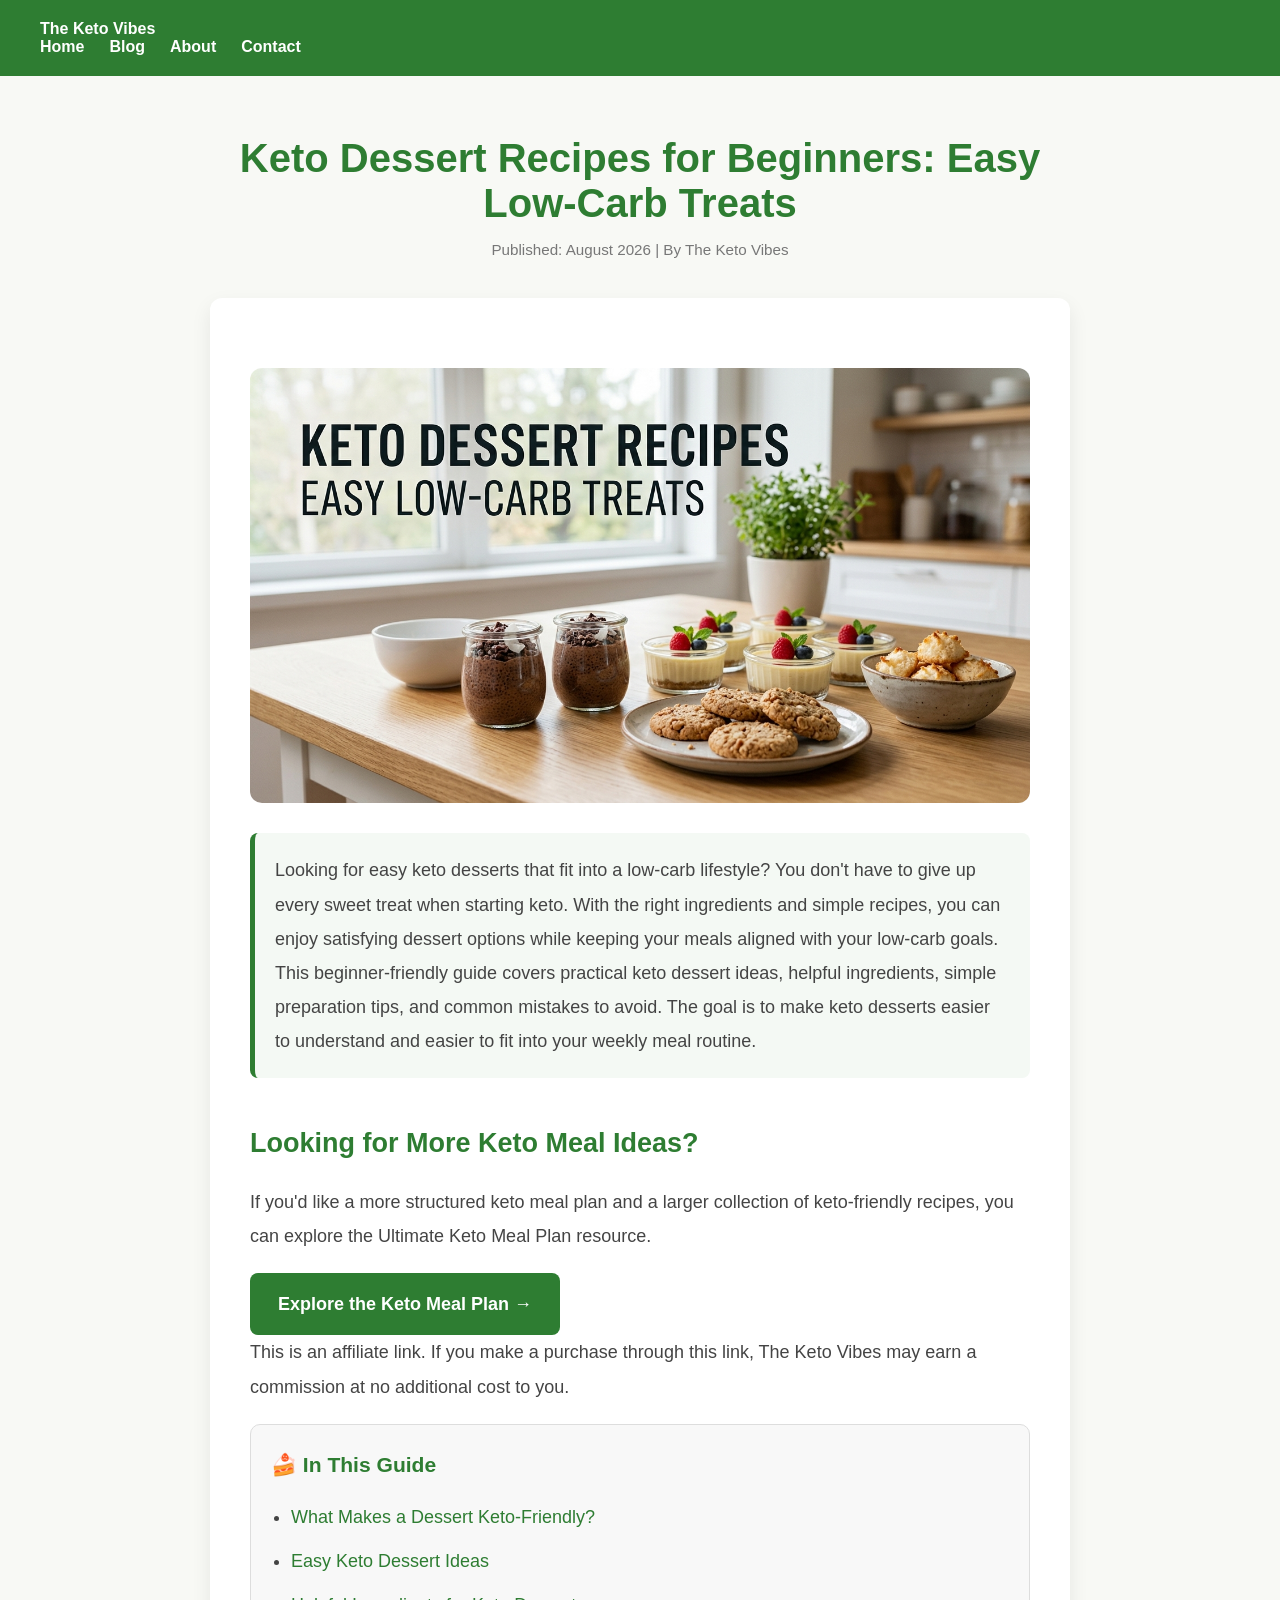
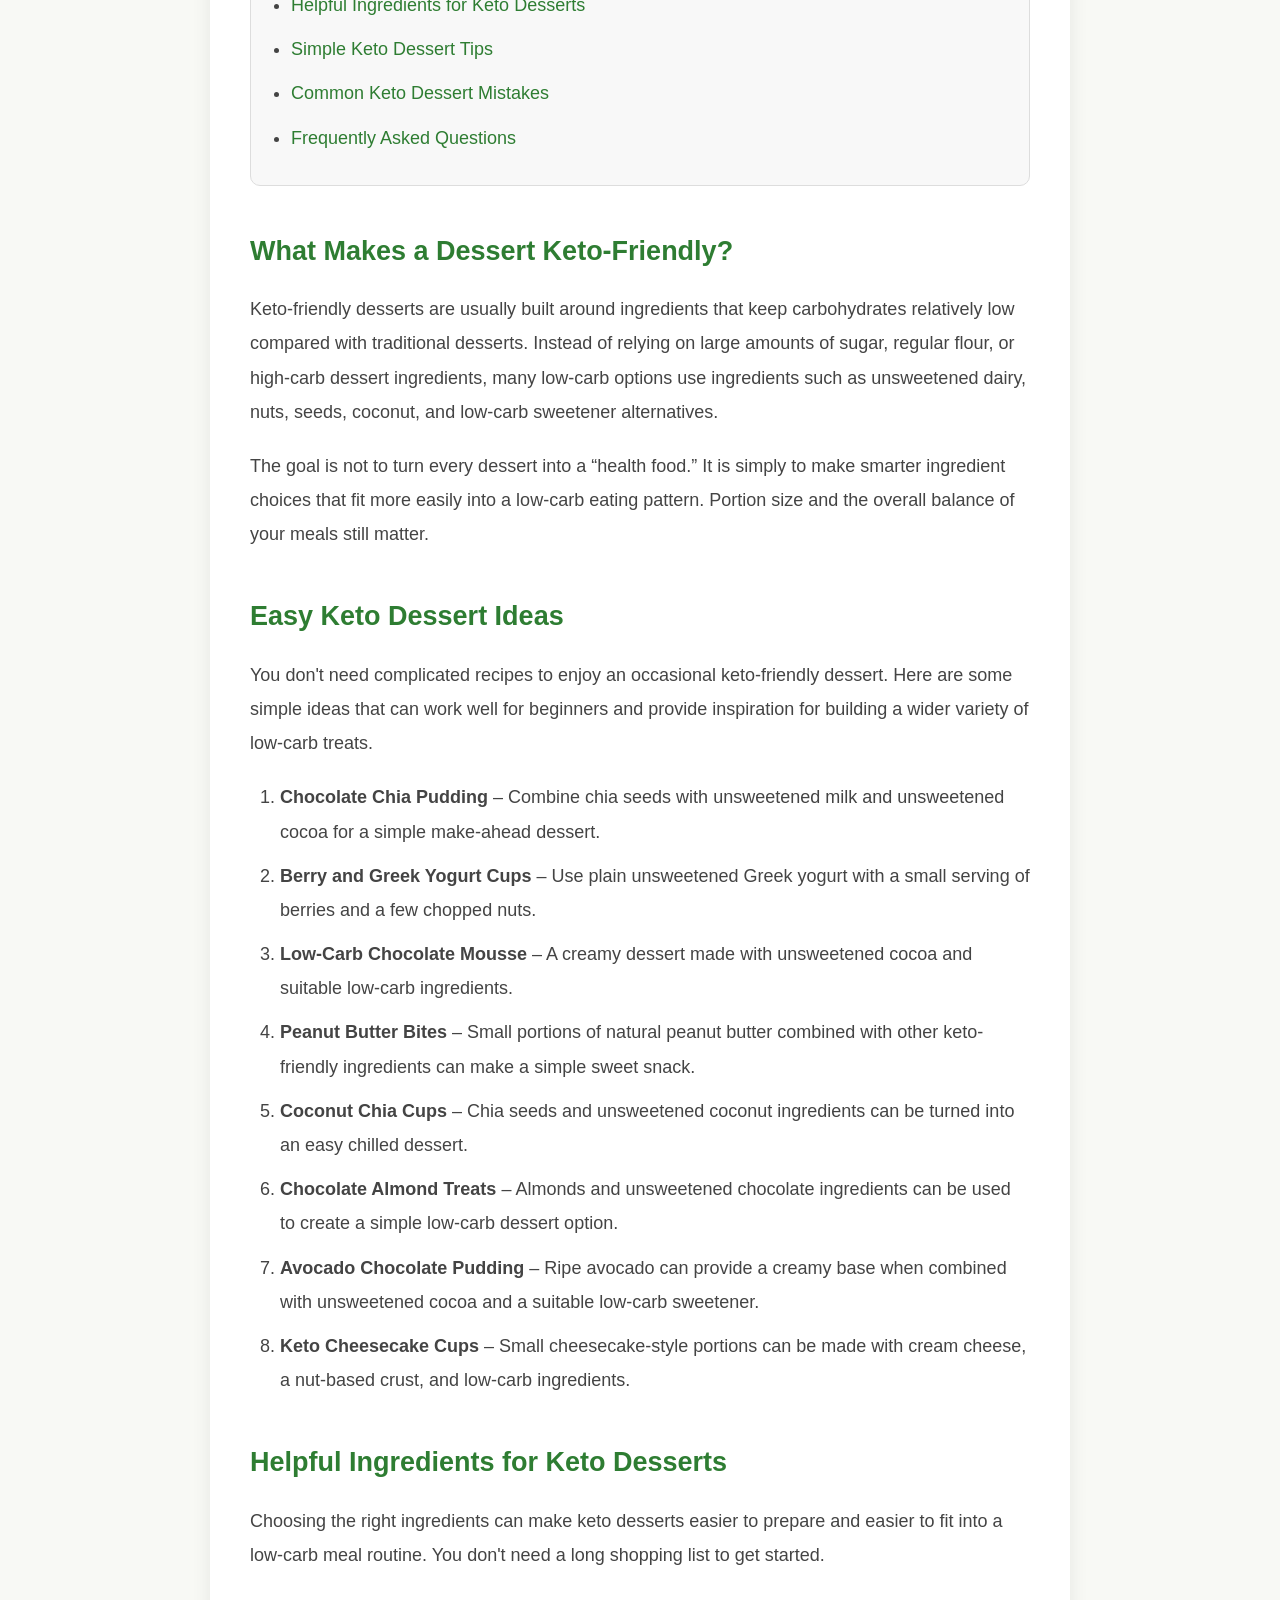
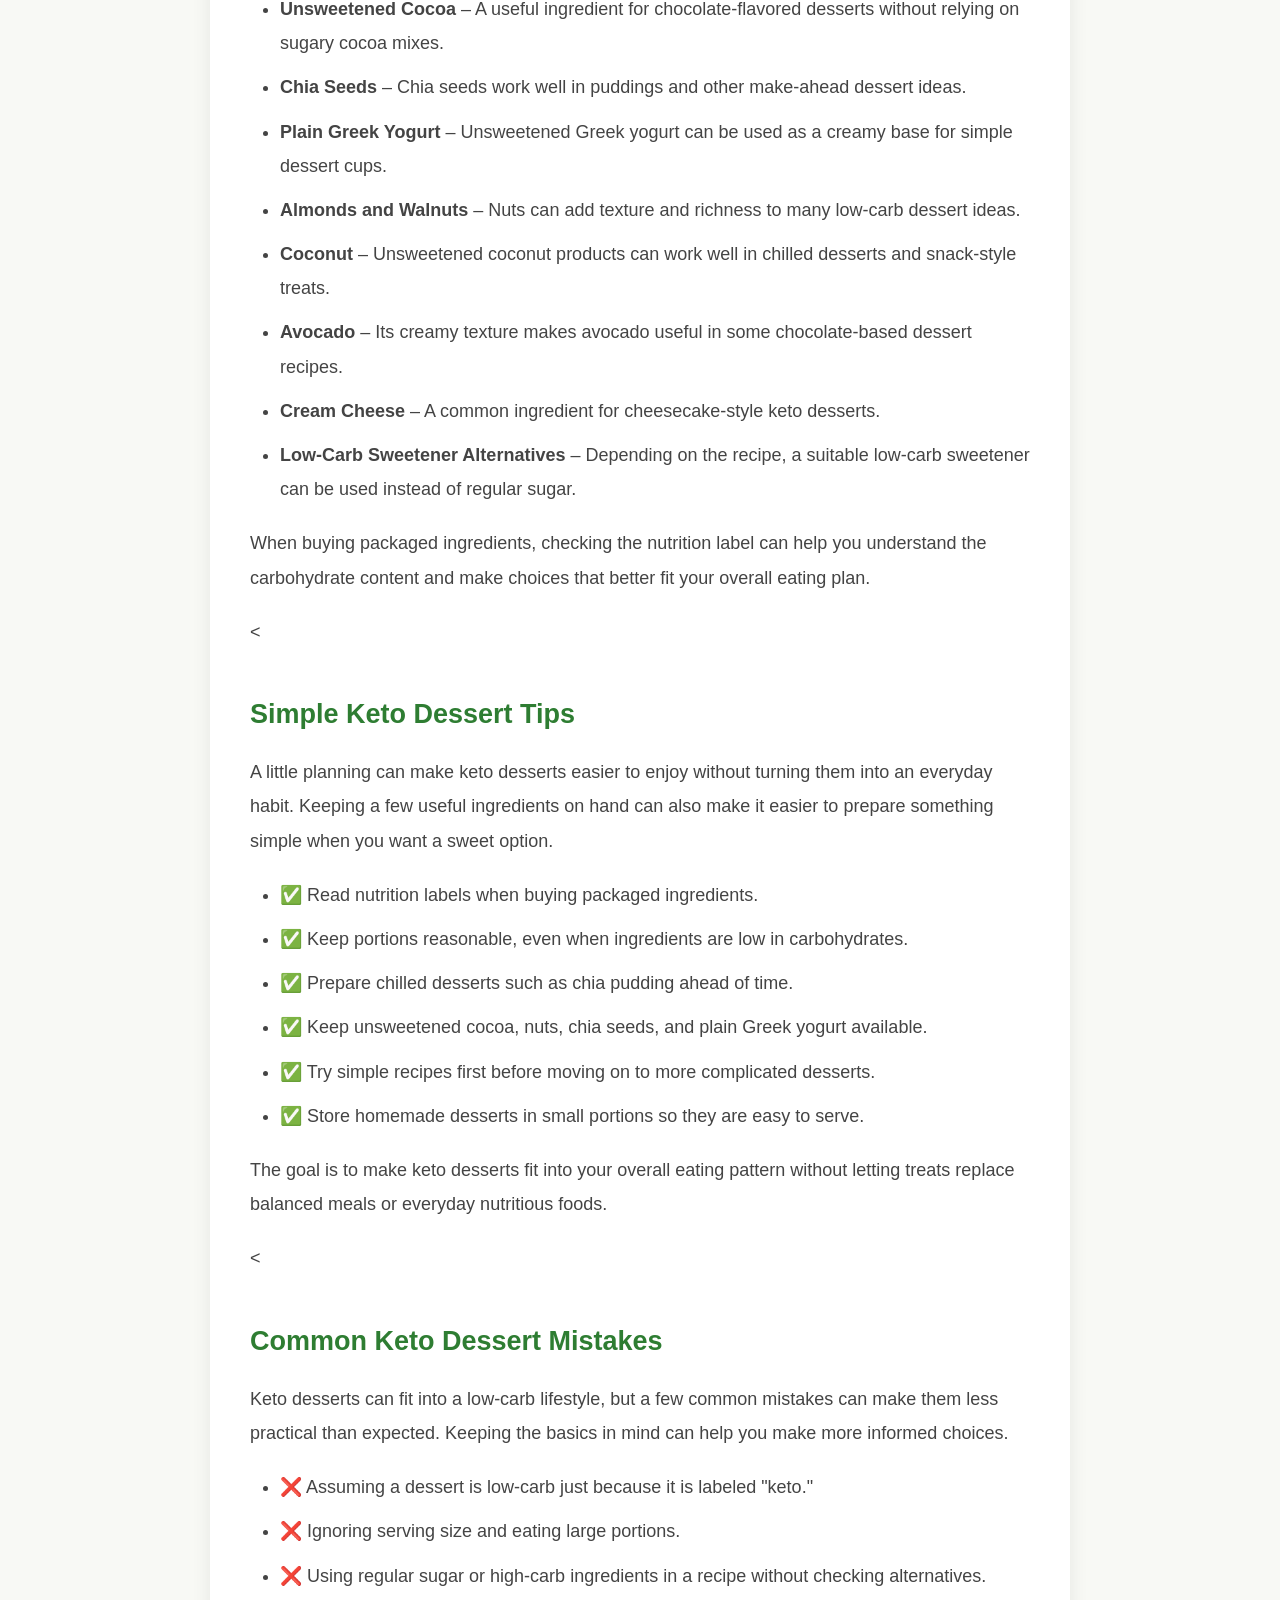
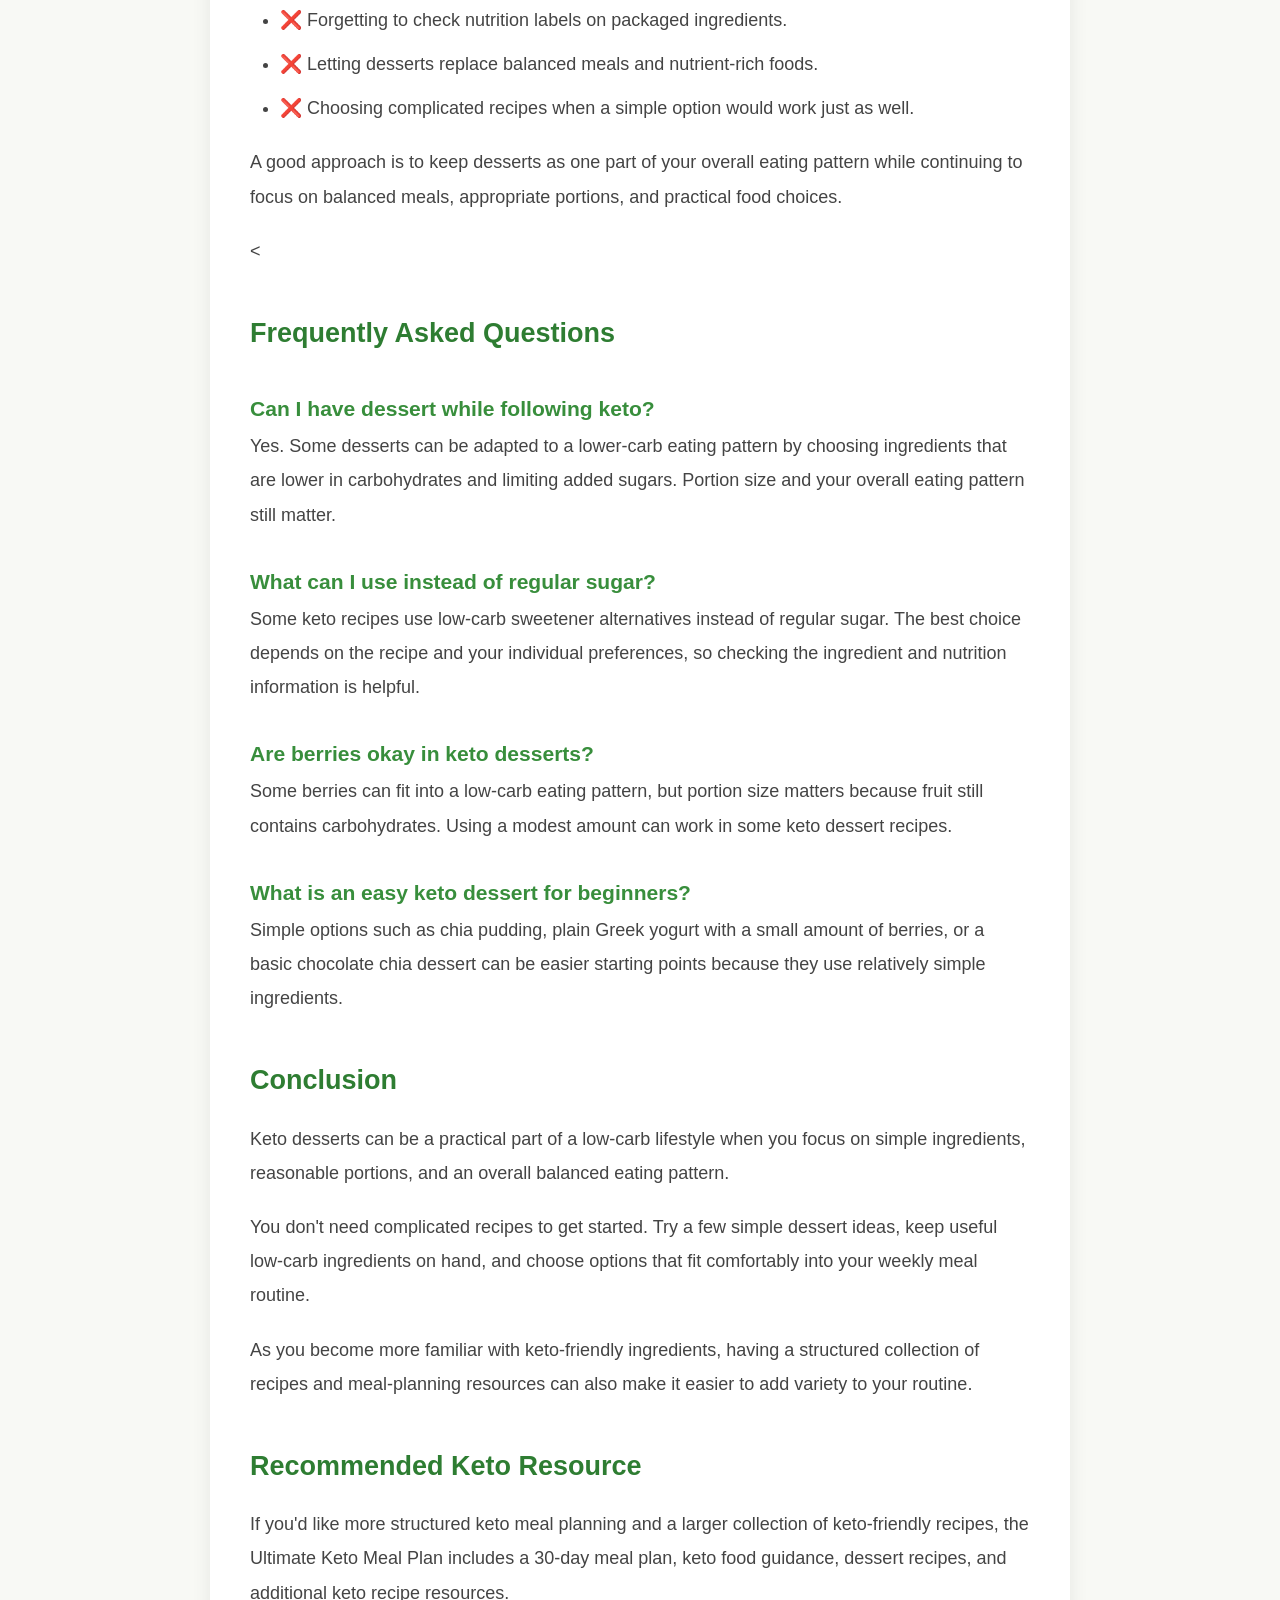
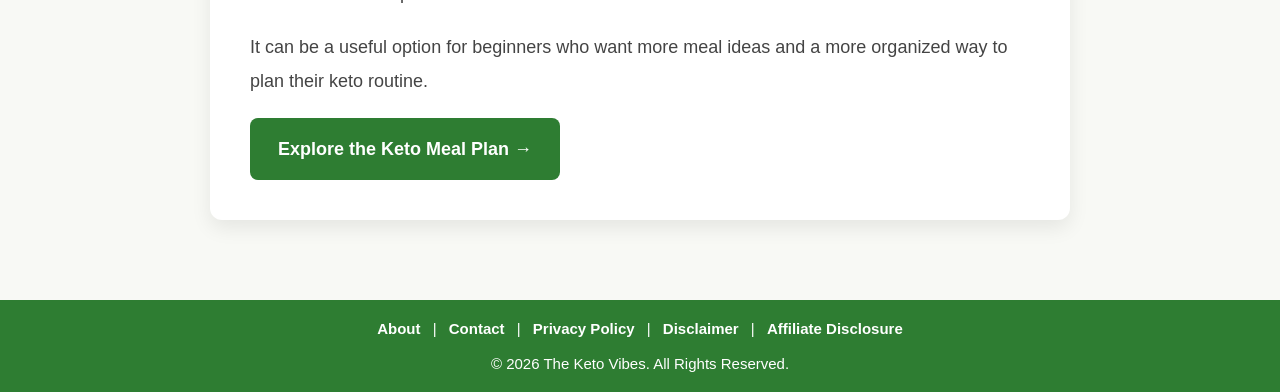
<file: keto-dessert-recipes.html>
<!DOCTYPE html>
<html lang="en">

<head>

<meta charset="UTF-8">
<meta name="viewport" content="width=device-width, initial-scale=1.0">

<title>Keto Dessert Recipes for Beginners: Easy Low-Carb Treats | The Keto Vibes</title>
<link rel="stylesheet" href="style.css">

</head>

<body>

</body>

</html>
<header>

<nav>

<div class="logo">
<a href="index.html">The Keto Vibes</a>
</div>

<ul class="nav-links">

<li><a href="index.html">Home</a></li>

<li><a href="blog.html">Blog</a></li>

<li><a href="about.html">About</a></li>

<li><a href="contact.html">Contact</a></li>

</ul>

</nav>

</header>
<main class="article-page">

<section class="article-header">

<h1>Keto Dessert Recipes for Beginners: Easy Low-Carb Treats</h1>
<p class="article-meta">
Published: August 2026 | By The Keto Vibes
</p>

</section>

<section class="article-content">
<img src="images/blog/keto-dessert-recipes.jpg"
     alt="Easy keto dessert recipes and low-carb treats for beginners"
     class="featured-image">

<div class="article-intro">

<p>
Looking for easy keto desserts that fit into a low-carb lifestyle? You don't have to give up every sweet treat when starting keto. With the right ingredients and simple recipes, you can enjoy satisfying dessert options while keeping your meals aligned with your low-carb goals.
</p>

<p>
This beginner-friendly guide covers practical keto dessert ideas, helpful ingredients, simple preparation tips, and common mistakes to avoid. The goal is to make keto desserts easier to understand and easier to fit into your weekly meal routine.
</p>

</div>
<div class="article-recommendation">

<h2>Looking for More Keto Meal Ideas?</h2>

<p>
If you'd like a more structured keto meal plan and a larger collection of keto-friendly recipes, you can explore the Ultimate Keto Meal Plan resource.
</p>

<a href="https://www.claudiacaldwell.com/oto-uf61a?el=splittest-1214-bradflow-control&aff=ketovibesonli53b1"
target="_blank"
rel="nofollow sponsored noopener"
class="recommend-btn">

Explore the Keto Meal Plan →

</a>

<p class="affiliate-note">
This is an affiliate link. If you make a purchase through this link, The Keto Vibes may earn a commission at no additional cost to you.
</p>

</div>
<div class="table-of-contents">

<h3>🍰 In This Guide</h3>

<ul>

<li><a href="#what-makes-keto-dessert">What Makes a Dessert Keto-Friendly?</a></li>

<li><a href="#dessert-ideas">Easy Keto Dessert Ideas</a></li>

<li><a href="#best-ingredients">Helpful Ingredients for Keto Desserts</a></li>

<li><a href="#dessert-tips">Simple Keto Dessert Tips</a></li>

<li><a href="#common-mistakes">Common Keto Dessert Mistakes</a></li>

<li><a href="#faq">Frequently Asked Questions</a></li>

</ul>

</div>
<h2 id="what-makes-keto-dessert">What Makes a Dessert Keto-Friendly?</h2>

<p>
Keto-friendly desserts are usually built around ingredients that keep carbohydrates relatively low compared with traditional desserts. Instead of relying on large amounts of sugar, regular flour, or high-carb dessert ingredients, many low-carb options use ingredients such as unsweetened dairy, nuts, seeds, coconut, and low-carb sweetener alternatives.
</p>

<p>
The goal is not to turn every dessert into a “health food.” It is simply to make smarter ingredient choices that fit more easily into a low-carb eating pattern. Portion size and the overall balance of your meals still matter.
</p>

<h2 id="dessert-ideas">Easy Keto Dessert Ideas</h2>

<p>
You don't need complicated recipes to enjoy an occasional keto-friendly dessert. Here are some simple ideas that can work well for beginners and provide inspiration for building a wider variety of low-carb treats.
</p>

<ol>

<li>
<strong>Chocolate Chia Pudding</strong> – Combine chia seeds with unsweetened milk and unsweetened cocoa for a simple make-ahead dessert.
</li>

<li>
<strong>Berry and Greek Yogurt Cups</strong> – Use plain unsweetened Greek yogurt with a small serving of berries and a few chopped nuts.
</li>

<li>
<strong>Low-Carb Chocolate Mousse</strong> – A creamy dessert made with unsweetened cocoa and suitable low-carb ingredients.
</li>

<li>
<strong>Peanut Butter Bites</strong> – Small portions of natural peanut butter combined with other keto-friendly ingredients can make a simple sweet snack.
</li>

<li>
<strong>Coconut Chia Cups</strong> – Chia seeds and unsweetened coconut ingredients can be turned into an easy chilled dessert.
</li>

<li>
<strong>Chocolate Almond Treats</strong> – Almonds and unsweetened chocolate ingredients can be used to create a simple low-carb dessert option.
</li>

<li>
<strong>Avocado Chocolate Pudding</strong> – Ripe avocado can provide a creamy base when combined with unsweetened cocoa and a suitable low-carb sweetener.
</li>

<li>
<strong>Keto Cheesecake Cups</strong> – Small cheesecake-style portions can be made with cream cheese, a nut-based crust, and low-carb ingredients.
</li>

</ol>
<h2 id="best-ingredients">Helpful Ingredients for Keto Desserts</h2>

<p>
Choosing the right ingredients can make keto desserts easier to prepare and easier to fit into a low-carb meal routine. You don't need a long shopping list to get started.
</p>

<ul>

<li>
<strong>Unsweetened Cocoa</strong> – A useful ingredient for chocolate-flavored desserts without relying on sugary cocoa mixes.
</li>

<li>
<strong>Chia Seeds</strong> – Chia seeds work well in puddings and other make-ahead dessert ideas.
</li>

<li>
<strong>Plain Greek Yogurt</strong> – Unsweetened Greek yogurt can be used as a creamy base for simple dessert cups.
</li>

<li>
<strong>Almonds and Walnuts</strong> – Nuts can add texture and richness to many low-carb dessert ideas.
</li>

<li>
<strong>Coconut</strong> – Unsweetened coconut products can work well in chilled desserts and snack-style treats.
</li>

<li>
<strong>Avocado</strong> – Its creamy texture makes avocado useful in some chocolate-based dessert recipes.
</li>

<li>
<strong>Cream Cheese</strong> – A common ingredient for cheesecake-style keto desserts.
</li>

<li>
<strong>Low-Carb Sweetener Alternatives</strong> – Depending on the recipe, a suitable low-carb sweetener can be used instead of regular sugar.
</li>

</ul>

<p>
When buying packaged ingredients, checking the nutrition label can help you understand the carbohydrate content and make choices that better fit your overall eating plan.
</p>
<<h2 id="dessert-tips">Simple Keto Dessert Tips</h2>

<p>
A little planning can make keto desserts easier to enjoy without turning them into an everyday habit. Keeping a few useful ingredients on hand can also make it easier to prepare something simple when you want a sweet option.
</p>

<ul>

<li>✅ Read nutrition labels when buying packaged ingredients.</li>

<li>✅ Keep portions reasonable, even when ingredients are low in carbohydrates.</li>

<li>✅ Prepare chilled desserts such as chia pudding ahead of time.</li>

<li>✅ Keep unsweetened cocoa, nuts, chia seeds, and plain Greek yogurt available.</li>

<li>✅ Try simple recipes first before moving on to more complicated desserts.</li>

<li>✅ Store homemade desserts in small portions so they are easy to serve.</li>

</ul>

<p>
The goal is to make keto desserts fit into your overall eating pattern without letting treats replace balanced meals or everyday nutritious foods.
</p>
<<h2 id="common-mistakes">Common Keto Dessert Mistakes</h2>

<p>
Keto desserts can fit into a low-carb lifestyle, but a few common mistakes can make them less practical than expected. Keeping the basics in mind can help you make more informed choices.
</p>

<ul>

<li>❌ Assuming a dessert is low-carb just because it is labeled "keto."</li>

<li>❌ Ignoring serving size and eating large portions.</li>

<li>❌ Using regular sugar or high-carb ingredients in a recipe without checking alternatives.</li>

<li>❌ Forgetting to check nutrition labels on packaged ingredients.</li>

<li>❌ Letting desserts replace balanced meals and nutrient-rich foods.</li>

<li>❌ Choosing complicated recipes when a simple option would work just as well.</li>

</ul>

<p>
A good approach is to keep desserts as one part of your overall eating pattern while continuing to focus on balanced meals, appropriate portions, and practical food choices.
</p>
<<h2 id="faq">Frequently Asked Questions</h2>

<h3>Can I have dessert while following keto?</h3>

<p>
Yes. Some desserts can be adapted to a lower-carb eating pattern by choosing ingredients that are lower in carbohydrates and limiting added sugars. Portion size and your overall eating pattern still matter.
</p>

<h3>What can I use instead of regular sugar?</h3>

<p>
Some keto recipes use low-carb sweetener alternatives instead of regular sugar. The best choice depends on the recipe and your individual preferences, so checking the ingredient and nutrition information is helpful.
</p>

<h3>Are berries okay in keto desserts?</h3>

<p>
Some berries can fit into a low-carb eating pattern, but portion size matters because fruit still contains carbohydrates. Using a modest amount can work in some keto dessert recipes.
</p>

<h3>What is an easy keto dessert for beginners?</h3>

<p>
Simple options such as chia pudding, plain Greek yogurt with a small amount of berries, or a basic chocolate chia dessert can be easier starting points because they use relatively simple ingredients.
</p>
<h2 id="conclusion">Conclusion</h2>

<p>
Keto desserts can be a practical part of a low-carb lifestyle when you focus on simple ingredients, reasonable portions, and an overall balanced eating pattern.
</p>

<p>
You don't need complicated recipes to get started. Try a few simple dessert ideas, keep useful low-carb ingredients on hand, and choose options that fit comfortably into your weekly meal routine.
</p>

<p>
As you become more familiar with keto-friendly ingredients, having a structured collection of recipes and meal-planning resources can also make it easier to add variety to your routine.
</p>
<div class="article-recommendation">

<h2>Recommended Keto Resource</h2>

<p>
If you'd like more structured keto meal planning and a larger collection of keto-friendly recipes, the Ultimate Keto Meal Plan includes a 30-day meal plan, keto food guidance, dessert recipes, and additional keto recipe resources.
</p>

<p>
It can be a useful option for beginners who want more meal ideas and a more organized way to plan their keto routine.
</p>

<a href="https://www.claudiacaldwell.com/oto-uf61a?el=splittest-1214-bradflow-control&aff=ketovibesonli53b1"
target="_blank"
rel="nofollow sponsored noopener"
class="recommend-btn">

Explore the Keto Meal Plan →

</a>

</div>
</section>

</main>
<footer>

<p>

<a href="about.html">About</a> |

<a href="contact.html">Contact</a> |

<a href="privacy-policy.html">Privacy Policy</a> |

<a href="disclaimer.html">Disclaimer</a> |

<a href="affiliate-disclosure.html">Affiliate Disclosure</a>

</p>

<br>

<p>

© 2026 The Keto Vibes. All Rights Reserved.

</p>

</footer>
</file>
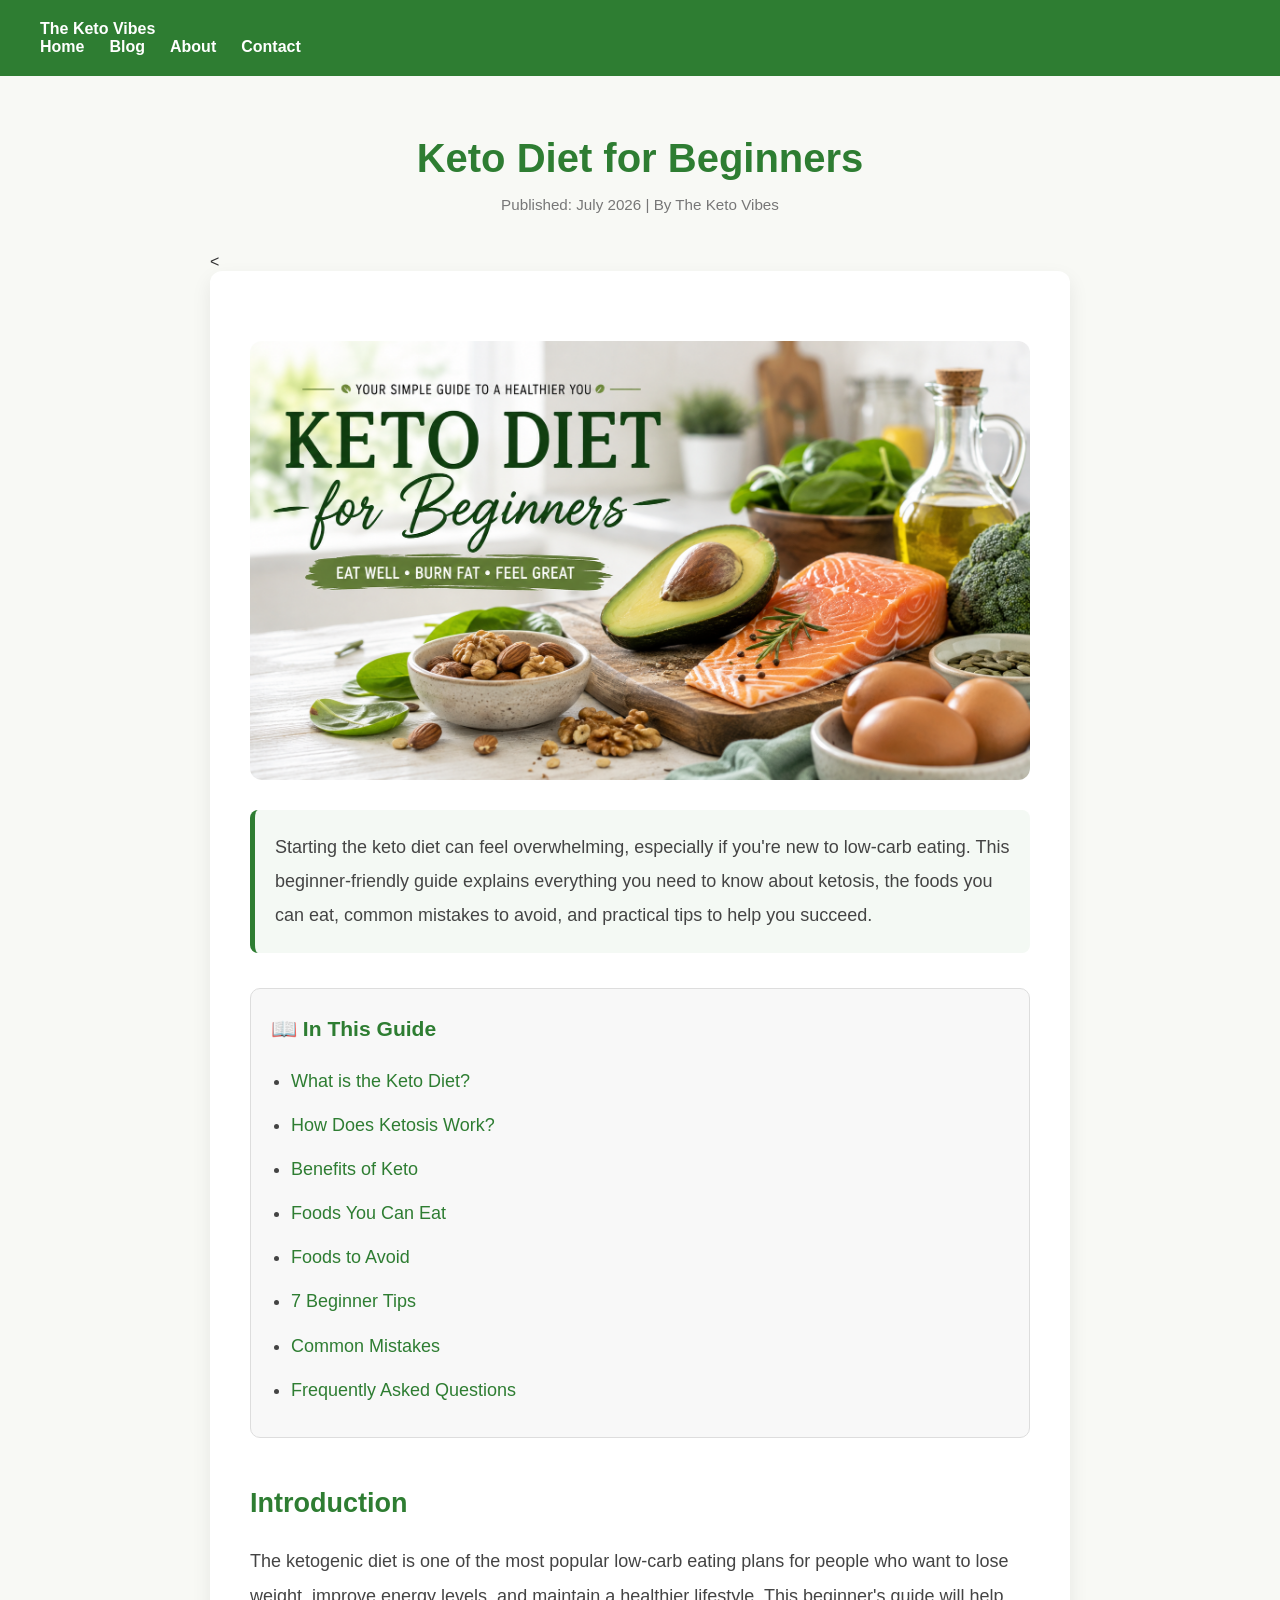
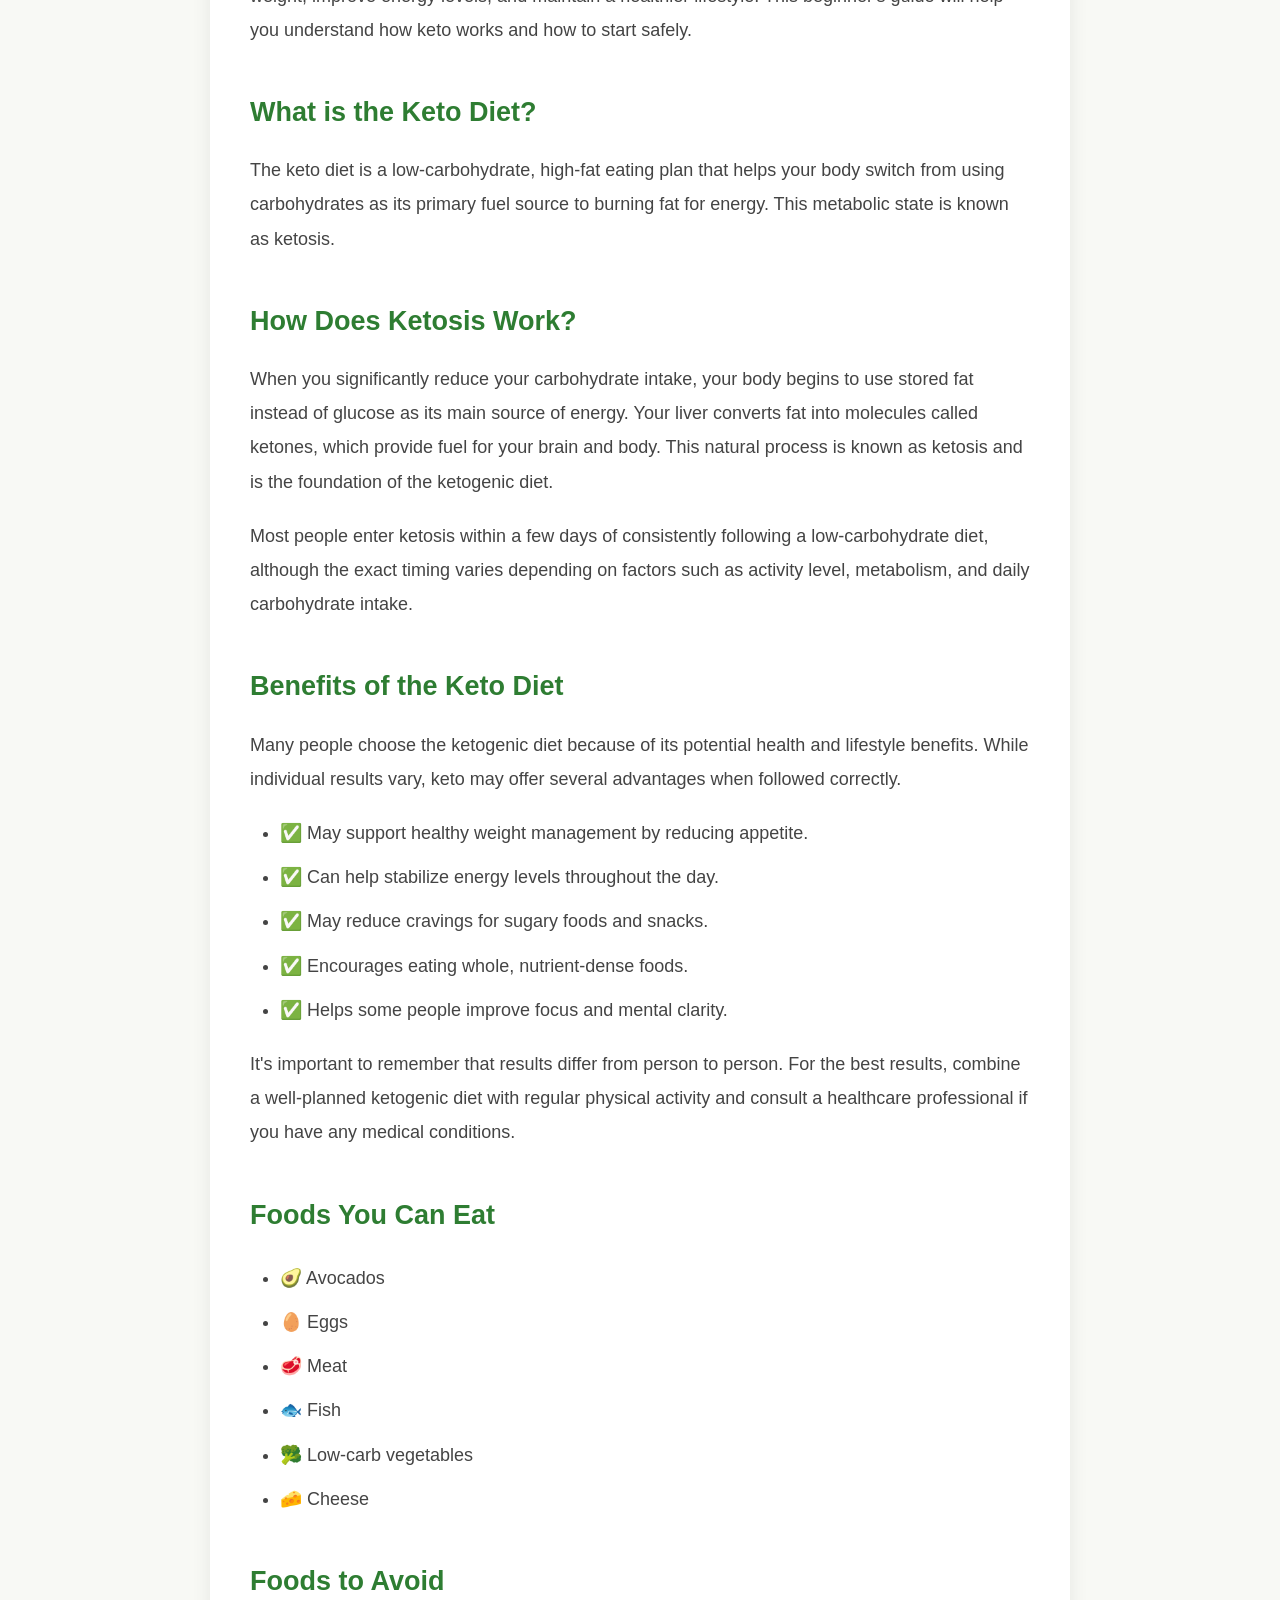
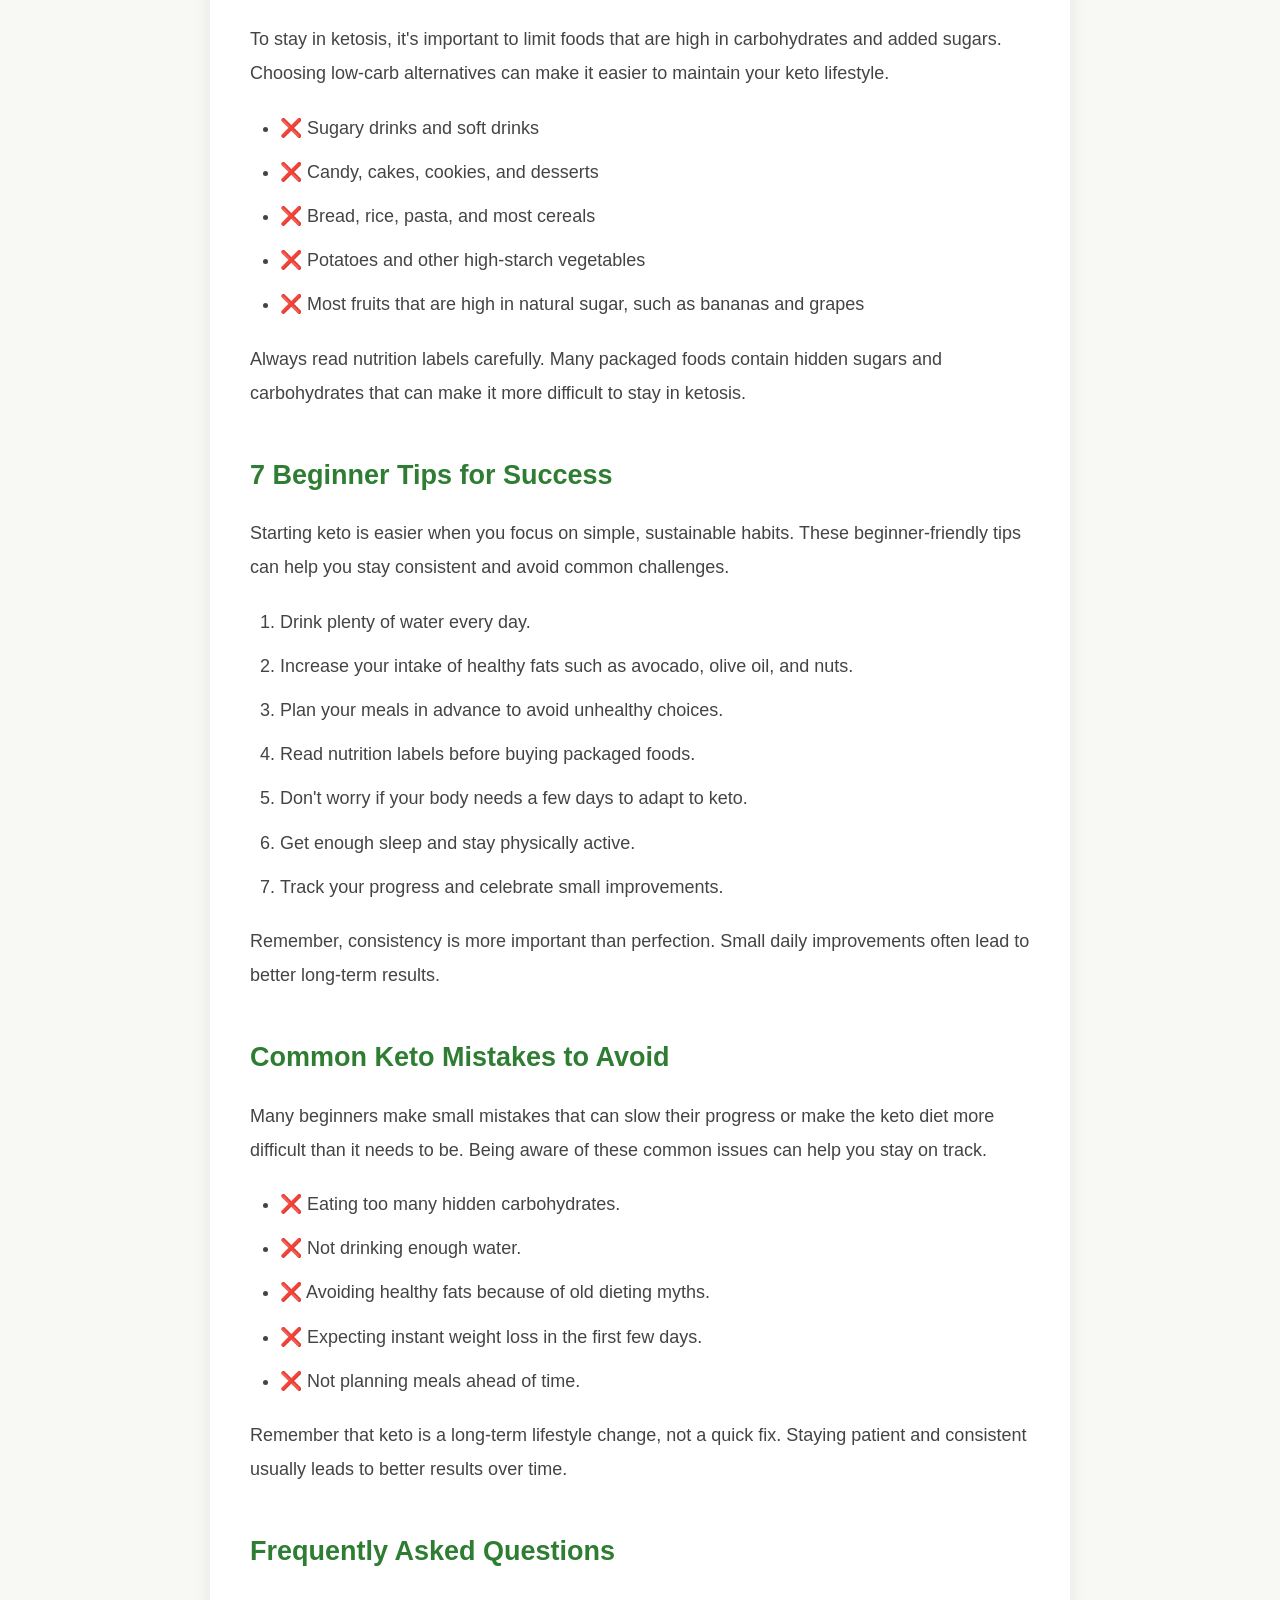
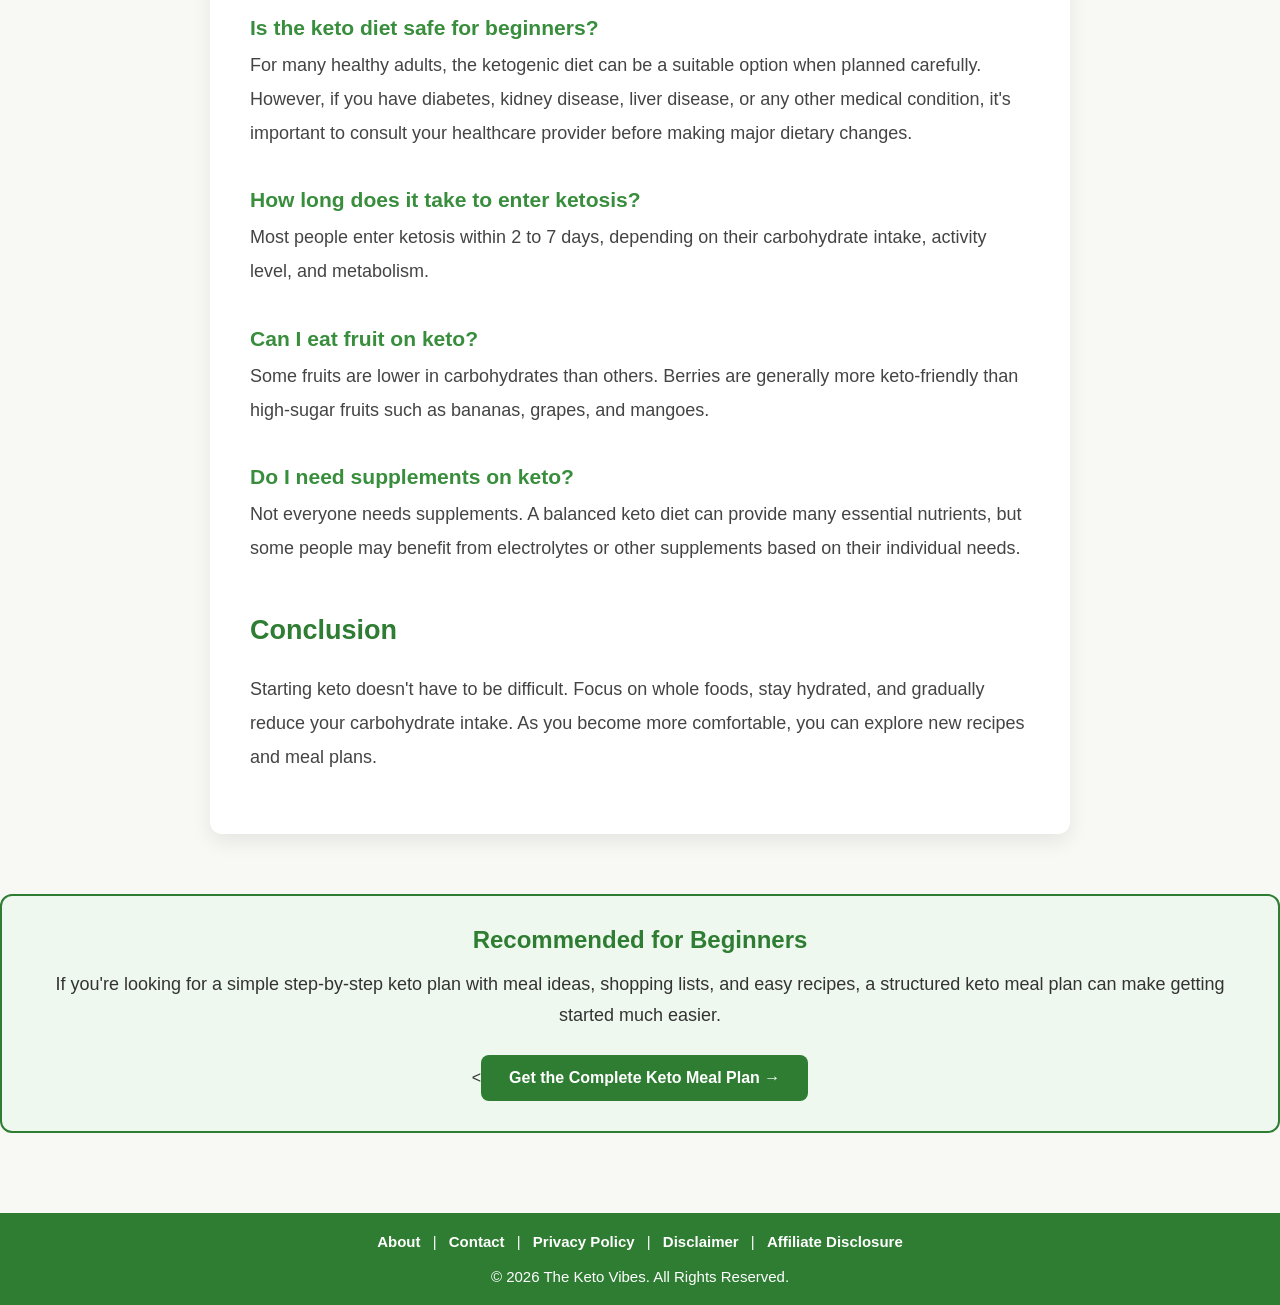
<file: keto-diet-for-beginners.html>
<!DOCTYPE html>
<html lang="en">

<head>

<meta charset="UTF-8">
<meta name="viewport" content="width=device-width, initial-scale=1.0">

<title>Keto Diet for Beginners | The Keto Vibes</title>
<meta name="description" content="Learn how to start the keto diet with this complete beginner's guide. Discover keto-friendly foods, benefits, mistakes to avoid, practical tips, and FAQs.">

<meta name="keywords" content="keto diet for beginners, ketogenic diet, keto foods, low carb diet, ketosis, keto meal plan">

<meta name="author" content="The Keto Vibes">

<link rel="canonical" href="https://theketovibesofficial.github.io/the-keto-vibes/keto-diet-for-beginners.html">
<link rel="stylesheet" href="style.css">

</head>

<body>

<header>

<nav>

<div class="logo">
<a href="index.html">The Keto Vibes</a>
</div>

<ul class="nav-links">

<li><a href="index.html">Home</a></li>
<li><a href="blog.html">Blog</a></li>
<li><a href="about.html">About</a></li>
<li><a href="contact.html">Contact</a></li>

</ul>
</nav>

</header>

<main class="article-page">

<section class="article-header">

<h1>Keto Diet for Beginners</h1>

<p class="article-meta">
Published: July 2026 | By The Keto Vibes
</p>

</section>

<<section class="article-content">

<img src="images/blog/Keto Diet for Beginners.png"
     alt="Keto Diet for Beginners"
     class="featured-image">

<div class="article-intro">

<p>
Starting the keto diet can feel overwhelming, especially if you're new to low-carb eating. This beginner-friendly guide explains everything you need to know about ketosis, the foods you can eat, common mistakes to avoid, and practical tips to help you succeed.
</p>

</div>
<div class="table-of-contents">

<h3>📖 In This Guide</h3>

<ul>

<li><a href="#what-is-keto">What is the Keto Diet?</a></li>

<li><a href="#how-ketosis-works">How Does Ketosis Work?</a></li>

<li><a href="#benefits">Benefits of Keto</a></li>

<li><a href="#foods-to-eat">Foods You Can Eat</a></li>

<li><a href="#foods-to-avoid">Foods to Avoid</a></li>

<li><a href="#beginner-tips">7 Beginner Tips</a></li>

<li><a href="#common-mistakes">Common Mistakes</a></li>

<li><a href="#faq">Frequently Asked Questions</a></li>

</ul>

</div>
<h2>Introduction</h2>

<p>
The ketogenic diet is one of the most popular low-carb eating plans for people who want to lose weight, improve energy levels, and maintain a healthier lifestyle. This beginner's guide will help you understand how keto works and how to start safely.
</p>

<h2 id="what-is-keto">What is the Keto Diet?</h2>
<p>
The keto diet is a low-carbohydrate, high-fat eating plan that helps your body switch from using carbohydrates as its primary fuel source to burning fat for energy. This metabolic state is known as ketosis.
</p>
<h2 id="how-ketosis-works">How Does Ketosis Work?</h2>

<p>
When you significantly reduce your carbohydrate intake, your body begins to use stored fat instead of glucose as its main source of energy. Your liver converts fat into molecules called ketones, which provide fuel for your brain and body. This natural process is known as ketosis and is the foundation of the ketogenic diet.
</p>

<p>
Most people enter ketosis within a few days of consistently following a low-carbohydrate diet, although the exact timing varies depending on factors such as activity level, metabolism, and daily carbohydrate intake.
</p>
<h2 id="benefits">Benefits of the Keto Diet</h2>

<p>
Many people choose the ketogenic diet because of its potential health and lifestyle benefits. While individual results vary, keto may offer several advantages when followed correctly.
</p>

<ul>

<li>✅ May support healthy weight management by reducing appetite.</li>

<li>✅ Can help stabilize energy levels throughout the day.</li>

<li>✅ May reduce cravings for sugary foods and snacks.</li>

<li>✅ Encourages eating whole, nutrient-dense foods.</li>

<li>✅ Helps some people improve focus and mental clarity.</li>

</ul>

<p>
It's important to remember that results differ from person to person. For the best results, combine a well-planned ketogenic diet with regular physical activity and consult a healthcare professional if you have any medical conditions.
</p>
<h2 id="foods-to-eat">Foods You Can Eat</h2>
<ul>
<li>🥑 Avocados</li>
<li>🥚 Eggs</li>
<li>🥩 Meat</li>
<li>🐟 Fish</li>
<li>🥦 Low-carb vegetables</li>
<li>🧀 Cheese</li>
</ul>
<h2 id="foods-to-avoid">Foods to Avoid</h2>

<p>
To stay in ketosis, it's important to limit foods that are high in carbohydrates and added sugars. Choosing low-carb alternatives can make it easier to maintain your keto lifestyle.
</p>

<ul>

<li>❌ Sugary drinks and soft drinks</li>

<li>❌ Candy, cakes, cookies, and desserts</li>

<li>❌ Bread, rice, pasta, and most cereals</li>

<li>❌ Potatoes and other high-starch vegetables</li>

<li>❌ Most fruits that are high in natural sugar, such as bananas and grapes</li>

</ul>

<p>
Always read nutrition labels carefully. Many packaged foods contain hidden sugars and carbohydrates that can make it more difficult to stay in ketosis.
</p>
<h2 id="beginner-tips">7 Beginner Tips for Success</h2>

<p>
Starting keto is easier when you focus on simple, sustainable habits. These beginner-friendly tips can help you stay consistent and avoid common challenges.
</p>

<ol>

<li>Drink plenty of water every day.</li>

<li>Increase your intake of healthy fats such as avocado, olive oil, and nuts.</li>

<li>Plan your meals in advance to avoid unhealthy choices.</li>

<li>Read nutrition labels before buying packaged foods.</li>

<li>Don't worry if your body needs a few days to adapt to keto.</li>

<li>Get enough sleep and stay physically active.</li>

<li>Track your progress and celebrate small improvements.</li>

</ol>

<p>
Remember, consistency is more important than perfection. Small daily improvements often lead to better long-term results.
</p>
<h2 id="common-mistakes">Common Keto Mistakes to Avoid</h2>

<p>
Many beginners make small mistakes that can slow their progress or make the keto diet more difficult than it needs to be. Being aware of these common issues can help you stay on track.
</p>

<ul>

<li>❌ Eating too many hidden carbohydrates.</li>

<li>❌ Not drinking enough water.</li>

<li>❌ Avoiding healthy fats because of old dieting myths.</li>

<li>❌ Expecting instant weight loss in the first few days.</li>

<li>❌ Not planning meals ahead of time.</li>

</ul>

<p>
Remember that keto is a long-term lifestyle change, not a quick fix. Staying patient and consistent usually leads to better results over time.
</p>
<h2 id="faq">Frequently Asked Questions</h2>

<h3>Is the keto diet safe for beginners?</h3>

<p>
For many healthy adults, the ketogenic diet can be a suitable option when planned carefully. However, if you have diabetes, kidney disease, liver disease, or any other medical condition, it's important to consult your healthcare provider before making major dietary changes.
</p>

<h3>How long does it take to enter ketosis?</h3>

<p>
Most people enter ketosis within 2 to 7 days, depending on their carbohydrate intake, activity level, and metabolism.
</p>

<h3>Can I eat fruit on keto?</h3>

<p>
Some fruits are lower in carbohydrates than others. Berries are generally more keto-friendly than high-sugar fruits such as bananas, grapes, and mangoes.
</p>

<h3>Do I need supplements on keto?</h3>

<p>
Not everyone needs supplements. A balanced keto diet can provide many essential nutrients, but some people may benefit from electrolytes or other supplements based on their individual needs.
</p>
<h2 id="conclusion">Conclusion</h2>
<p>
Starting keto doesn't have to be difficult. Focus on whole foods, stay hydrated, and gradually reduce your carbohydrate intake. As you become more comfortable, you can explore new recipes and meal plans.
</p>
</section>

</main>
<div class="recommended-box">

<h2>Recommended for Beginners</h2>

<p>
If you're looking for a simple step-by-step keto plan with meal ideas, shopping lists, and easy recipes, a structured keto meal plan can make getting started much easier.
</p>

<<a href="https://www.claudiacaldwell.com/oto-uf61a?el=splittest-1214-bradflow-control#aff=ketovibesonli53b1"
   target="_blank"
   class="recommend-btn">
   Get the Complete Keto Meal Plan →
</a>

</div>
<footer>

<p>

<a href="about.html">About</a> |

<a href="contact.html">Contact</a> |

<a href="privacy-policy.html">Privacy Policy</a> |

<a href="disclaimer.html">Disclaimer</a> |

<a href="affiliate-disclosure.html">Affiliate Disclosure</a>

</p>

<br>

<p>

© 2026 The Keto Vibes. All Rights Reserved.

</p>

</footer>

</body>

</html>
</file>
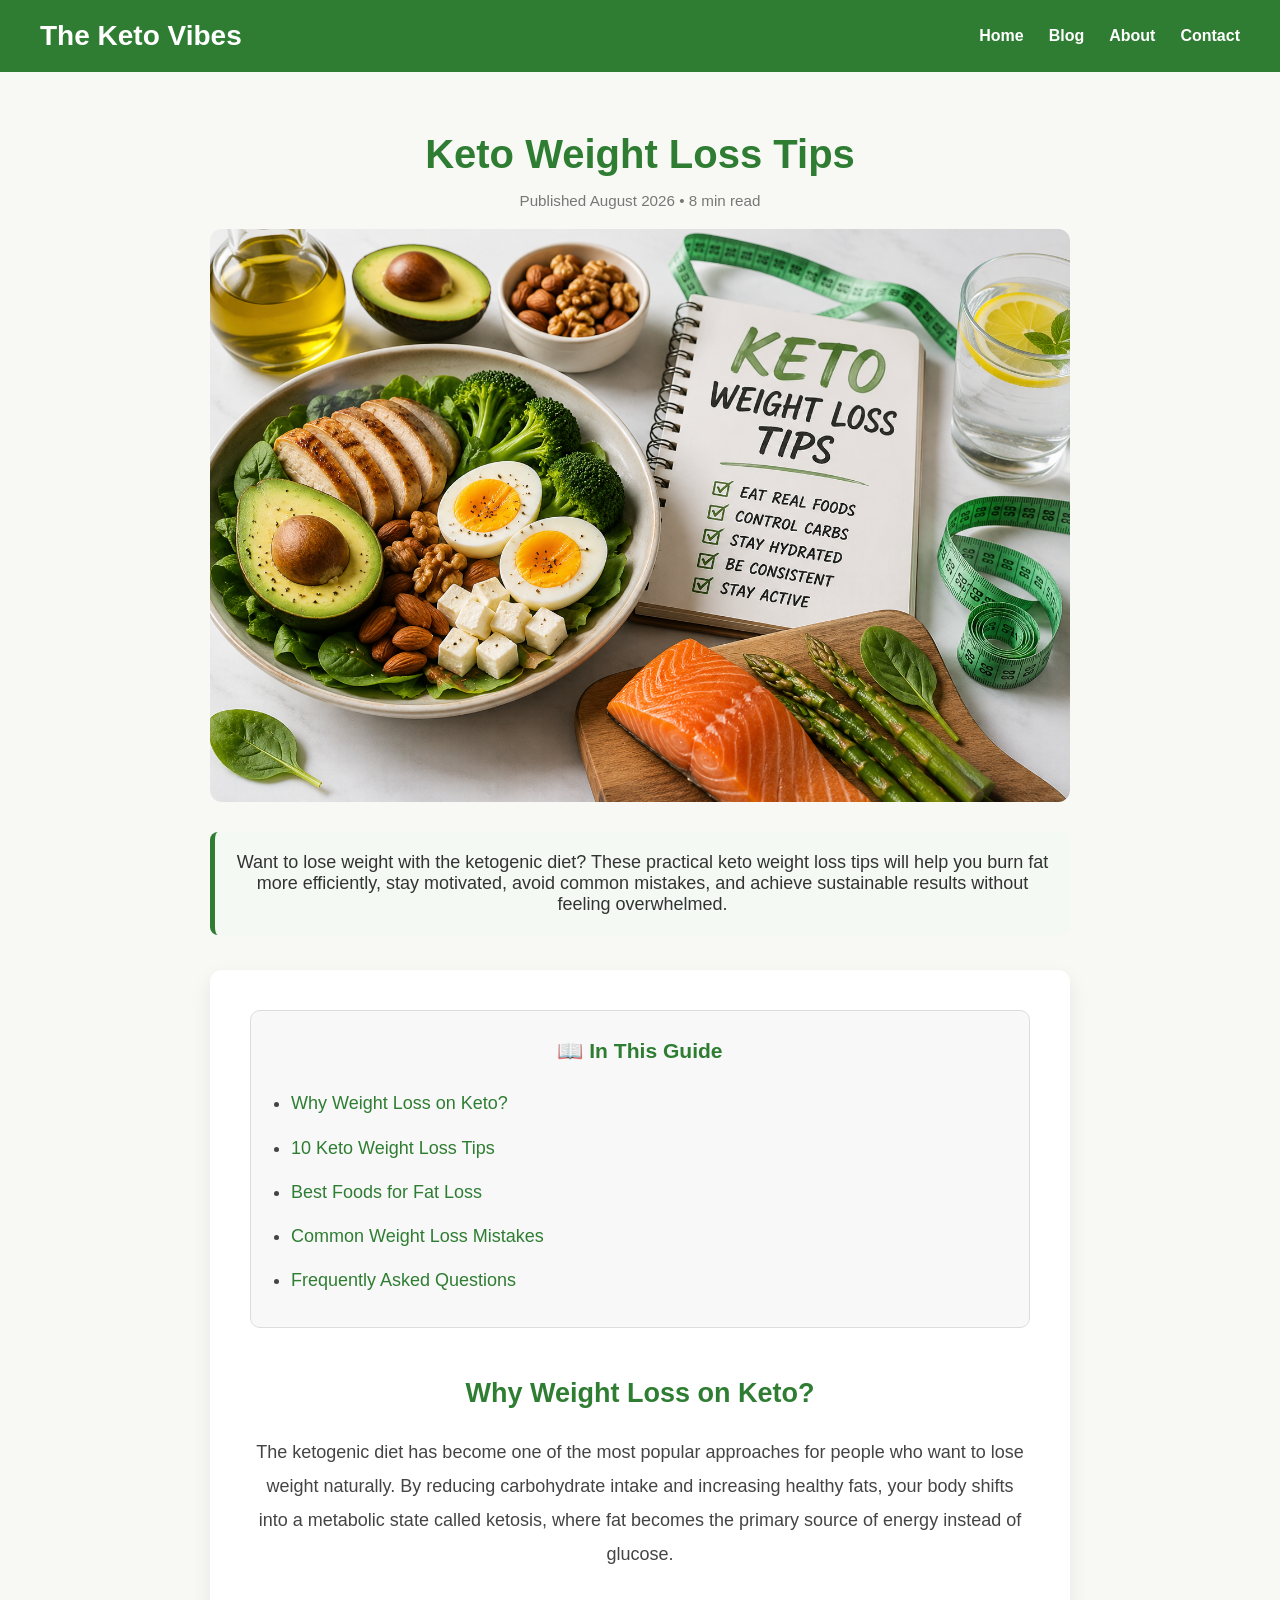
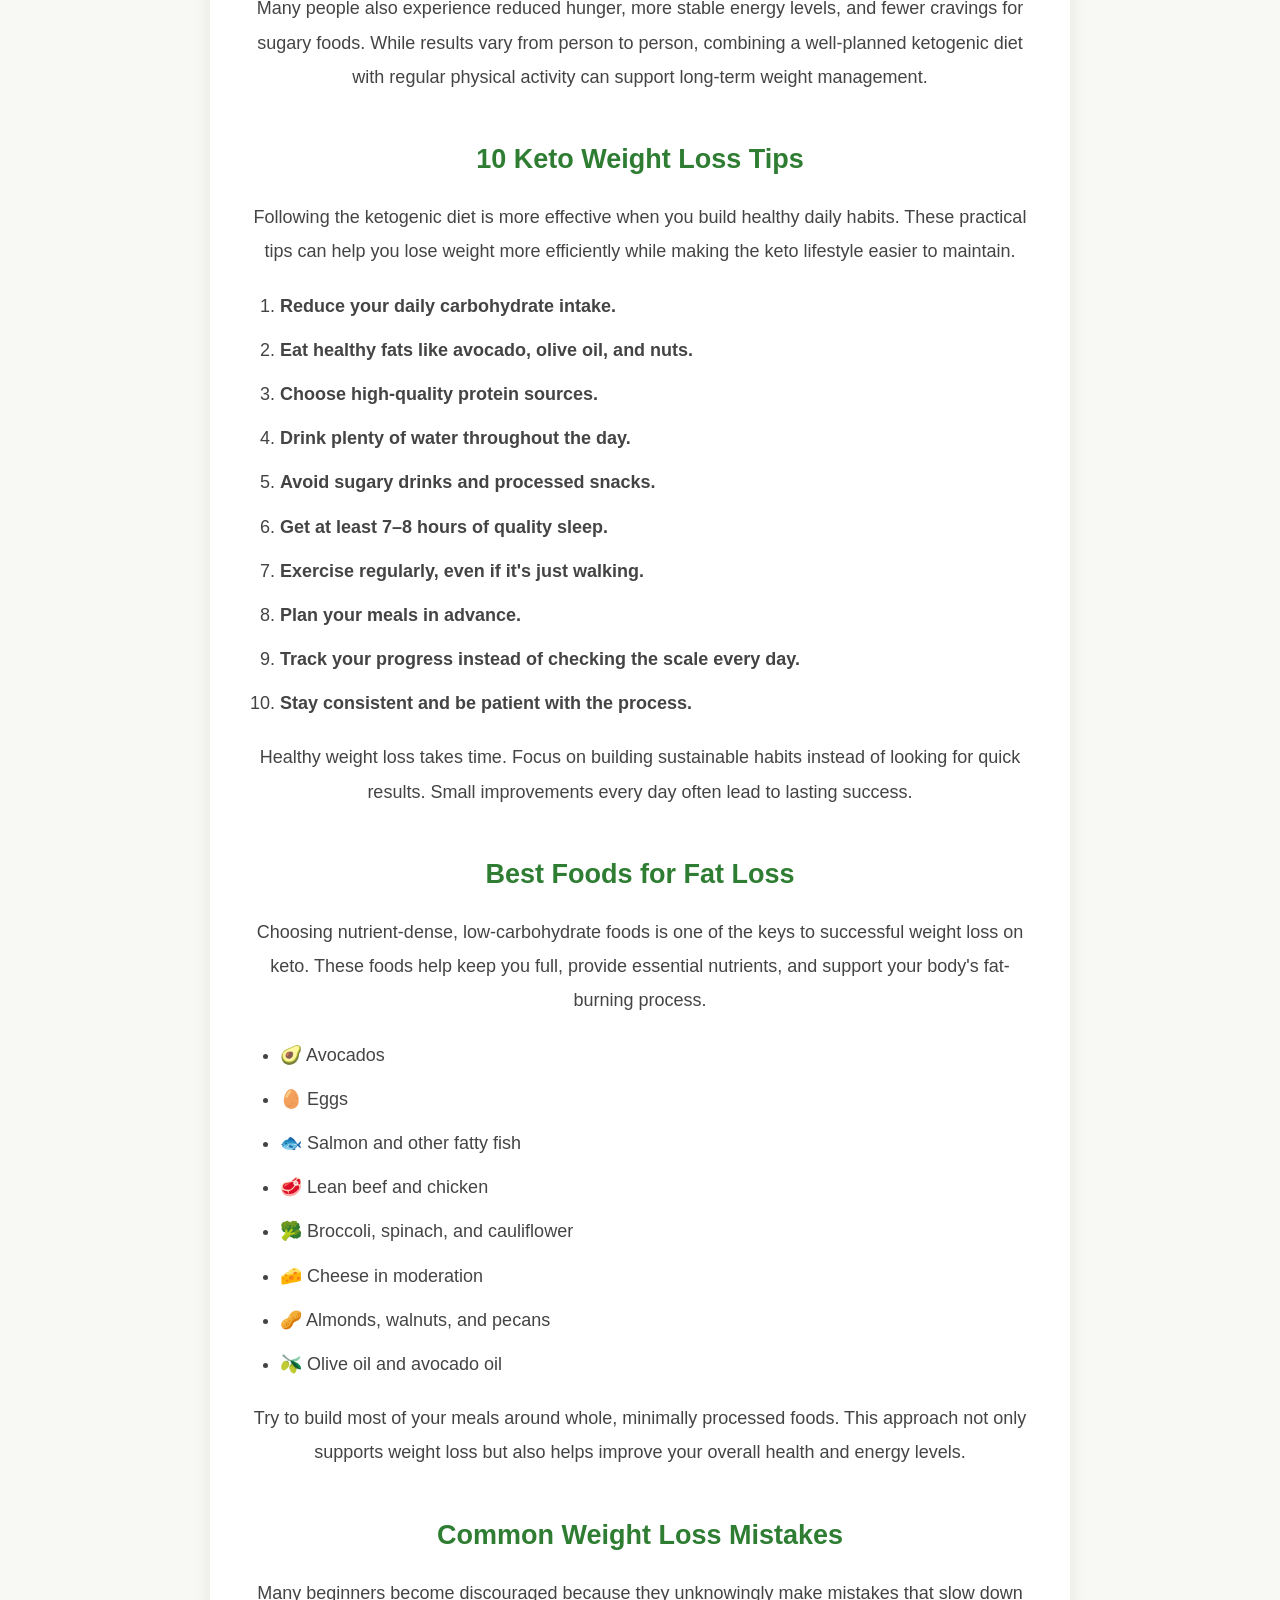
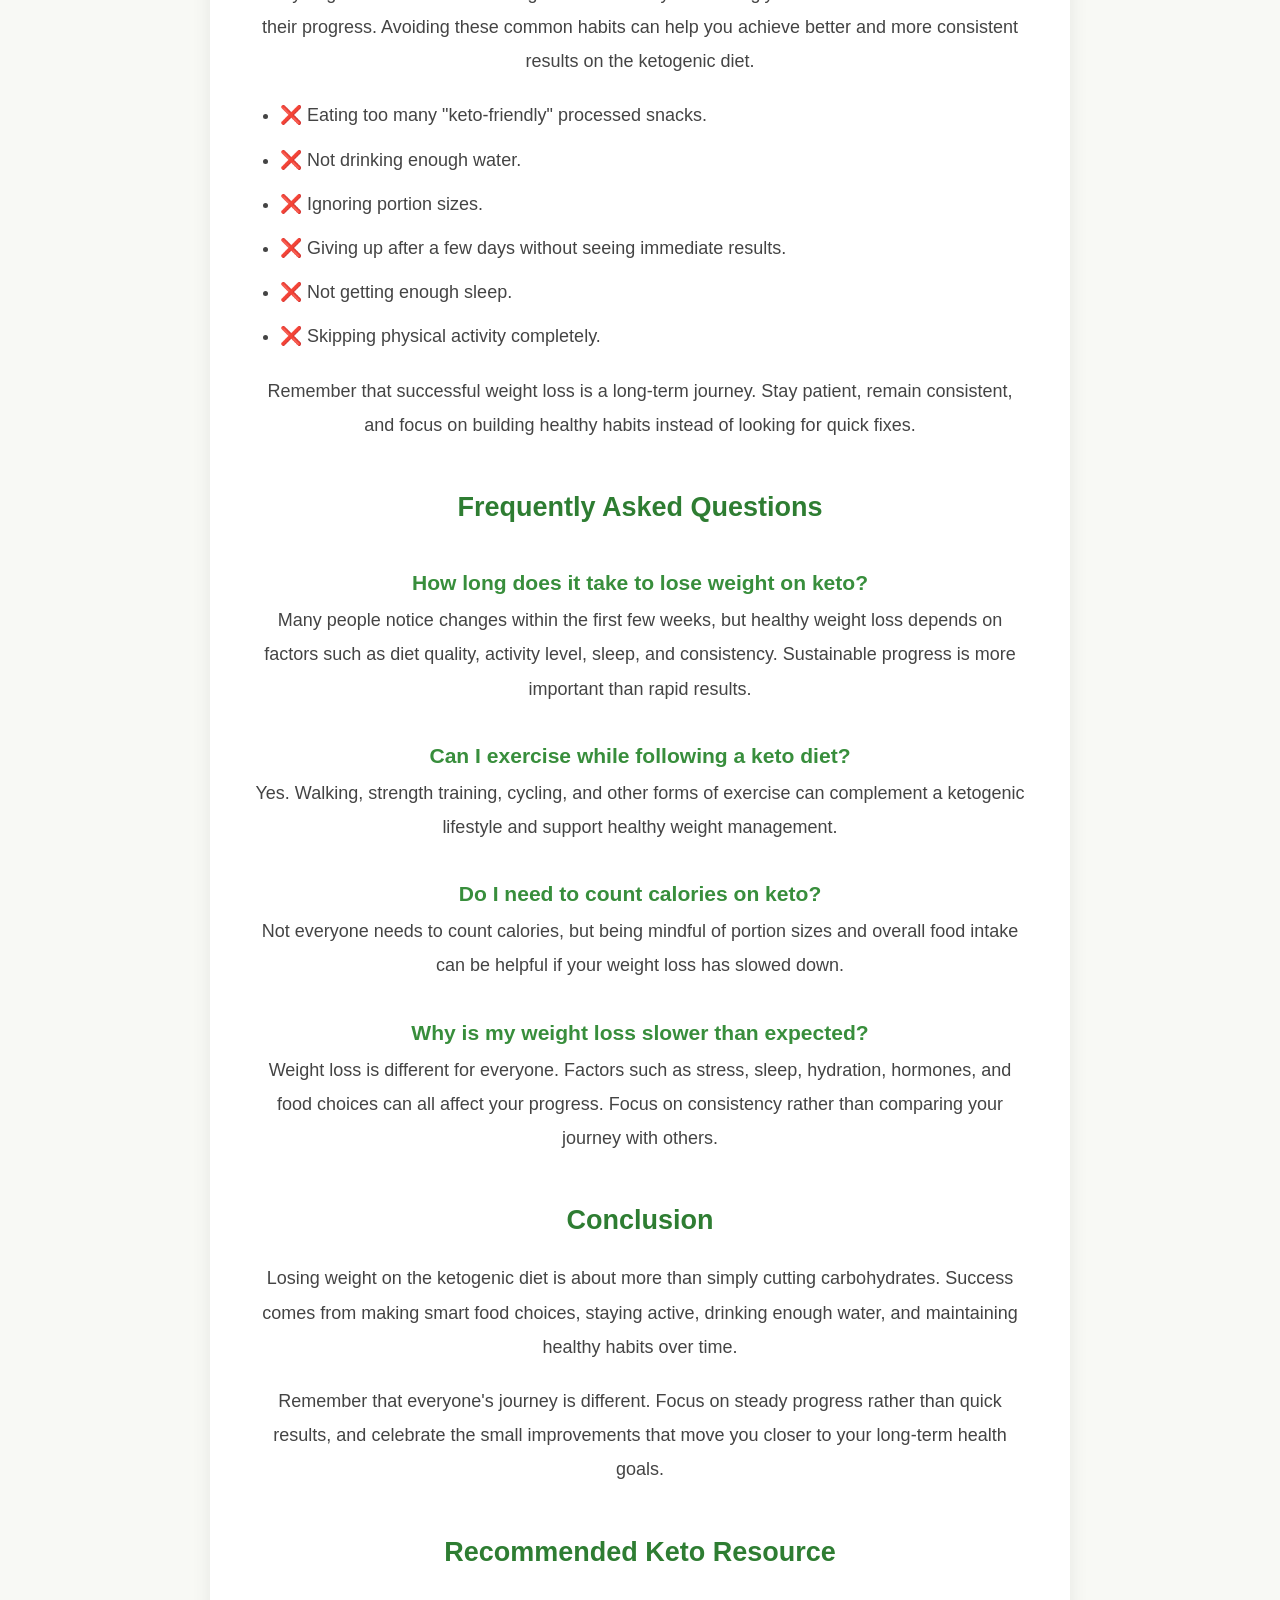
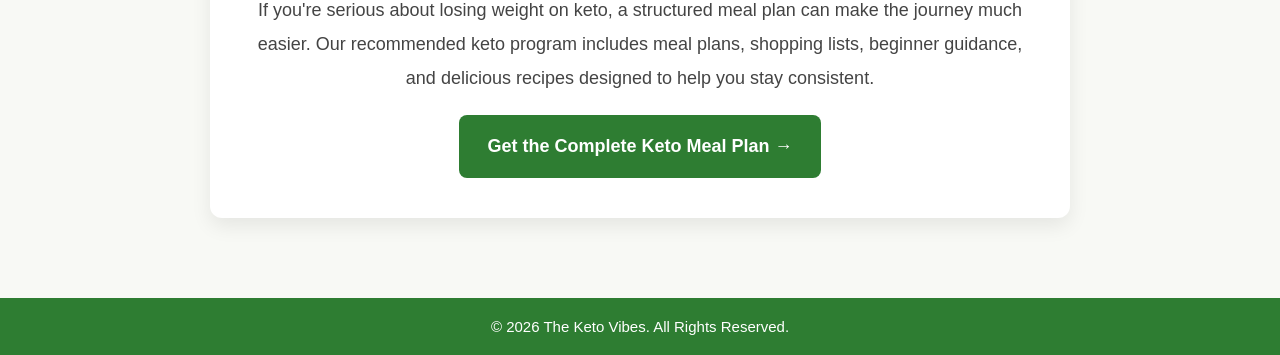
<file: keto-weight-loss-tips.html>
<!DOCTYPE html>
<html lang="en">

<head>

<meta charset="UTF-8">
<meta name="viewport" content="width=device-width, initial-scale=1.0">

<title>Keto Weight Loss Tips | The Keto Vibes</title>

<link rel="stylesheet" href="style.css">

</head>

<body>

<header>

<div class="logo">
<h1>The Keto Vibes</h1>
</div>

<nav>
<ul>
<li><a href="index.html">Home</a></li>
<li><a href="blog.html">Blog</a></li>
<li><a href="about.html">About</a></li>
<li><a href="contact.html">Contact</a></li>
</ul>
</nav>

</header>

<main class="article-page">

<section class="article-header">

<h1>Keto Weight Loss Tips</h1>

<p class="article-meta">
Published August 2026 • 8 min read
</p>

<img src="images/blog/keto-weight-loss-tips.png"
alt="Keto Weight Loss Tips"
class="featured-image">

<div class="article-intro">

<p>

Want to lose weight with the ketogenic diet? These practical keto weight loss tips will help you burn fat more efficiently, stay motivated, avoid common mistakes, and achieve sustainable results without feeling overwhelmed.

</p>

</div>

<section class="article-content">
<div class="table-of-contents">

<h3>📖 In This Guide</h3>

<ul>

<li><a href="#why-weight-loss">Why Weight Loss on Keto?</a></li>

<li><a href="#top-tips">10 Keto Weight Loss Tips</a></li>

<li><a href="#foods">Best Foods for Fat Loss</a></li>

<li><a href="#mistakes">Common Weight Loss Mistakes</a></li>

<li><a href="#faq">Frequently Asked Questions</a></li>

</ul>

</div>
<h2 id="why-weight-loss">Why Weight Loss on Keto?</h2>

<p>
The ketogenic diet has become one of the most popular approaches for people who want to lose weight naturally. By reducing carbohydrate intake and increasing healthy fats, your body shifts into a metabolic state called ketosis, where fat becomes the primary source of energy instead of glucose.
</p>

<p>
Many people also experience reduced hunger, more stable energy levels, and fewer cravings for sugary foods. While results vary from person to person, combining a well-planned ketogenic diet with regular physical activity can support long-term weight management.
</p>
<h2 id="top-tips">10 Keto Weight Loss Tips</h2>

<p>
Following the ketogenic diet is more effective when you build healthy daily habits. These practical tips can help you lose weight more efficiently while making the keto lifestyle easier to maintain.
</p>

<ol>

<li><strong>Reduce your daily carbohydrate intake.</strong></li>

<li><strong>Eat healthy fats like avocado, olive oil, and nuts.</strong></li>

<li><strong>Choose high-quality protein sources.</strong></li>

<li><strong>Drink plenty of water throughout the day.</strong></li>

<li><strong>Avoid sugary drinks and processed snacks.</strong></li>

<li><strong>Get at least 7–8 hours of quality sleep.</strong></li>

<li><strong>Exercise regularly, even if it's just walking.</strong></li>

<li><strong>Plan your meals in advance.</strong></li>

<li><strong>Track your progress instead of checking the scale every day.</strong></li>

<li><strong>Stay consistent and be patient with the process.</strong></li>

</ol>

<p>
Healthy weight loss takes time. Focus on building sustainable habits instead of looking for quick results. Small improvements every day often lead to lasting success.
</p>
<h2 id="foods">Best Foods for Fat Loss</h2>

<p>
Choosing nutrient-dense, low-carbohydrate foods is one of the keys to successful weight loss on keto. These foods help keep you full, provide essential nutrients, and support your body's fat-burning process.
</p>

<ul>

<li>🥑 Avocados</li>

<li>🥚 Eggs</li>

<li>🐟 Salmon and other fatty fish</li>

<li>🥩 Lean beef and chicken</li>

<li>🥦 Broccoli, spinach, and cauliflower</li>

<li>🧀 Cheese in moderation</li>

<li>🥜 Almonds, walnuts, and pecans</li>

<li>🫒 Olive oil and avocado oil</li>

</ul>

<p>
Try to build most of your meals around whole, minimally processed foods. This approach not only supports weight loss but also helps improve your overall health and energy levels.
</p>
<h2 id="mistakes">Common Weight Loss Mistakes</h2>

<p>
Many beginners become discouraged because they unknowingly make mistakes that slow down their progress. Avoiding these common habits can help you achieve better and more consistent results on the ketogenic diet.
</p>

<ul>

<li>❌ Eating too many "keto-friendly" processed snacks.</li>

<li>❌ Not drinking enough water.</li>

<li>❌ Ignoring portion sizes.</li>

<li>❌ Giving up after a few days without seeing immediate results.</li>

<li>❌ Not getting enough sleep.</li>

<li>❌ Skipping physical activity completely.</li>

</ul>

<p>
Remember that successful weight loss is a long-term journey. Stay patient, remain consistent, and focus on building healthy habits instead of looking for quick fixes.
</p>
<h2 id="faq">Frequently Asked Questions</h2>

<h3>How long does it take to lose weight on keto?</h3>

<p>
Many people notice changes within the first few weeks, but healthy weight loss depends on factors such as diet quality, activity level, sleep, and consistency. Sustainable progress is more important than rapid results.
</p>

<h3>Can I exercise while following a keto diet?</h3>

<p>
Yes. Walking, strength training, cycling, and other forms of exercise can complement a ketogenic lifestyle and support healthy weight management.
</p>

<h3>Do I need to count calories on keto?</h3>

<p>
Not everyone needs to count calories, but being mindful of portion sizes and overall food intake can be helpful if your weight loss has slowed down.
</p>

<h3>Why is my weight loss slower than expected?</h3>

<p>
Weight loss is different for everyone. Factors such as stress, sleep, hydration, hormones, and food choices can all affect your progress. Focus on consistency rather than comparing your journey with others.
</p>
<h2>Conclusion</h2>

<p>
Losing weight on the ketogenic diet is about more than simply cutting carbohydrates. Success comes from making smart food choices, staying active, drinking enough water, and maintaining healthy habits over time.
</p>

<p>
Remember that everyone's journey is different. Focus on steady progress rather than quick results, and celebrate the small improvements that move you closer to your long-term health goals.
</p>
<div class="article-recommendation">

<h2>Recommended Keto Resource</h2>

<p>
If you're serious about losing weight on keto, a structured meal plan can make the journey much easier. Our recommended keto program includes meal plans, shopping lists, beginner guidance, and delicious recipes designed to help you stay consistent.
</p>

<a href="https://www.claudiacaldwell.com/oto-uf61a?el=splittest-1214-bradflow-control&aff=ketovibesonli53b1"
target="_blank"
class="recommend-btn">

Get the Complete Keto Meal Plan →

</a>

</div>
</section>

</main>

<footer>

<p>
© 2026 The Keto Vibes. All Rights Reserved.
</p>

</footer>

</body>

</html>
</file>
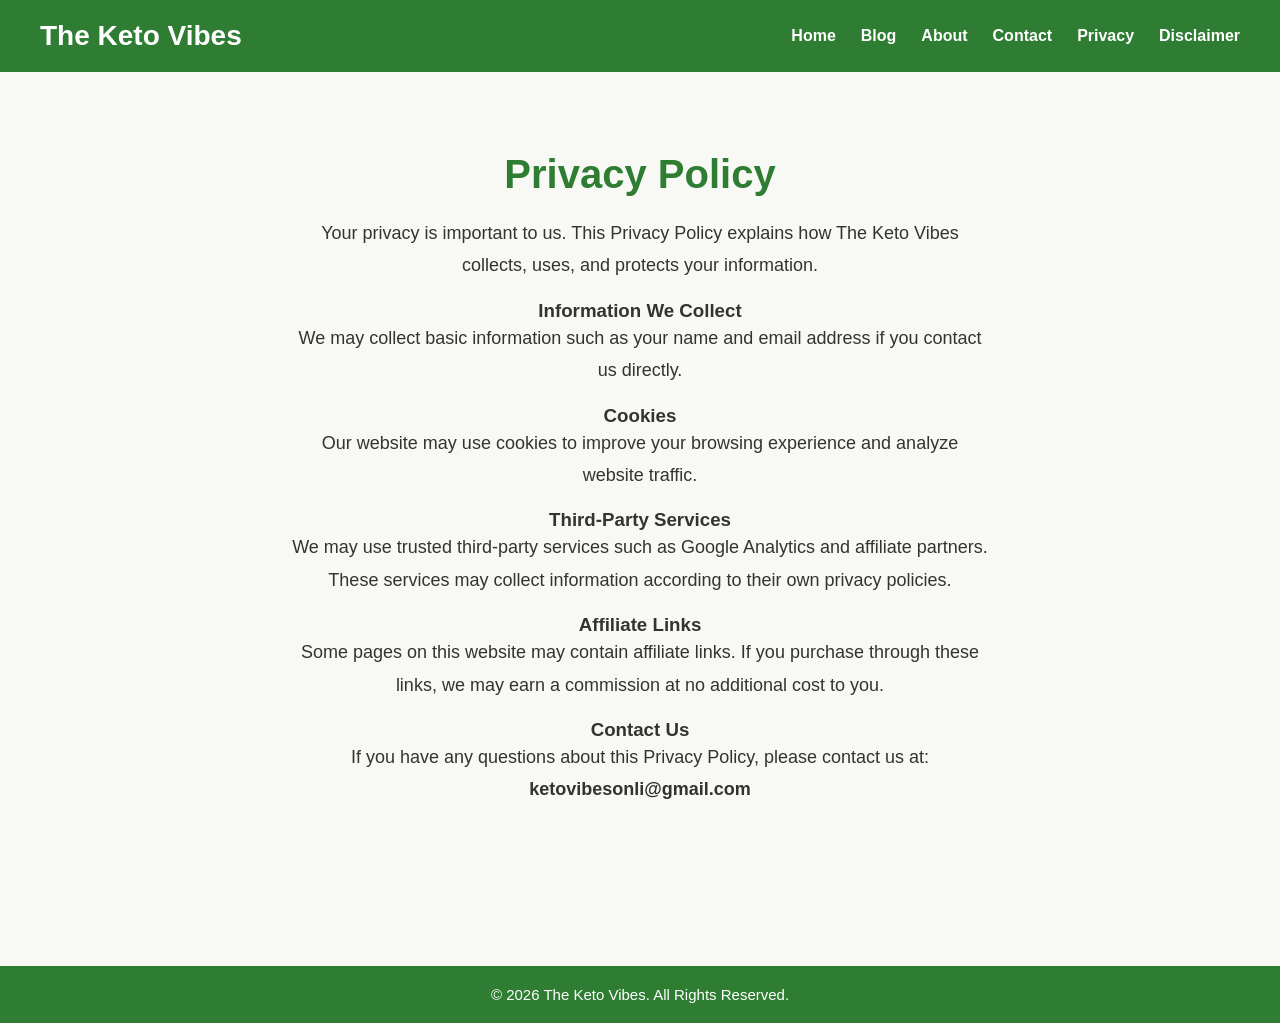
<file: privacy-policy.html>
<!DOCTYPE html>
<html lang="en">

<head>
    <meta charset="UTF-8">
    <meta name="viewport" content="width=device-width, initial-scale=1.0">
    <title>Privacy Policy - The Keto Vibes</title>

    <link rel="stylesheet" href="style.css">
</head>

<body>

    <header>
        <div class="logo">
            <h1>The Keto Vibes</h1>
        </div>

        <nav>
            <ul>
                <li><a href="index.html">Home</a></li>
                <li><a href="blog.html">Blog</a></li>
                <li><a href="about.html">About</a></li>
                <li><a href="contact.html">Contact</a></li>
                <li><a href="privacy-policy.html">Privacy</a></li>
                <li><a href="disclaimer.html">Disclaimer</a></li>
            </ul>
        </nav>
    </header>

    <main>

        <section class="hero">

            <h2>Privacy Policy</h2>

            <p>
                Your privacy is important to us. This Privacy Policy explains
                how The Keto Vibes collects, uses, and protects your information.
            </p>

            <br>

            <h3>Information We Collect</h3>

            <p>
                We may collect basic information such as your name and email
                address if you contact us directly.
            </p>

            <br>

            <h3>Cookies</h3>

            <p>
                Our website may use cookies to improve your browsing experience
                and analyze website traffic.
            </p>

            <br>

            <h3>Third-Party Services</h3>

            <p>
                We may use trusted third-party services such as Google Analytics
                and affiliate partners. These services may collect information
                according to their own privacy policies.
            </p>

            <br>

            <h3>Affiliate Links</h3>

            <p>
                Some pages on this website may contain affiliate links. If you
                purchase through these links, we may earn a commission at no
                additional cost to you.
            </p>

            <br>

            <h3>Contact Us</h3>

            <p>
                If you have any questions about this Privacy Policy, please
                contact us at:
            </p>

            <p><strong>ketovibesonli@gmail.com</strong></p>

        </section>

    </main>

    <footer>
        <p>&copy; 2026 The Keto Vibes. All Rights Reserved.</p>
    </footer>

</body>

</html>
</file>
<file: style.css>
* {
    margin: 0;
    padding: 0;
    box-sizing: border-box;
}

body {
    font-family: Arial, sans-serif;
    background: #f8f9f5;
    color: #333;
}

/* Header */

header {
    background: #2e7d32;
    color: white;
    padding: 20px 40px;
    display: flex;
    justify-content: space-between;
    align-items: center;
}

.logo h1 {
    font-size: 28px;
}

nav ul {
    list-style: none;
    display: flex;
    gap: 25px;
}

nav a {
    color: white;
    text-decoration: none;
    font-weight: bold;
}

nav a:hover {
    color: #ffe082;
}

/* Hero Section */

.hero {
    text-align: center;
    padding: 80px 20px;
}

.hero h2 {
    font-size: 40px;
    color: #2e7d32;
    margin-bottom: 20px;
}

.hero p {
    font-size: 18px;
    max-width: 700px;
    margin: auto;
    line-height: 1.8;
}

/* Footer */

footer {
    background: #2e7d32;
    color: white;
    text-align: center;
    padding: 20px;
    margin-top: 80px;
}

footer p {
    font-size: 15px;
}
/* Hero Button */
.btn {
    display: inline-block;
    background: #2e7d32;
    color: white;
    padding: 14px 30px;
    text-decoration: none;
    font-size: 18px;
    font-weight: bold;
    border-radius: 8px;
    transition: 0.3s;
}

.btn:hover {
    background: #1b5e20;
}
/* ===== Features Section ===== */

.features {
    display: flex;
    justify-content: center;
    gap: 30px;
    padding: 50px 30px;
    flex-wrap: wrap;
}
.posts {
    display: flex;
    justify-content: center;
    gap: 30px;
    padding: 50px 30px;
    flex-wrap: wrap;
}
.feature-card {
    background: white;
    width: 300px;
    box-sizing: border-box;
    padding: 30px;
    border-radius: 12px;
    text-align: center;
    box-shadow: 0 5px 15px rgba(0,0,0,0.1);
    transition: 0.3s;
}
.feature-link {
    text-decoration: none;
    color: inherit;
    display: block;
}

.feature-link:hover {
    transform: translateY(-3px);
}
.feature-card:hover {
    transform: translateY(-8px);
}
.section-title {
    text-align: center;
    color: #2e7d32;
    font-size: 26px;
    font-weight: 700;
    margin: 5px 0 30px;
}
.feature-card h3 {
    color: #2e7d32;
    margin-bottom: 15px;
}

.feature-card p {
    line-height: 1.7;
    color: #555;
}
/* =========================
   Mobile Responsive
========================= */

@media (max-width:768px){

header{
    flex-direction:column;
    padding:20px;
}

.logo h1{
    text-align:center;
    margin-bottom:20px;
}

nav ul{
    flex-wrap:wrap;
    justify-content:center;
    gap:15px;
}

.hero h2{
    font-size:32px;
}

.hero p{
    font-size:18px;
}

.features{
    flex-direction:column;
    align-items:center;
}

.feature-card{
    width:90%;
}

}
/* ===========================
   Mobile Responsive Design
=========================== */

@media (max-width: 768px) {

header{
    flex-direction: column;
    padding:20px;
    gap:20px;
}

.logo h1{
    font-size:18px;
    text-align:center;
}

nav ul{
    flex-wrap:wrap;
    justify-content:center;
    gap:12px;
}

nav a{
    font-size:15px;
}

.hero h2{
    font-size:34px;
}

.hero p{
    font-size:18px;
}

.features{
    grid-template-columns:1fr;
}

.feature-card{
    margin-bottom:20px;
}

}
/* ===========================
   Footer Links
=========================== */

footer a{
    color:white;
    text-decoration:none;
    margin:0 8px;
    font-weight:bold;
}

footer a:hover{
text-decoration: underline;
}

/* ==========================
Featured Articles Section
========================== */

.featured-posts {
    padding: 70px 10%;
    background: #f8f9fa;
    text-align: center;
}

.featured-posts h2 {
    font-size: 2rem;
    color: #2e7d32;
    margin-bottom: 40px;
}

.posts-grid {
    display: grid;
    grid-template-columns: repeat(auto-fit, minmax(280px, 1fr));
    gap: 30px;
}

.post-card {
    background: #ffffff;
    width: 300px;
    box-sizing: border-box;
    padding: 30px;
    border-radius: 12px;
    box-shadow: 0 8px 20px rgba(0,0,0,0.08);
    transition: transform 0.3s ease, box-shadow 0.3s ease;
}

.post-card:hover {
    transform: translateY(-8px);
    box-shadow: 0 12px 25px rgba(0,0,0,0.15);
}

.post-card h3 {
    color: #2e7d32;
    margin-bottom: 15px;
}

.post-card p {
    color: #555;
    line-height: 1.6;
    margin-bottom: 20px;
}

.post-card a {
    color: #2e7d32;
    text-decoration: none;
    font-weight: bold;
}

.post-card a:hover {
    text-decoration: underline;
}
/* ==========================
   Article Page
========================== */

.article-page {
    max-width: 900px;
    margin: 60px auto;
    padding: 0 20px;
}

.article-header {
    text-align: center;
    margin-bottom: 40px;
}

.article-header h1 {
    font-size: 2.5rem;
    color: #2e7d32;
    margin-bottom: 15px;
}

.article-meta {
    color: #777;
    font-size: 0.95rem;
}

.article-content {
    background: #fff;
    padding: 40px;
    border-radius: 12px;
    box-shadow: 0 8px 20px rgba(0,0,0,0.08);
    line-height: 1.9;
    font-size: 18px;
    color: #444;
}

.article-content h2 {
    color: #2e7d32;
    margin-top: 40px;
    margin-bottom: 15px;
}

.article-content h3 {
    color: #388e3c;
    margin-top: 30px;
}

.article-content p {
    margin-bottom: 20px;
}

.article-content ul,
.article-content ol {
    margin: 20px 0;
    padding-left: 30px;
    text-align: left;
}

.article-content li {
    margin-bottom: 10px;
    text-align: left;
}

.article-content img {
    width: 100%;
    border-radius: 12px;
    margin: 30px 0;
}
.featured-image {
    display: block;
    width: 100%;
    max-width: 100%;
    height: auto;
    border-radius: 12px;
    margin: 20px auto 30px;
}

.article-intro{
    background:#f4f9f4;
    border-left:5px solid #2e7d32;
    padding:20px;
    margin-bottom:35px;
    border-radius:8px;
}

.article-intro p{
    margin:0;
    font-size:18px;
}
.table-of-contents{
    background:#f8f8f8;
    border:1px solid #ddd;
    border-radius:10px;
    padding:20px;
    margin-bottom:35px;
}

.table-of-contents h3{
    margin-top:0;
    color:#2e7d32;
}

.table-of-contents ul{
    margin:15px 0 0;
    padding-left:20px;
}

.table-of-contents li{
    margin-bottom:10px;
}

.table-of-contents a{
    color:#2e7d32;
    text-decoration:none;
    font-weight:500;
}

.table-of-contents a:hover{
    text-decoration:underline;
}
.recommended-box{
background:#eef8ee;
border:2px solid #2e7d32;
padding:30px;
border-radius:12px;
margin-top:50px;
text-align:center;
}

.recommended-box h2{
color:#2e7d32;
margin-bottom:15px;
}

.recommended-box p{
font-size:18px;
margin-bottom:25px;
line-height:1.7;
}

.recommend-btn{
display:inline-block;
background:#2e7d32;
color:white;
padding:14px 28px;
border-radius:8px;
text-decoration:none;
font-weight:bold;
transition:.3s;
}

.recommend-btn:hover{
background:#1b5e20;
}
/* ==========================
Trust Section
========================== */

.trust-section{
padding:70px 10%;
text-align:center;
background:#ffffff;
}

.trust-section h2{
font-size:2rem;
color:#2e7d32;
margin-bottom:40px;
}

.trust-grid{
display:grid;
grid-template-columns:repeat(auto-fit,minmax(220px,1fr));
gap:25px;
}

.trust-card{
background:#f8f9f5;
padding:25px;
border-radius:12px;
box-shadow:0 4px 12px rgba(0,0,0,0.08);
}

.trust-card h3{
color:#2e7d32;
margin-bottom:12px;
}

.trust-card p{
line-height:1.7;
color:#555;
}
.featured-image {
    display: block;
    width: 100%;
    max-width: 100%;
    height: auto;
    border-radius: 12px;
    margin: 20px auto 30px;
}/* Advanced Amino CTA Button */
.cta-button {
    display: inline-block;
    background-color: #2e7d32;
    color: #ffffff;
    padding: 14px 28px;
    font-size: 17px;
    font-weight: 700;
    text-decoration: none;
    border-radius: 8px;
    margin-top: 15px;
    transition: background-color 0.2s ease, transform 0.2s ease;
}

.cta-button:hover {
    background-color: #256628;
    color: #ffffff;
    transform: translateY(-2px);
}
</file>
